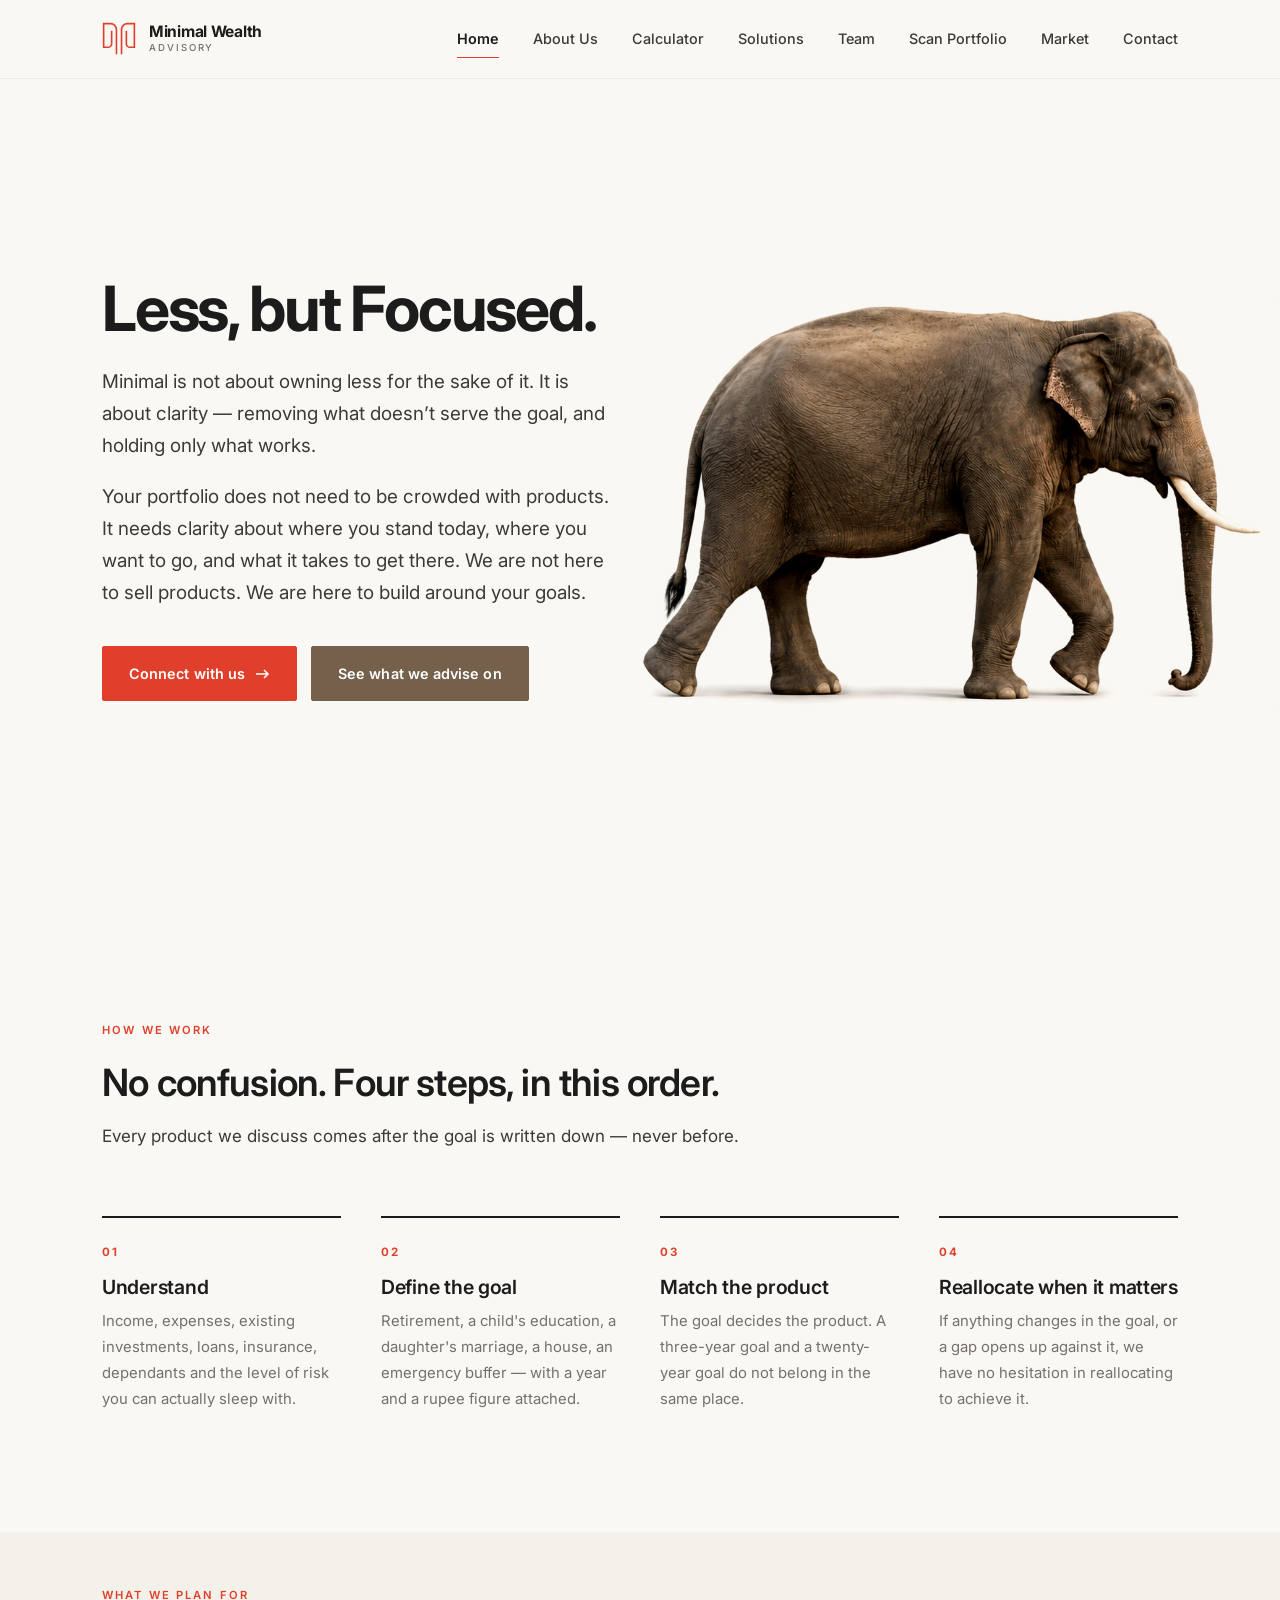
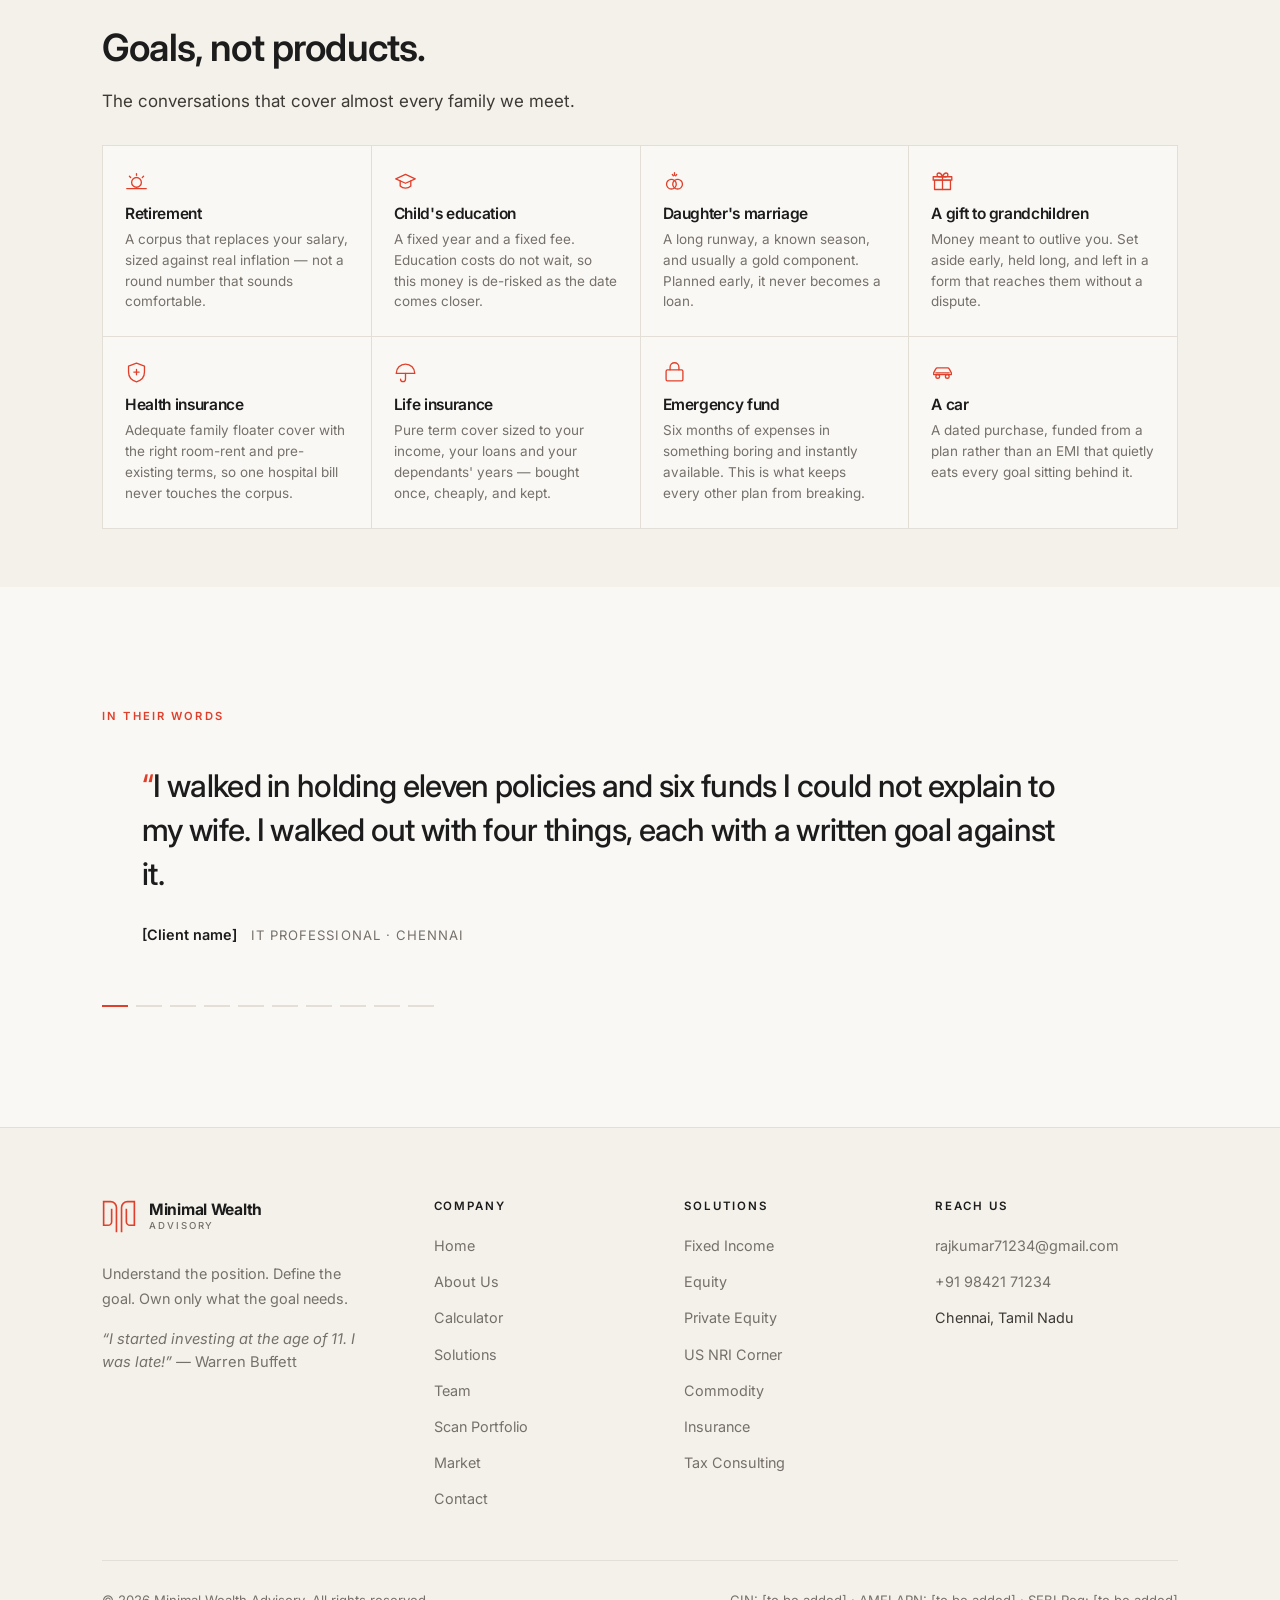
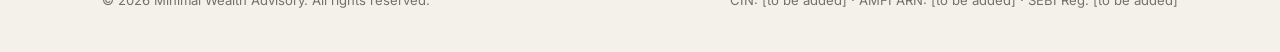
<file: index.html>
<!DOCTYPE html>
<html lang="en">
<head>
<meta charset="utf-8">
<meta name="viewport" content="width=device-width, initial-scale=1">
<title>Minimal Wealth Advisory — Fewer decisions. Better outcomes.</title>
<meta name="description" content="Minimal Wealth Advisory helps you understand your financial position and park your money in only what your goal actually requires — mutual funds, PMS, bonds, AIF, SIF and insurance.">
<link rel="icon" href="favicon.svg" type="image/svg+xml">
<link rel="preconnect" href="https://fonts.googleapis.com">
<link rel="preconnect" href="https://fonts.gstatic.com" crossorigin>
<link href="https://fonts.googleapis.com/css2?family=Inter:wght@400;500;600;700&display=swap" rel="stylesheet">
<link rel="stylesheet" href="assets/css/style.css?v=20260902n">
</head>
<body>

<header class="site-header">
  <div class="shell site-header__inner">
    <a class="logo" href="index.html" aria-label="Minimal Wealth Advisory — home">
      <svg class="logo__mark" viewBox="58 68 187 187" aria-hidden="true" fill="none" stroke="#E0402B" stroke-width="9" stroke-linecap="butt" stroke-linejoin="miter">
        <path d="M111 116V187A20 20 0 0 1 91 207H67V77h38A32.5 32.5 0 0 1 137.5 109.5V246"/>
        <path d="M192 116V187A20 20 0 0 0 212 207h24V77h-38A32.5 32.5 0 0 0 165.5 109.5V246"/>
      </svg>
      <span class="logo__text">
        <span class="logo__name">Minimal Wealth</span>
        <span class="logo__sub">Advisory</span>
      </span>
    </a>
    <button class="nav-toggle" aria-expanded="false" aria-controls="primary-nav" aria-label="Open menu">
      <span></span><span></span><span></span>
    </button>
    <nav class="nav" id="primary-nav">
      <a href="index.html" aria-current="page">Home</a>
      <a href="about.html">About Us</a>
      <a href="calculator.html">Calculator</a>
      <a href="solutions.html">Solutions</a>
      <a href="team.html">Team</a>
      <a href="scan.html">Scan Portfolio</a>
      <a href="market.html">Market</a>
      <a href="contact.html">Contact</a>
    </nav>
  </div>
</header>

<main>

  <!-- ================================================================ hero -->
  <section class="hero">
    <div class="hero__media" aria-hidden="true">
      <img src="assets/img/hero-blend.jpg" alt="">
    </div>

    <div class="shell">
      <div class="hero__top">
        <div class="hero__text">
          <h1 class="display balance">Less, but Focused.</h1>
          <p class="lead">
            Minimal is not about owning less for the sake of it. It is about clarity &mdash;
            removing what doesn&rsquo;t serve the goal, and holding only what works.
          </p>
          <p class="lead">
            Your portfolio does not need to be crowded with products. It needs clarity about
            where you stand today, where you want to go, and what it takes to get there.
            We are not here to sell products. We are here to build around your goals.
          </p>
          <div class="hero__actions">
            <a class="btn btn--accent" href="contact.html">Connect with us
              <svg class="btn__arrow" width="15" height="10" viewBox="0 0 15 10" fill="none" stroke="currentColor" stroke-width="1.6" aria-hidden="true"><path d="M1 5h12M9 1l4 4-4 4"/></svg>
            </a>
            <a class="btn btn--brown" href="solutions.html">See what we advise on</a>
          </div>
        </div>
      </div>

    </div>
  </section>


  <!-- ============================================================== steps -->
  <section class="section">
    <div class="shell">
      <div class="sec-head reveal">
        <span class="eyebrow">How we work</span>
        <h2 class="h2 balance">No confusion. Four steps, in this order.</h2>
        <p>Every product we discuss comes after the goal is written down — never before.</p>
      </div>

      <div class="steps reveal">
        <div class="step">
          <span class="step__num">01</span>
          <h3 class="h3">Understand</h3>
          <p>Income, expenses, existing investments, loans, insurance, dependants and the level of risk you can actually sleep with.</p>
        </div>
        <div class="step">
          <span class="step__num">02</span>
          <h3 class="h3">Define the goal</h3>
          <p>Retirement, a child's education, a daughter's marriage, a house, an emergency buffer — with a year and a rupee figure attached.</p>
        </div>
        <div class="step">
          <span class="step__num">03</span>
          <h3 class="h3">Match the product</h3>
          <p>The goal decides the product. A three-year goal and a twenty-year goal do not belong in the same place.</p>
        </div>
        <div class="step">
          <span class="step__num">04</span>
          <h3 class="h3">Reallocate when it matters</h3>
          <p>If anything changes in the goal, or a gap opens up against it, we have no hesitation in reallocating to achieve it.</p>
        </div>
      </div>
    </div>
  </section>


  <!-- ============================================================== goals -->
  <section class="section section--alt section--fit">
    <div class="shell">
      <div class="sec-head reveal">
        <span class="eyebrow">What we plan for</span>
        <h2 class="h2 balance">Goals, not products.</h2>
        <p>The conversations that cover almost every family we meet.</p>
      </div>

      <div class="goals goals--4 reveal">
        <div class="goal">
          <svg class="goal__icon" viewBox="0 0 26 26" fill="none" stroke="currentColor" stroke-width="1.5" stroke-linecap="round" aria-hidden="true">
            <circle cx="13" cy="14" r="5.5"/><path d="M2 21h22"/><path d="M13 4v2M5 7l1.4 1.4M21 7l-1.4 1.4"/>
          </svg>
          <h3>Retirement</h3>
          <p>A corpus that replaces your salary, sized against real inflation — not a round number that sounds comfortable.</p>
        </div>
        <div class="goal">
          <svg class="goal__icon" viewBox="0 0 26 26" fill="none" stroke="currentColor" stroke-width="1.5" stroke-linecap="round" stroke-linejoin="round" aria-hidden="true">
            <path d="M2 10l11-5 11 5-11 5-11-5z"/><path d="M7 12.2V18s2.5 2.5 6 2.5 6-2.5 6-2.5v-5.8"/>
          </svg>
          <h3>Child's education</h3>
          <p>A fixed year and a fixed fee. Education costs do not wait, so this money is de-risked as the date comes closer.</p>
        </div>
        <div class="goal">
          <svg class="goal__icon" viewBox="0 0 26 26" fill="none" stroke="currentColor" stroke-width="1.5" aria-hidden="true">
            <circle cx="9.5" cy="16" r="5.5"/><circle cx="16.5" cy="16" r="5.5"/><path d="M13 3v3M10.5 5l1.2 1.6M15.5 5l-1.2 1.6" stroke-linecap="round"/>
          </svg>
          <h3>Daughter's marriage</h3>
          <p>A long runway, a known season, and usually a gold component. Planned early, it never becomes a loan.</p>
        </div>
        <div class="goal">
          <svg class="goal__icon" viewBox="0 0 26 26" fill="none" stroke="currentColor" stroke-width="1.5" stroke-linecap="round" stroke-linejoin="round" aria-hidden="true">
            <path d="M4 11.5h18v10.5H4z"/><path d="M2.5 7.6h21v3.9h-21z"/><path d="M13 7.6V22"/>
            <path d="M13 7.6S11.4 3.4 9 3.4a2.1 2.1 0 0 0 0 4.2zM13 7.6s1.6-4.2 4-4.2a2.1 2.1 0 0 1 0 4.2z"/>
          </svg>
          <h3>A gift to grandchildren</h3>
          <p>Money meant to outlive you. Set aside early, held long, and left in a form that reaches them without a dispute.</p>
        </div>
        <div class="goal">
          <svg class="goal__icon" viewBox="0 0 26 26" fill="none" stroke="currentColor" stroke-width="1.5" stroke-linecap="round" stroke-linejoin="round" aria-hidden="true">
            <path d="M13 2.5l9 3.2v6.8c0 6-4 9.6-9 11-5-1.4-9-5-9-11V5.7l9-3.2z"/><path d="M13 9.5v6M10 12.5h6"/>
          </svg>
          <h3>Health insurance</h3>
          <p>Adequate family floater cover with the right room-rent and pre-existing terms, so one hospital bill never touches the corpus.</p>
        </div>
        <div class="goal">
          <svg class="goal__icon" viewBox="0 0 26 26" fill="none" stroke="currentColor" stroke-width="1.5" stroke-linecap="round" stroke-linejoin="round" aria-hidden="true">
            <path d="M2.5 14a10.5 10.5 0 0 1 21 0z"/><path d="M13 14v6.5a2.8 2.8 0 0 1-5.6 0"/>
          </svg>
          <h3>Life insurance</h3>
          <p>Pure term cover sized to your income, your loans and your dependants' years — bought once, cheaply, and kept.</p>
        </div>
        <div class="goal">
          <svg class="goal__icon" viewBox="0 0 26 26" fill="none" stroke="currentColor" stroke-width="1.5" stroke-linecap="round" stroke-linejoin="round" aria-hidden="true">
            <rect x="3.5" y="10" width="19" height="12.5" rx="1.5"/><path d="M8 10V7a5 5 0 0 1 10 0v3"/>
          </svg>
          <h3>Emergency fund</h3>
          <p>Six months of expenses in something boring and instantly available. This is what keeps every other plan from breaking.</p>
        </div>
        <div class="goal">
          <svg class="goal__icon" viewBox="0 0 26 26" fill="none" stroke="currentColor" stroke-width="1.5" stroke-linecap="round" stroke-linejoin="round" aria-hidden="true">
            <path d="M3 15.4v-2l2.4-4.5A2 2 0 0 1 7.2 7.8h11.6a2 2 0 0 1 1.8 1.1l2.4 4.5v2z"/>
            <path d="M5.4 13.4h15.2"/>
            <circle cx="7.6" cy="17.4" r="2.1"/><circle cx="18.4" cy="17.4" r="2.1"/>
          </svg>
          <h3>A car</h3>
          <p>A dated purchase, funded from a plan rather than an EMI that quietly eats every goal sitting behind it.</p>
        </div>
      </div>
    </div>
  </section>


  <!-- ======================================================= testimonial -->
  <section class="section">
    <div class="shell">
      <span class="eyebrow reveal">In their words</span>

      <!-- SAMPLE COPY — replace with real, permissioned client quotes before launch -->
      <div class="trot reveal" id="trot" aria-live="polite">
        <blockquote class="trot__item is-active">
          <p><span class="quote__mark">&ldquo;</span>I walked in holding eleven policies and six funds I could not explain to my wife. I walked out with four things, each with a written goal against it.</p>
          <footer class="trot__who"><span class="trot__name">[Client name]</span><span class="trot__meta">IT professional &middot; Chennai</span></footer>
        </blockquote>
        <blockquote class="trot__item">
          <p><span class="quote__mark">&ldquo;</span>My daughter&rsquo;s fees are due in 2031. That number is now written on a sheet with the exact SIP against it. I stopped checking the market every morning.</p>
          <footer class="trot__who"><span class="trot__name">[Client name]</span><span class="trot__meta">Doctor &middot; Coimbatore</span></footer>
        </blockquote>
        <blockquote class="trot__item">
          <p><span class="quote__mark">&ldquo;</span>I asked about PMS because a friend had one. I was told plainly that my emergency fund and term cover were missing, and that PMS made no sense until they were in place.</p>
          <footer class="trot__who"><span class="trot__name">[Client name]</span><span class="trot__meta">Business owner &middot; Madurai</span></footer>
        </blockquote>
        <blockquote class="trot__item">
          <p><span class="quote__mark">&ldquo;</span>The health policy I had was capping room rent at one percent. I did not know what that meant until it was explained with an actual hospital bill. We fixed it in a fortnight.</p>
          <footer class="trot__who"><span class="trot__name">[Client name]</span><span class="trot__meta">Schoolteacher &middot; Salem</span></footer>
        </blockquote>
        <blockquote class="trot__item">
          <p><span class="quote__mark">&ldquo;</span>My daughter&rsquo;s wedding is eight years away. There is a plan for it now, with a gold component, and I am not going to have to take a loan for it.</p>
          <footer class="trot__who"><span class="trot__name">[Client name]</span><span class="trot__meta">Retired banker &middot; Trichy</span></footer>
        </blockquote>
        <blockquote class="trot__item">
          <p><span class="quote__mark">&ldquo;</span>What I appreciated was the review call after the March fall. No panic, no new product, no &ldquo;opportunity&rdquo;. Just a look at the gap to goal.</p>
          <footer class="trot__who"><span class="trot__name">[Client name]</span><span class="trot__meta">Senior manager &middot; Bengaluru</span></footer>
        </blockquote>
        <blockquote class="trot__item">
          <p><span class="quote__mark">&ldquo;</span>I am an NRI and paperwork was my main fear. Onboarding, nominations and the tax questions were all handled properly the first time.</p>
          <footer class="trot__who"><span class="trot__name">[Client name]</span><span class="trot__meta">Engineer &middot; Dubai</span></footer>
        </blockquote>
        <blockquote class="trot__item">
          <p><span class="quote__mark">&ldquo;</span>My retirement number was a round figure I had picked because it sounded nice. It got recalculated against real inflation and my actual expenses.</p>
          <footer class="trot__who"><span class="trot__name">[Client name]</span><span class="trot__meta">Manufacturing executive &middot; Hosur</span></footer>
        </blockquote>
        <blockquote class="trot__item">
          <p><span class="quote__mark">&ldquo;</span>The cost of every product was shown to me in rupees per year, not in percentages. Nobody had ever done that before. It changed two of my decisions immediately.</p>
          <footer class="trot__who"><span class="trot__name">[Client name]</span><span class="trot__meta">Consultant &middot; Chennai</span></footer>
        </blockquote>
        <blockquote class="trot__item">
          <p><span class="quote__mark">&ldquo;</span>When my income changed, the plan changed with it the same month. No lecture, no delay &mdash; just a reallocation and a new number to aim at.</p>
          <footer class="trot__who"><span class="trot__name">[Client name]</span><span class="trot__meta">Architect &middot; Pondicherry</span></footer>
        </blockquote>
      </div>

      <div class="trot__dots" id="trot-dots"></div>
    </div>
  </section>

  <!-- ================================================================ cta -->

</main>

<footer class="site-footer">
  <div class="shell footer">
    <div class="footer__top">
      <div>
        <a class="logo" href="index.html">
          <svg class="logo__mark" viewBox="58 68 187 187" aria-hidden="true" fill="none" stroke="#E0402B" stroke-width="9" stroke-linecap="butt" stroke-linejoin="miter">
        <path d="M111 116V187A20 20 0 0 1 91 207H67V77h38A32.5 32.5 0 0 1 137.5 109.5V246"/>
        <path d="M192 116V187A20 20 0 0 0 212 207h24V77h-38A32.5 32.5 0 0 0 165.5 109.5V246"/>
      </svg>
          <span class="logo__text">
            <span class="logo__name">Minimal Wealth</span>
            <span class="logo__sub">Advisory</span>
          </span>
        </a>
        <p class="footer__tag">Understand the position. Define the goal. Own only what the goal needs.</p>
        <p class="footer__quote">&ldquo;I started investing at the age of 11. I was late!&rdquo; &mdash; <cite>Warren Buffett</cite></p>
      </div>
      <div>
        <h4>Company</h4>
        <ul>
          <li><a href="index.html">Home</a></li>
          <li><a href="about.html">About Us</a></li>
          <li><a href="calculator.html">Calculator</a></li>
          <li><a href="solutions.html">Solutions</a></li>
          <li><a href="team.html">Team</a></li>
          <li><a href="scan.html">Scan Portfolio</a></li>
          <li><a href="market.html">Market</a></li>
          <li><a href="contact.html">Contact</a></li>
        </ul>
      </div>
      <div>
        <h4>Solutions</h4>
        <ul>
          <li><a href="solutions.html#fixed-income">Fixed Income</a></li>
          <li><a href="solutions.html#equity">Equity</a></li>
          <li><a href="solutions.html#private-equity">Private Equity</a></li>
          <li><a href="solutions.html#us-nri">US NRI Corner</a></li>
          <li><a href="solutions.html#commodity">Commodity</a></li>
          <li><a href="solutions.html#insurance">Insurance</a></li>
          <li><a href="solutions.html#tax">Tax Consulting</a></li>
        </ul>
      </div>
      <div>
        <h4>Reach us</h4>
        <ul>
          <li><a href="mailto:rajkumar71234@gmail.com">rajkumar71234@gmail.com</a></li>
          <li><a href="tel:+919842171234">+91 98421 71234</a></li>
          <li>Chennai, Tamil Nadu</li>
        </ul>
      </div>
    </div>

    <div class="footer__bottom">
      <span>&copy; <span data-year>2026</span> Minimal Wealth Advisory. All rights reserved.</span>
      <span>CIN: [to be added] &middot; AMFI ARN: [to be added] &middot; SEBI Reg: [to be added]</span>
    </div>

  </div>
</footer>

<script src="assets/js/main.js?v=20260902n"></script>
</body>
</html>
</file>
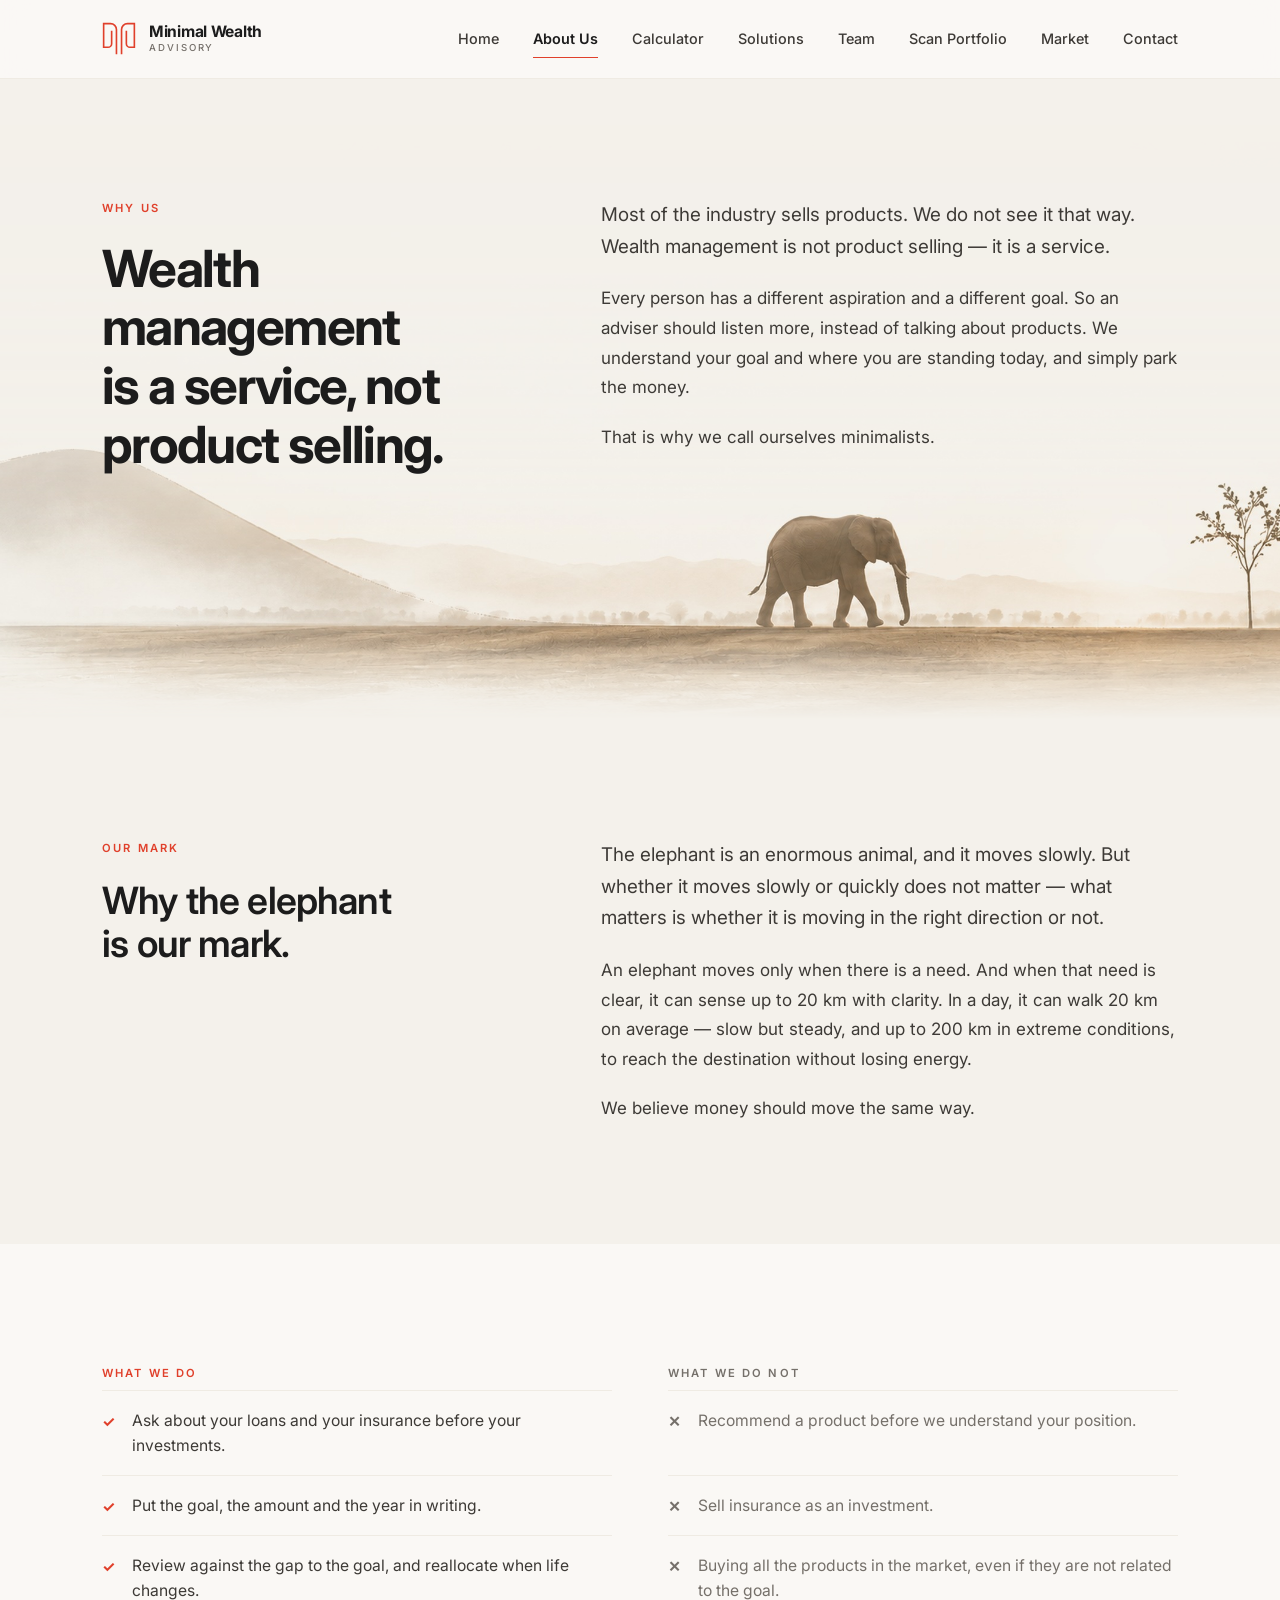
<file: about.html>
<!DOCTYPE html>
<html lang="en">
<head>
<meta charset="utf-8">
<meta name="viewport" content="width=device-width, initial-scale=1">
<title>About Us — Minimal Wealth Advisory</title>
<meta name="description" content="Minimal Wealth Advisory begins with your financial position, writes the goal down before recommending anything, and keeps the list short enough that you can explain every line of it yourself.">
<link rel="icon" href="favicon.svg" type="image/svg+xml">
<link rel="preconnect" href="https://fonts.googleapis.com">
<link rel="preconnect" href="https://fonts.gstatic.com" crossorigin>
<link href="https://fonts.googleapis.com/css2?family=Inter:wght@400;500;600;700&display=swap" rel="stylesheet">
<link rel="stylesheet" href="assets/css/style.css?v=20260902n">
</head>
<body>

<header class="site-header">
  <div class="shell site-header__inner">
    <a class="logo" href="index.html" aria-label="Minimal Wealth Advisory — home">
      <svg class="logo__mark" viewBox="58 68 187 187" aria-hidden="true" fill="none" stroke="#E0402B" stroke-width="9" stroke-linecap="butt" stroke-linejoin="miter">
        <path d="M111 116V187A20 20 0 0 1 91 207H67V77h38A32.5 32.5 0 0 1 137.5 109.5V246"/>
        <path d="M192 116V187A20 20 0 0 0 212 207h24V77h-38A32.5 32.5 0 0 0 165.5 109.5V246"/>
      </svg>
      <span class="logo__text">
        <span class="logo__name">Minimal Wealth</span>
        <span class="logo__sub">Advisory</span>
      </span>
    </a>
    <button class="nav-toggle" aria-expanded="false" aria-controls="primary-nav" aria-label="Open menu">
      <span></span><span></span><span></span>
    </button>
    <nav class="nav" id="primary-nav">
      <a href="index.html">Home</a>
      <a href="about.html" aria-current="page">About Us</a>
      <a href="calculator.html">Calculator</a>
      <a href="solutions.html">Solutions</a>
      <a href="team.html">Team</a>
      <a href="scan.html">Scan Portfolio</a>
      <a href="market.html">Market</a>
      <a href="contact.html">Contact</a>
    </nav>
  </div>
</header>

<main>

  <!-- ============================================================= why us -->
  <section class="section section--why">
    <div class="wband" aria-hidden="true"><img src="assets/img/why-band.jpg" alt=""></div>
    <div class="shell grid grid--split">
      <div class="reveal">
        <span class="eyebrow">Why us</span>
        <h1 class="h1 balance">Wealth management is a service, not product selling.</h1>
      </div>
      <div class="reveal">
        <p class="lead">
          Most of the industry sells products. We do not see it that way. Wealth management is not
          product selling &mdash; it is a service.
        </p>
        <p>
          Every person has a different aspiration and a different goal. So an adviser should listen
          more, instead of talking about products. We understand your goal and where you are
          standing today, and simply park the money.
        </p>
        <p>
          That is why we call ourselves minimalists.
        </p>
      </div>
    </div>
  </section>

  <!-- =========================================================== our mark -->
  <section class="section section--alt">
    <div class="shell grid grid--split">
      <div class="reveal">
        <span class="eyebrow">Our mark</span>
        <h2 class="h2 balance">Why the elephant is our mark.</h2>
      </div>
      <div class="reveal">
        <p class="lead">
          The elephant is an enormous animal, and it moves slowly. But whether it moves slowly
          or quickly does not matter &mdash; what matters is whether it is moving in the right
          direction or not.
        </p>
        <p>
          An elephant moves only when there is a need. And when that need is clear, it can sense
          up to 20&nbsp;km with clarity. In a day, it can walk 20&nbsp;km on average &mdash; slow but
          steady, and up to 200&nbsp;km in extreme conditions, to reach the destination without
          losing energy.
        </p>
        <p>
          We believe money should move the same way.
        </p>
      </div>
    </div>
  </section>

  <!-- ======================================================== do / do not -->
  <section class="section">
    <div class="shell">
      <div class="pledges reveal">
        <span class="eyebrow">What we do</span>
        <span class="eyebrow eyebrow--muted">What we do not</span>

        <p class="pl pl--do">Ask about your loans and your insurance before your investments.</p>
        <p class="pl pl--dont">Recommend a product before we understand your position.</p>

        <p class="pl pl--do">Put the goal, the amount and the year in writing.</p>
        <p class="pl pl--dont">Sell insurance as an investment.</p>

        <p class="pl pl--do">Review against the gap to the goal, and reallocate when life changes.</p>
        <p class="pl pl--dont">Buying all the products in the market, even if they are not related to the goal.</p>
      </div>
    </div>
  </section>

</main>



<script src="assets/js/main.js?v=20260902n"></script>
</body>
</html>
</file>
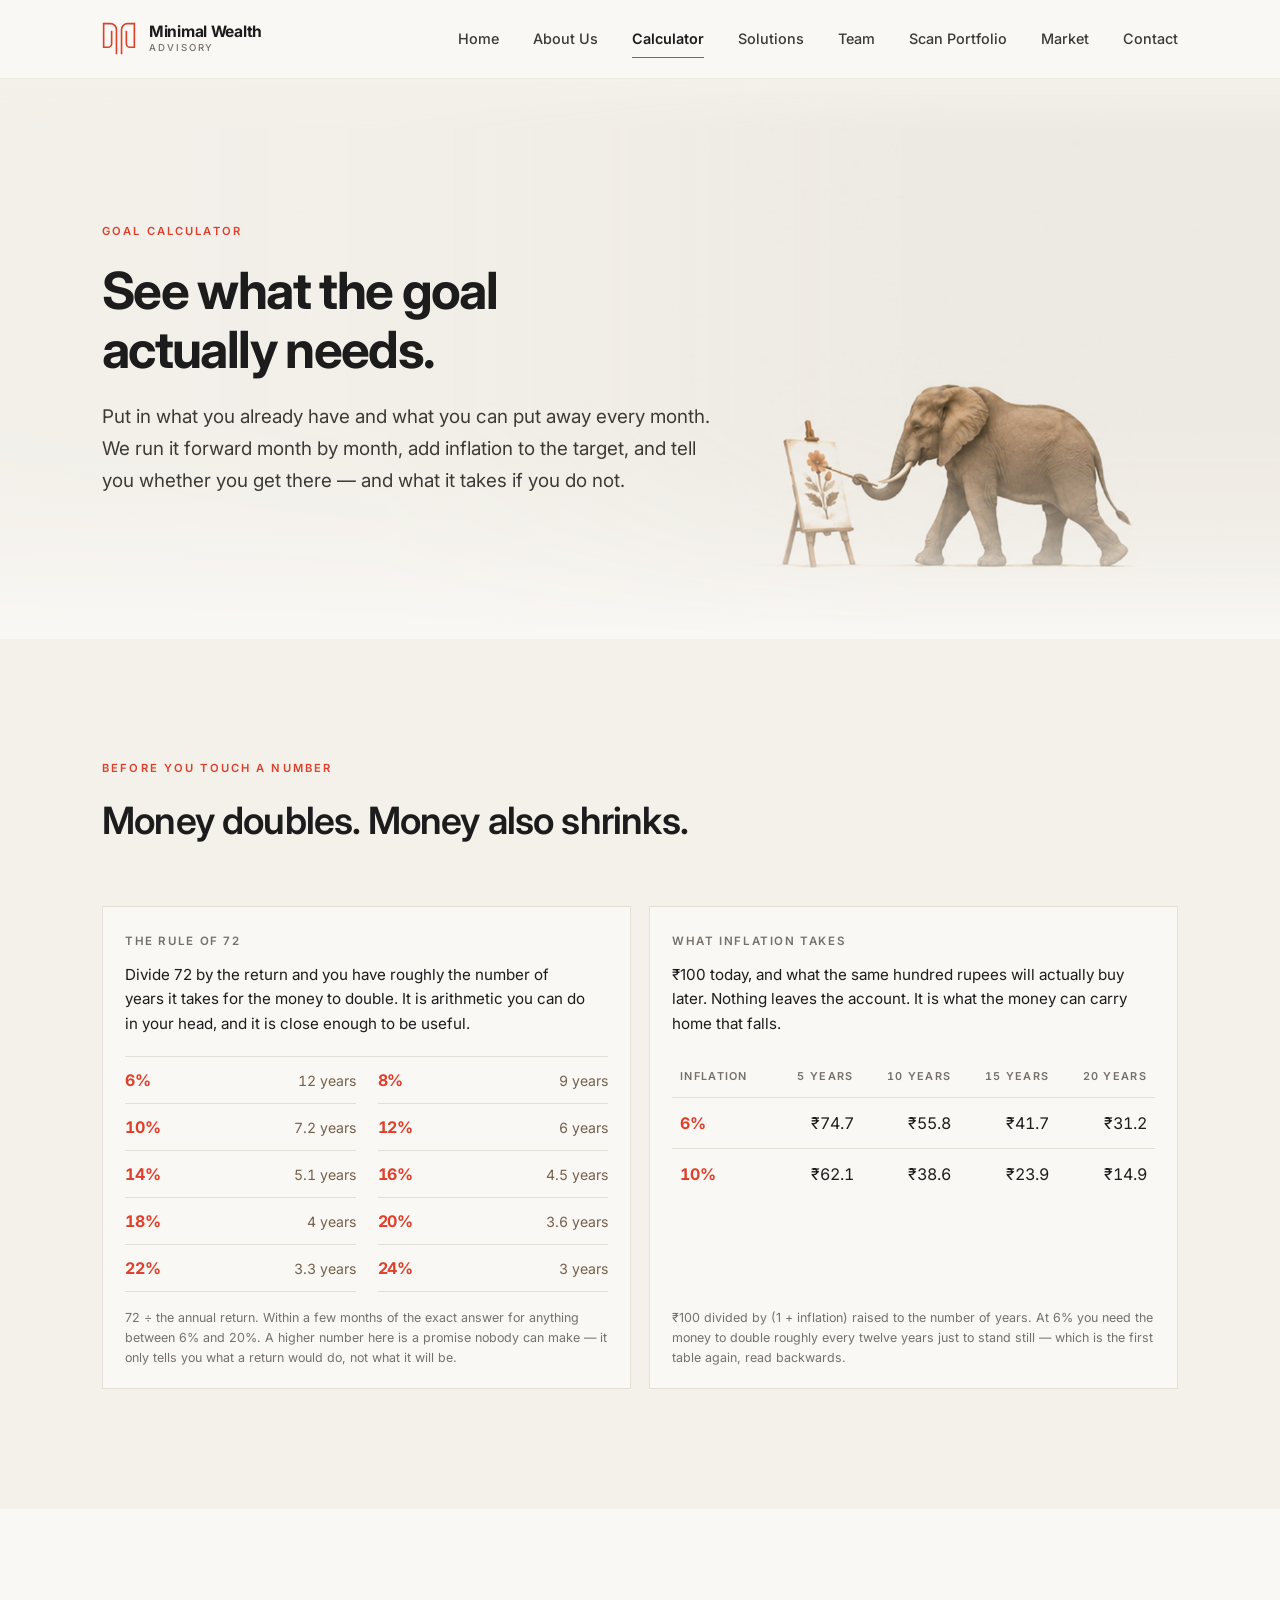
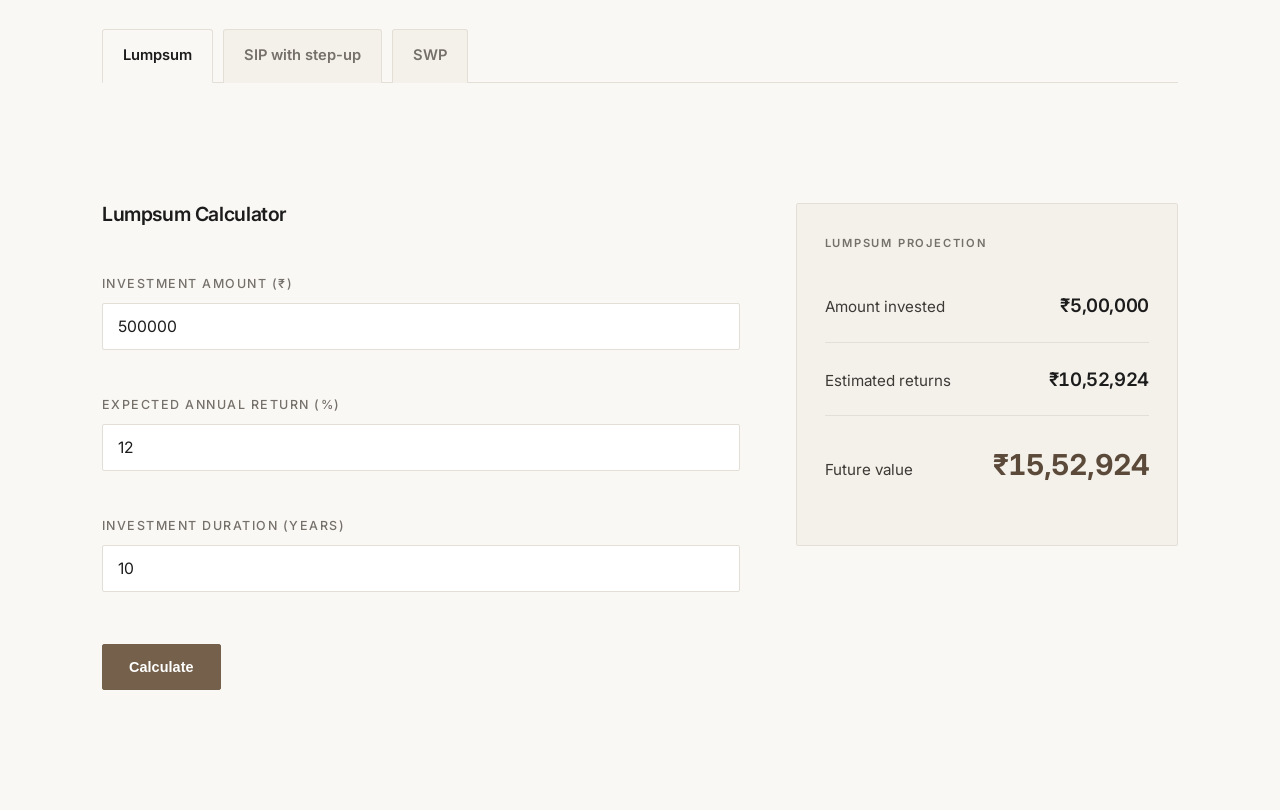
<file: calculator.html>
<!DOCTYPE html>
<html lang="en">
<head>
<meta charset="utf-8">
<meta name="viewport" content="width=device-width, initial-scale=1">
<title>Goal Calculator — Minimal Wealth Advisory</title>
<meta name="description" content="Work out what your goal actually needs. SIP, STP, lumpsum additions and exits, inflation and a return assumption by asset type — projected month by month.">
<link rel="icon" href="favicon.svg" type="image/svg+xml">
<link rel="preconnect" href="https://fonts.googleapis.com">
<link rel="preconnect" href="https://fonts.gstatic.com" crossorigin>
<link href="https://fonts.googleapis.com/css2?family=Inter:wght@400;500;600;700&display=swap" rel="stylesheet">
<link rel="stylesheet" href="assets/css/style.css?v=20260902n">
</head>
<body>

<header class="site-header">
  <div class="shell site-header__inner">
    <a class="logo" href="index.html" aria-label="Minimal Wealth Advisory — home">
      <svg class="logo__mark" viewBox="58 68 187 187" aria-hidden="true" fill="none" stroke="#E0402B" stroke-width="9" stroke-linecap="butt" stroke-linejoin="miter">
        <path d="M111 116V187A20 20 0 0 1 91 207H67V77h38A32.5 32.5 0 0 1 137.5 109.5V246"/>
        <path d="M192 116V187A20 20 0 0 0 212 207h24V77h-38A32.5 32.5 0 0 0 165.5 109.5V246"/>
      </svg>
      <span class="logo__text">
        <span class="logo__name">Minimal Wealth</span>
        <span class="logo__sub">Advisory</span>
      </span>
    </a>
    <button class="nav-toggle" aria-expanded="false" aria-controls="primary-nav" aria-label="Open menu">
      <span></span><span></span><span></span>
    </button>
    <nav class="nav" id="primary-nav">
      <a href="index.html">Home</a>
      <a href="about.html">About Us</a>
      <a href="calculator.html" aria-current="page">Calculator</a>
      <a href="solutions.html">Solutions</a>
      <a href="team.html">Team</a>
      <a href="scan.html">Scan Portfolio</a>
      <a href="market.html">Market</a>
      <a href="contact.html">Contact</a>
    </nav>
  </div>
</header>

<main>

  <section class="page-head page-head--band">
    <div class="pband pband--calc" aria-hidden="true"><img src="assets/img/band-calculator.jpg" alt=""></div>
    <div class="shell">
      <span class="eyebrow">Goal calculator</span>
      <h1 class="h1 balance">See what the goal actually needs.</h1>
      <p class="lead">
        Put in what you already have and what you can put away every month. We run it forward
        month by month, add inflation to the target, and tell you whether you get there &mdash;
        and what it takes if you do not.
      </p>
    </div>
  </section>


  <!-- ============================================ two rules worth knowing -->
  <section class="section section--alt">
    <div class="shell">
      <div class="sec-head reveal">
        <span class="eyebrow">Before you touch a number</span>
        <h2 class="h2 balance">Money doubles. Money also shrinks.</h2>
      </div>

      <div class="rules reveal">

        <div class="rule">
          <span class="rule__k">The rule of 72</span>
          <p class="rule__lead">Divide 72 by the return and you have roughly the number of
             years it takes for the money to double. It is arithmetic you can do in your
             head, and it is close enough to be useful.</p>
          <ul class="r72">
            <li><b>6%</b><span>12 years</span></li>
            <li><b>8%</b><span>9 years</span></li>
            <li><b>10%</b><span>7.2 years</span></li>
            <li><b>12%</b><span>6 years</span></li>
            <li><b>14%</b><span>5.1 years</span></li>
            <li><b>16%</b><span>4.5 years</span></li>
            <li><b>18%</b><span>4 years</span></li>
            <li><b>20%</b><span>3.6 years</span></li>
            <li><b>22%</b><span>3.3 years</span></li>
            <li><b>24%</b><span>3 years</span></li>
          </ul>
          <span class="rule__src">72 &divide; the annual return. Within a few months of the
            exact answer for anything between 6% and 20%. A higher number here is a promise
            nobody can make &mdash; it only tells you what a return would do, not what it
            will be.</span>
        </div>

        <div class="rule">
          <span class="rule__k">What inflation takes</span>
          <p class="rule__lead">&#8377;100 today, and what the same hundred rupees will
             actually buy later. Nothing leaves the account. It is what the money can carry
             home that falls.</p>
          <div class="infwrap">
            <table class="inftab">
              <thead>
                <tr>
                  <th scope="col">Inflation</th>
                  <th scope="col">5 years</th>
                  <th scope="col">10 years</th>
                  <th scope="col">15 years</th>
                  <th scope="col">20 years</th>
                </tr>
              </thead>
              <tbody>
                <tr>
                  <th scope="row">6%</th>
                  <td>&#8377;74.7</td><td>&#8377;55.8</td><td>&#8377;41.7</td><td>&#8377;31.2</td>
                </tr>
                <tr>
                  <th scope="row">10%</th>
                  <td>&#8377;62.1</td><td>&#8377;38.6</td><td>&#8377;23.9</td><td>&#8377;14.9</td>
                </tr>
              </tbody>
            </table>
          </div>
          <span class="rule__src">&#8377;100 divided by (1 + inflation) raised to the number of
            years. At 6% you need the money to double roughly every twelve years just to
            stand still &mdash; which is the first table again, read backwards.</span>
        </div>

      </div>
    </div>
  </section>


  <section class="section" style="padding-bottom:0">
    <div class="shell">
      <div class="ctabs" role="tablist" aria-label="Choose a calculator">
        <button class="ctab is-on" role="tab" aria-selected="true"  data-panel="lumpsum">Lumpsum</button>
        <button class="ctab"       role="tab" aria-selected="false" data-panel="stepup">SIP with step-up</button>
        <button class="ctab"       role="tab" aria-selected="false" data-panel="swp">SWP</button>
      </div>
    </div>
  </section>

  <!-- ============================================================ lumpsum -->
  <!-- ============================================================= lumpsum -->
  <section class="section cpanel" id="panel-lumpsum">
    <div class="shell">
      <div class="calc">
        <form class="calc__form form calc__form--stack" id="lump-form" novalidate>
          <h2 class="h3 calc__title">Lumpsum Calculator</h2>
          <div class="field">
            <label for="l-amount">Investment amount (&#8377;)</label>
            <input type="number" id="l-amount" min="0" step="10000" value="500000">
          </div>
          <div class="field">
            <label for="l-rate">Expected annual return (%)</label>
            <input type="number" id="l-rate" min="0" max="30" step="0.5" value="12">
          </div>
          <div class="field">
            <label for="l-years">Investment duration (years)</label>
            <input type="number" id="l-years" min="1" max="50" value="10">
          </div>
          <button class="btn btn--brown" type="submit">Calculate</button>
        </form>

        <aside class="calc__out">
          <span class="calc__eyebrow">Lumpsum projection</span>
          <dl class="proj">
            <div class="proj__row"><dt>Amount invested</dt><dd id="l-invested">&mdash;</dd></div>
            <div class="proj__row"><dt>Estimated returns</dt><dd id="l-growth">&mdash;</dd></div>
            <div class="proj__row proj__row--lead"><dt>Future value</dt><dd id="l-value">&mdash;</dd></div>
          </dl>
        </aside>
      </div>
    </div>
  </section>

  <!-- ============================================================= step-up -->
  <section class="section cpanel" id="panel-stepup" hidden>
    <div class="shell">
      <div class="calc">
        <form class="calc__form form calc__form--stack" id="step-form" novalidate>
          <h2 class="h3 calc__title">SIP with Annual Step-Up</h2>
          <div class="field">
            <label for="s-sip">Starting monthly SIP (&#8377;)</label>
            <input type="number" id="s-sip" min="0" step="500" value="10000">
          </div>
          <div class="field">
            <label for="s-step">Annual step-up (%)</label>
            <input type="number" id="s-step" min="0" max="50" step="1" value="10">
          </div>
          <div class="field">
            <label for="s-rate">Expected annual return (%)</label>
            <input type="number" id="s-rate" min="0" max="30" step="0.5" value="12">
          </div>
          <div class="field">
            <label for="s-years">Duration (years)</label>
            <input type="number" id="s-years" min="1" max="50" value="15">
          </div>
          <button class="btn btn--brown" type="submit">Calculate</button>
        </form>

        <aside class="calc__out">
          <span class="calc__eyebrow">Step-up SIP projection</span>
          <dl class="proj">
            <div class="proj__row"><dt>Total invested</dt><dd id="s-invested">&mdash;</dd></div>
            <div class="proj__row"><dt>Estimated returns</dt><dd id="s-growth">&mdash;</dd></div>
            <div class="proj__row proj__row--lead"><dt>Total corpus</dt><dd id="s-value">&mdash;</dd></div>
          </dl>
        </aside>
      </div>
    </div>
  </section>

  <!-- ================================================================= swp -->
  <section class="section cpanel" id="panel-swp" hidden>
    <div class="shell">
      <div class="calc">
        <form class="calc__form form calc__form--stack" id="swp-form" novalidate>
          <h2 class="h3 calc__title">SWP Calculator</h2>
          <div class="field">
            <label for="w-corpus">Invested corpus (&#8377;)</label>
            <input type="number" id="w-corpus" min="0" step="100000" value="5000000">
          </div>
          <div class="field">
            <label for="w-draw">Monthly withdrawal (&#8377;)</label>
            <input type="number" id="w-draw" min="0" step="1000" value="30000">
          </div>
          <div class="field">
            <label for="w-step">Annual step-up in the withdrawal (%)</label>
            <input type="number" id="w-step" min="0" max="15" step="0.5" value="0">
          </div>
          <div class="field">
            <label for="w-rate">Expected annual return (%)</label>
            <input type="number" id="w-rate" min="0" max="20" step="0.5" value="10">
          </div>
          <div class="field">
            <label for="w-years">Withdrawal duration (years)</label>
            <input type="number" id="w-years" min="1" max="60" value="20">
          </div>
          <button class="btn btn--brown" type="submit">Calculate</button>
        </form>

        <aside class="calc__out">
          <span class="calc__eyebrow">SWP projection</span>
          <dl class="proj">
            <div class="proj__row"><dt>Total withdrawn</dt><dd id="w-total">&mdash;</dd></div>
            <div class="proj__row proj__row--lead"><dt>Remaining corpus</dt><dd id="w-left">&mdash;</dd></div>
            <div class="proj__row"><dt>Corpus status</dt><dd id="w-lasts">&mdash;</dd></div>
          </dl>
        </aside>
      </div>
    </div>
  </section>

</main>


<script src="assets/js/main.js?v=20260902n"></script>
<script src="assets/js/calc-tools.js?v=20260902n"></script>
</body>
</html>
</file>
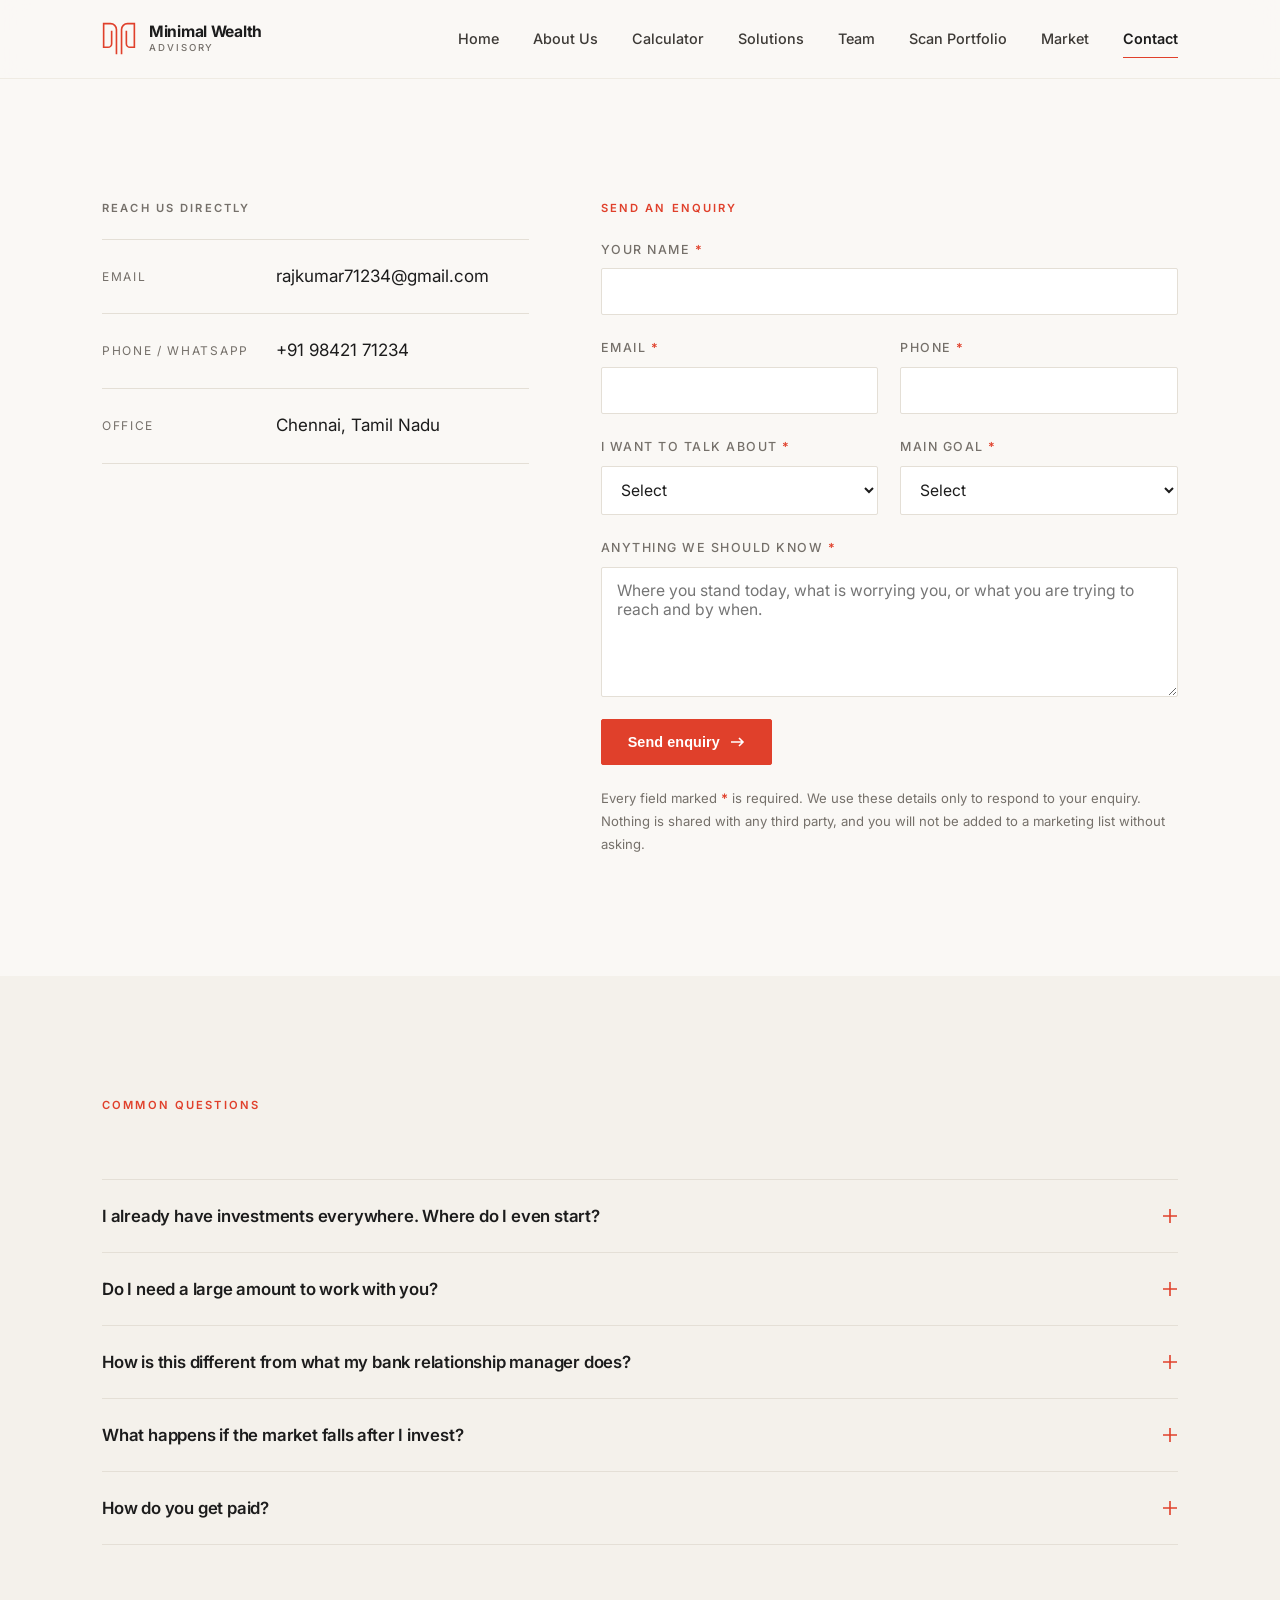
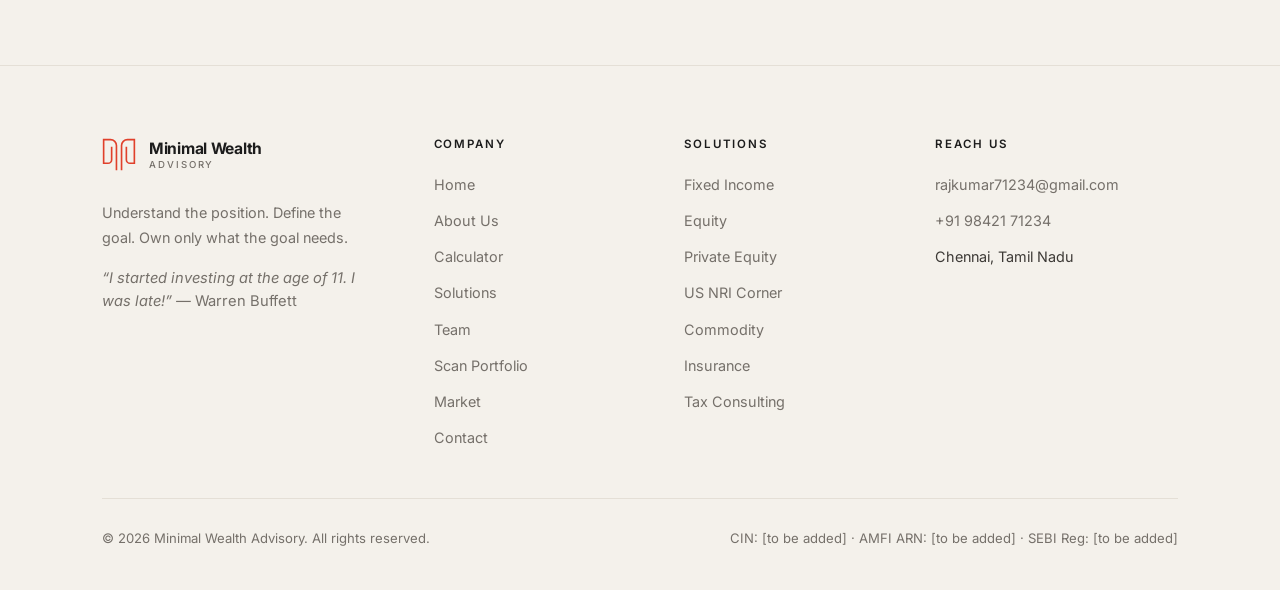
<file: contact.html>
<!DOCTYPE html>
<html lang="en">
<head>
<meta charset="utf-8">
<meta name="viewport" content="width=device-width, initial-scale=1">
<title>Contact — Minimal Wealth Advisory</title>
<meta name="description" content="Book a thirty-minute conversation with Minimal Wealth Advisory. No cost, no pitch. Chennai, Tamil Nadu.">
<link rel="icon" href="favicon.svg" type="image/svg+xml">
<link rel="preconnect" href="https://fonts.googleapis.com">
<link rel="preconnect" href="https://fonts.gstatic.com" crossorigin>
<link href="https://fonts.googleapis.com/css2?family=Inter:wght@400;500;600;700&display=swap" rel="stylesheet">
<link rel="stylesheet" href="assets/css/style.css?v=20260902n">
</head>
<body>

<header class="site-header">
  <div class="shell site-header__inner">
    <a class="logo" href="index.html" aria-label="Minimal Wealth Advisory — home">
      <svg class="logo__mark" viewBox="58 68 187 187" aria-hidden="true" fill="none" stroke="#E0402B" stroke-width="9" stroke-linecap="butt" stroke-linejoin="miter">
        <path d="M111 116V187A20 20 0 0 1 91 207H67V77h38A32.5 32.5 0 0 1 137.5 109.5V246"/>
        <path d="M192 116V187A20 20 0 0 0 212 207h24V77h-38A32.5 32.5 0 0 0 165.5 109.5V246"/>
      </svg>
      <span class="logo__text">
        <span class="logo__name">Minimal Wealth</span>
        <span class="logo__sub">Advisory</span>
      </span>
    </a>
    <button class="nav-toggle" aria-expanded="false" aria-controls="primary-nav" aria-label="Open menu">
      <span></span><span></span><span></span>
    </button>
    <nav class="nav" id="primary-nav">
      <a href="index.html">Home</a>
      <a href="about.html">About Us</a>
      <a href="calculator.html">Calculator</a>
      <a href="solutions.html">Solutions</a>
      <a href="team.html">Team</a>
      <a href="scan.html">Scan Portfolio</a>
      <a href="market.html">Market</a>
      <a href="contact.html" aria-current="page">Contact</a>
    </nav>
  </div>
</header>

<main>

  </div>
  </div>
  </div>
  </div>
  </div>
  </div>
  </div>
  </div>
  </div>
  </div>
  </div>
  </div>

  <section class="section">
    <div class="shell grid grid--split">
      <h1 class="sr-only">Contact Minimal Wealth Advisory</h1>

      <!-- ======================================================= details -->
      <div class="reveal">
        <span class="eyebrow eyebrow--muted">Reach us directly</span>

        <dl class="contact-list">
          <div class="contact-row">
            <dt>Email</dt>
            <dd><a href="mailto:rajkumar71234@gmail.com">rajkumar71234@gmail.com</a></dd>
          </div>
          <div class="contact-row">
            <dt>Phone / WhatsApp</dt>
            <dd><a href="tel:+919842171234">+91 98421 71234</a></dd>
          </div>
          <div class="contact-row">
            <dt>Office</dt>
            <dd>Chennai, Tamil Nadu</dd>
          </div>
        </dl>

      </div>

      <!-- ========================================================== form -->
      <div class="reveal">
        <span class="eyebrow">Send an enquiry</span>

        <div class="form__status" id="form-status" role="status">
          Your mail application should now be open with the details filled in. If it did not
          open, please write to us directly at rajkumar71234@gmail.com.
        </div>

        <!--
          This form has no backend. By default it opens the visitor's mail client
          with everything pre-filled (see assets/js/main.js).
          To use a real form service, add an action, e.g.:
            <form class="form" id="enquiry-form" method="POST" action="https://formspree.io/f/YOURID">
          and update the data-mailto address below.
        -->
        <form class="form" id="enquiry-form" name="enquiry" method="POST" action="https://formsubmit.co/rajkumar71234@gmail.com">
          <input type="hidden" name="_subject" value="Website enquiry — minimalwealth">
          <input type="hidden" name="_next" value="https://rajkumar71234-ui.github.io/thanks.html">
          <input type="hidden" name="_captcha" value="false">
          <input type="hidden" name="_template" value="table">
          <p class="hp"><label>Leave this empty <input name="_honey"></label></p>

          <div class="field">
            <label for="name">Your name <span class="req">*</span></label>
            <input type="text" id="name" name="name" autocomplete="name" required>
          </div>

          <div class="field--row">
            <div class="field">
              <label for="email">Email <span class="req">*</span></label>
              <input type="email" id="email" name="email" autocomplete="email" required>
            </div>
            <div class="field">
              <label for="phone">Phone <span class="req">*</span></label>
              <input type="tel" id="phone" name="phone" autocomplete="tel" pattern="[0-9+ ]{10,15}" required>
            </div>
          </div>

          <div class="field--row">
            <div class="field">
              <label for="interest">I want to talk about <span class="req">*</span></label>
              <select id="interest" name="interest" required>
                <option value="">Select</option>
                <option>Not sure yet — start from the beginning</option>
                <option>Mutual Funds</option>
                <option>PMS</option>
                <option>Bonds</option>
                <option>AIF</option>
                <option>SIF</option>
                <option>Insurance</option>
                <option>Reviewing what I already hold</option>
              </select>
            </div>
            <div class="field">
              <label for="goal">Main goal <span class="req">*</span></label>
              <select id="goal" name="goal" required>
                <option value="">Select</option>
                <option>Retirement</option>
                <option>Child's education</option>
                <option>Daughter's marriage</option>
                <option>Health cover</option>
                <option>Life cover</option>
                <option>Emergency fund</option>
                <option>Buying a house</option>
                <option>Something else</option>
              </select>
            </div>
          </div>

          <div class="field">
            <label for="message">Anything we should know <span class="req">*</span></label>
            <textarea id="message" name="message" required placeholder="Where you stand today, what is worrying you, or what you are trying to reach and by when."></textarea>
          </div>

          <div>
            <button class="btn" type="submit">Send enquiry
              <svg class="btn__arrow" width="15" height="10" viewBox="0 0 15 10" fill="none" stroke="currentColor" stroke-width="1.6" aria-hidden="true"><path d="M1 5h12M9 1l4 4-4 4"/></svg>
            </button>
          </div>

          <p class="form__note">
            Every field marked <span class="req">*</span> is required. We use these details only to respond to your enquiry. Nothing is shared with any
            third party, and you will not be added to a marketing list without asking.
          </p>
        </form>
      </div>

    </div>
  </section>

  <!-- ================================================================ faq -->
  <section class="section section--alt">
    <div class="shell">
      <div class="sec-head reveal">
        <span class="eyebrow">Common questions</span>
      </div>

      <div class="acc reveal">
        <div class="acc__item">
          <button class="acc__btn" aria-expanded="false" aria-controls="faq1">
            I already have investments everywhere. Where do I even start?
            <svg class="acc__sign" width="16" height="16" viewBox="0 0 16 16" fill="none" stroke="currentColor" stroke-width="1.6" aria-hidden="true"><path d="M8 1v14M1 8h14"/></svg>
          </button>
          <div class="acc__panel" id="faq1">
            You start by putting everything on one page. Bring your statements, policies and
            loan details to the first conversation. In most cases the first output is not a
            new investment — it is a shorter list, with two or three things you can stop
            doing immediately.
          </div>
        </div>

        <div class="acc__item">
          <button class="acc__btn" aria-expanded="false" aria-controls="faq2">
            Do I need a large amount to work with you?
            <svg class="acc__sign" width="16" height="16" viewBox="0 0 16 16" fill="none" stroke="currentColor" stroke-width="1.6" aria-hidden="true"><path d="M8 1v14M1 8h14"/></svg>
          </button>
          <div class="acc__panel" id="faq2">
            No. Planning starts wherever you are. Some of the products we advise on do carry
            SEBI-prescribed minimums — &#8377;50 lakh for PMS, &#8377;1 crore for AIF,
            &#8377;10 lakh for SIF — but a mutual fund SIP can begin at a few hundred rupees a
            month, and insurance and the emergency fund come before any of it.
          </div>
        </div>

        <div class="acc__item">
          <button class="acc__btn" aria-expanded="false" aria-controls="faq3">
            How is this different from what my bank relationship manager does?
            <svg class="acc__sign" width="16" height="16" viewBox="0 0 16 16" fill="none" stroke="currentColor" stroke-width="1.6" aria-hidden="true"><path d="M8 1v14M1 8h14"/></svg>
          </button>
          <div class="acc__panel" id="faq3">
            The order of the conversation. A product-led conversation starts with what is
            available this quarter. Ours starts with your balance sheet and your goal, and
            frequently ends with fewer products than you walked in holding.
          </div>
        </div>

        <div class="acc__item">
          <button class="acc__btn" aria-expanded="false" aria-controls="faq4">
            What happens if the market falls after I invest?
            <svg class="acc__sign" width="16" height="16" viewBox="0 0 16 16" fill="none" stroke="currentColor" stroke-width="1.6" aria-hidden="true"><path d="M8 1v14M1 8h14"/></svg>
          </button>
          <div class="acc__panel" id="faq4">
            It will, at some point — that is not a failure of the plan, it is a feature of the
            asset. What matters is that money you need within three years was never put there
            in the first place. That is why we de-risk goals as their dates approach, so a bad
            year never lands on a bill that is already due.
          </div>
        </div>

        <div class="acc__item">
          <button class="acc__btn" aria-expanded="false" aria-controls="faq5">
            How do you get paid?
            <svg class="acc__sign" width="16" height="16" viewBox="0 0 16 16" fill="none" stroke="currentColor" stroke-width="1.6" aria-hidden="true"><path d="M8 1v14M1 8h14"/></svg>
          </button>
          <div class="acc__panel" id="faq5">
            <!-- REPLACE: state your actual model — advisory fee, distribution commission, or both. -->
            We tell you before you commit to anything, in rupees, for every product discussed.
            [Add your fee model here — advisory fee, distribution commission, or a combination —
            along with your registration details.]
          </div>
        </div>
      </div>
    </div>
  </section>

</main>

<footer class="site-footer">
  <div class="shell footer">
    <div class="footer__top">
      <div>
        <a class="logo" href="index.html">
          <svg class="logo__mark" viewBox="58 68 187 187" aria-hidden="true" fill="none" stroke="#E0402B" stroke-width="9" stroke-linecap="butt" stroke-linejoin="miter">
        <path d="M111 116V187A20 20 0 0 1 91 207H67V77h38A32.5 32.5 0 0 1 137.5 109.5V246"/>
        <path d="M192 116V187A20 20 0 0 0 212 207h24V77h-38A32.5 32.5 0 0 0 165.5 109.5V246"/>
      </svg>
          <span class="logo__text">
            <span class="logo__name">Minimal Wealth</span>
            <span class="logo__sub">Advisory</span>
          </span>
        </a>
        <p class="footer__tag">Understand the position. Define the goal. Own only what the goal needs.</p>
        <p class="footer__quote">&ldquo;I started investing at the age of 11. I was late!&rdquo; &mdash; <cite>Warren Buffett</cite></p>
      </div>
      <div>
        <h4>Company</h4>
        <ul>
          <li><a href="index.html">Home</a></li>
          <li><a href="about.html">About Us</a></li>
          <li><a href="calculator.html">Calculator</a></li>
          <li><a href="solutions.html">Solutions</a></li>
          <li><a href="team.html">Team</a></li>
          <li><a href="scan.html">Scan Portfolio</a></li>
          <li><a href="market.html">Market</a></li>
          <li><a href="contact.html">Contact</a></li>
        </ul>
      </div>
      <div>
        <h4>Solutions</h4>
        <ul>
          <li><a href="solutions.html#fixed-income">Fixed Income</a></li>
          <li><a href="solutions.html#equity">Equity</a></li>
          <li><a href="solutions.html#private-equity">Private Equity</a></li>
          <li><a href="solutions.html#us-nri">US NRI Corner</a></li>
          <li><a href="solutions.html#commodity">Commodity</a></li>
          <li><a href="solutions.html#insurance">Insurance</a></li>
          <li><a href="solutions.html#tax">Tax Consulting</a></li>
        </ul>
      </div>
      <div>
        <h4>Reach us</h4>
        <ul>
          <li><a href="mailto:rajkumar71234@gmail.com">rajkumar71234@gmail.com</a></li>
          <li><a href="tel:+919842171234">+91 98421 71234</a></li>
          <li>Chennai, Tamil Nadu</li>
        </ul>
      </div>
    </div>

    <div class="footer__bottom">
      <span>&copy; <span data-year>2026</span> Minimal Wealth Advisory. All rights reserved.</span>
      <span>CIN: [to be added] &middot; AMFI ARN: [to be added] &middot; SEBI Reg: [to be added]</span>
    </div>

  </div>
</footer>

<script src="assets/js/main.js?v=20260902n"></script>
</body>
</html>
</file>
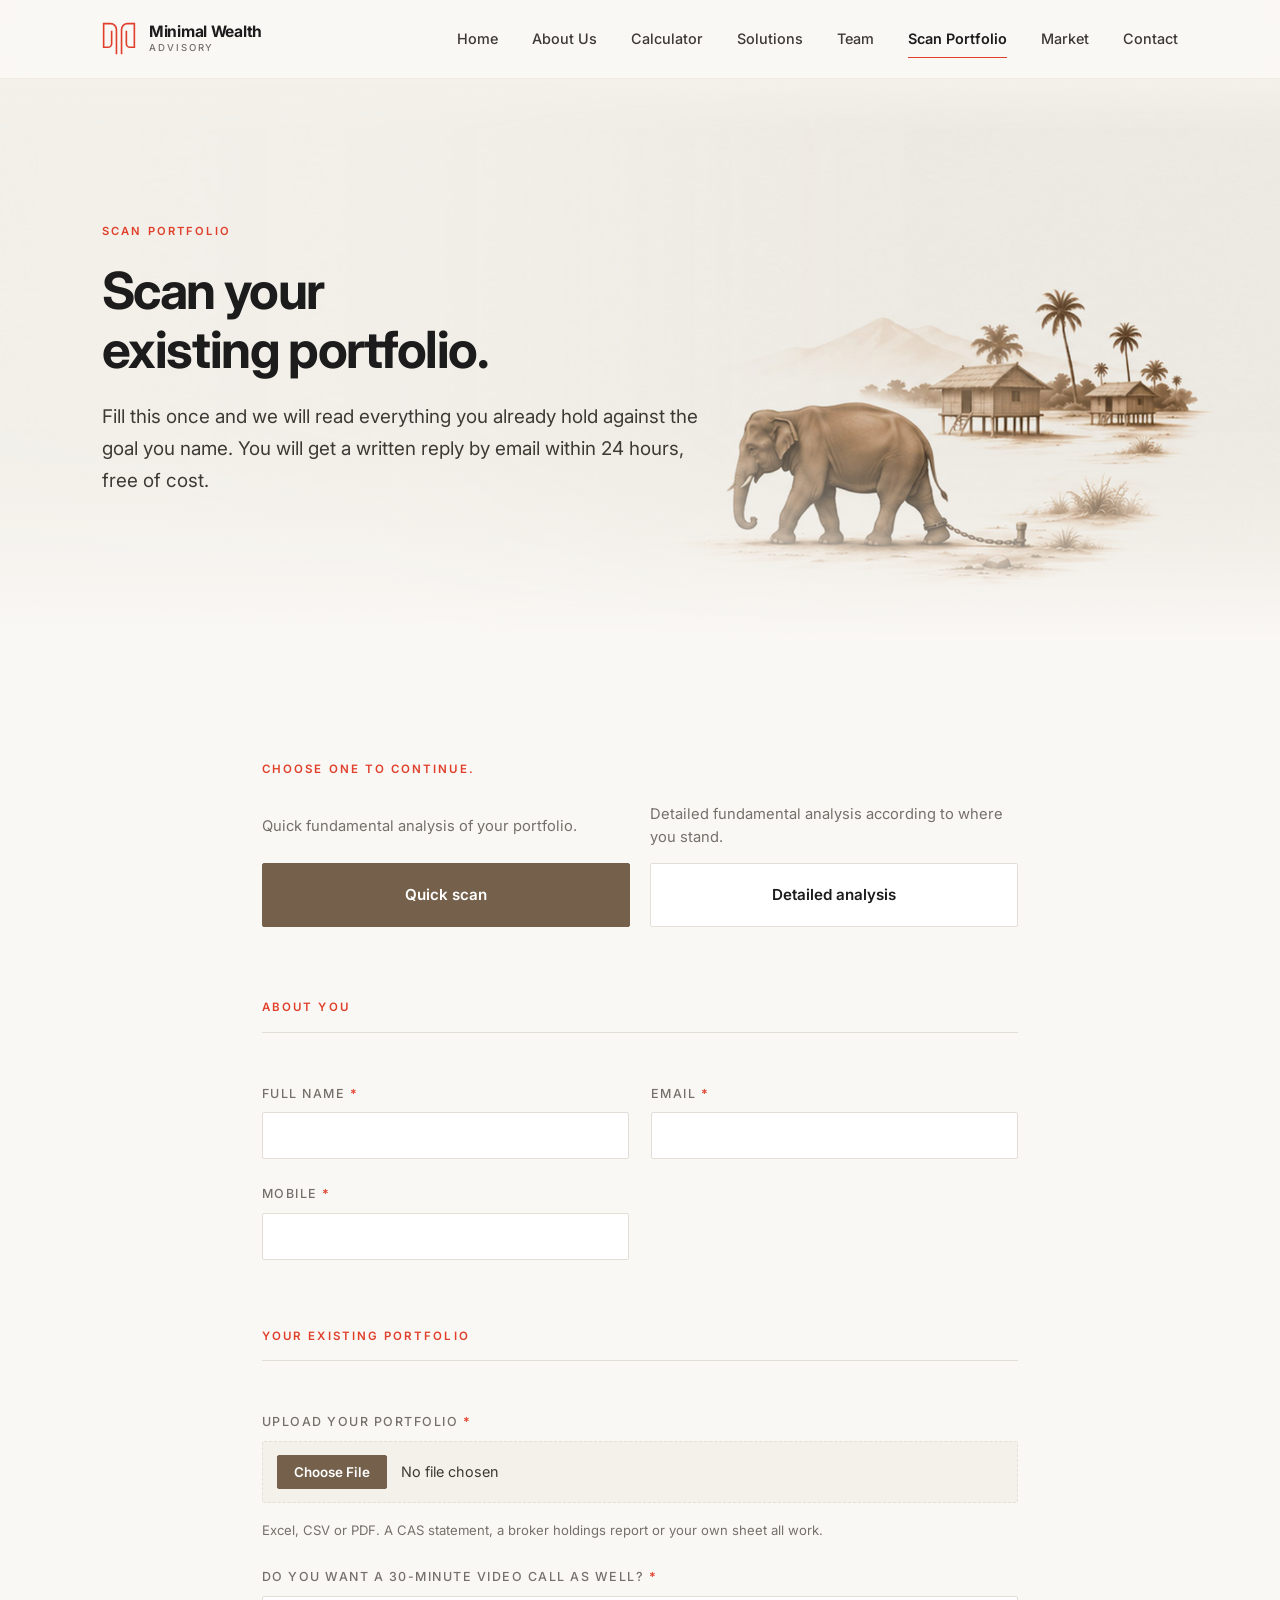
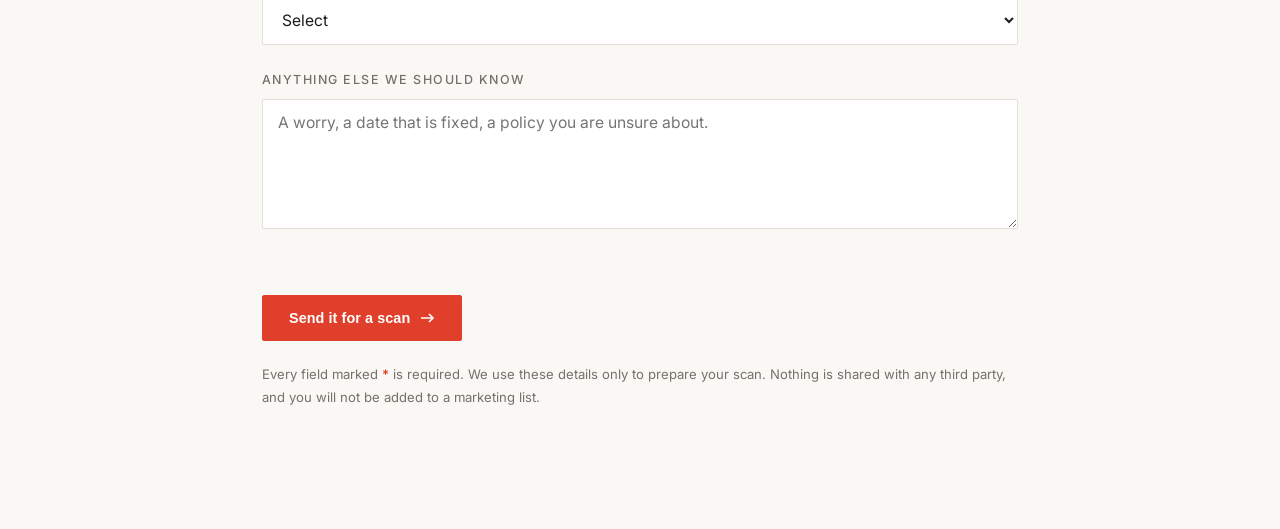
<file: scan.html>
<!DOCTYPE html>
<html lang="en">
<head>
<meta charset="utf-8">
<meta name="viewport" content="width=device-width, initial-scale=1">
<title>Scan Your Existing Portfolio — Minimal Wealth Advisory</title>
<meta name="description" content="Send us what you already hold and we will tell you what is working, what is not, and what you can simply stop doing.">
<link rel="icon" href="favicon.svg" type="image/svg+xml">
<link rel="preconnect" href="https://fonts.googleapis.com">
<link rel="preconnect" href="https://fonts.gstatic.com" crossorigin>
<link href="https://fonts.googleapis.com/css2?family=Inter:wght@400;500;600;700&display=swap" rel="stylesheet">
<link rel="stylesheet" href="assets/css/style.css?v=20260902n">
</head>
<body>

<header class="site-header">
  <div class="shell site-header__inner">
    <a class="logo" href="index.html" aria-label="Minimal Wealth Advisory — home">
      <svg class="logo__mark" viewBox="58 68 187 187" aria-hidden="true" fill="none" stroke="#E0402B" stroke-width="9" stroke-linecap="butt" stroke-linejoin="miter">
        <path d="M111 116V187A20 20 0 0 1 91 207H67V77h38A32.5 32.5 0 0 1 137.5 109.5V246"/>
        <path d="M192 116V187A20 20 0 0 0 212 207h24V77h-38A32.5 32.5 0 0 0 165.5 109.5V246"/>
      </svg>
      <span class="logo__text">
        <span class="logo__name">Minimal Wealth</span>
        <span class="logo__sub">Advisory</span>
      </span>
    </a>
    <button class="nav-toggle" aria-expanded="false" aria-controls="primary-nav" aria-label="Open menu">
      <span></span><span></span><span></span>
    </button>
    <nav class="nav" id="primary-nav">
      <a href="index.html">Home</a>
      <a href="about.html">About Us</a>
      <a href="calculator.html">Calculator</a>
      <a href="solutions.html">Solutions</a>
      <a href="team.html">Team</a>
      <a href="scan.html" aria-current="page">Scan Portfolio</a>
      <a href="market.html">Market</a>
      <a href="contact.html">Contact</a>
    </nav>
  </div>
</header>

<main>

  <section class="page-head page-head--band">
    <div class="pband pband--scan" aria-hidden="true"><img src="assets/img/band-scan.jpg" alt=""></div>
    <div class="shell">
      <span class="eyebrow">Scan portfolio</span>
      <h1 class="h1 balance">Scan your existing portfolio.</h1>
      <p class="lead">
        Fill this once and we will read everything you already hold against the goal you name.
        You will get a written reply by email within 24 hours, free of cost.
      </p>
    </div>
  </section>

  <section class="section">
    <div class="shell shell--form">

      <form class="form form--scan form--quick" name="portfolio-scan" method="POST"
            action="https://formsubmit.co/rajkumar71234@gmail.com" enctype="multipart/form-data">
        <input type="hidden" name="_subject" value="Portfolio scan request — minimalwealth">
        <input type="hidden" name="_next" value="https://rajkumar71234-ui.github.io/thanks.html">
        <input type="hidden" name="_captcha" value="false">
        <input type="hidden" name="_template" value="table">
        <p class="hp"><label>Leave this empty <input name="_honey"></label></p>
        <input type="hidden" name="Scan type" id="s-mode" value="Quick scan">

        <div class="scanmode" role="group" aria-label="Choose how much detail to send">
          <p class="scanmode__lead">Choose one to continue.</p>
          <div class="scanmode__opt">
            <p class="scanmode__cap">Quick fundamental analysis of your portfolio.</p>
            <button type="button" class="scanmode__btn is-on" data-mode="quick" aria-pressed="true">Quick scan</button>
          </div>
          <div class="scanmode__opt">
            <p class="scanmode__cap">Detailed fundamental analysis according to where you stand.</p>
            <button type="button" class="scanmode__btn" data-mode="detailed" aria-pressed="false">Detailed analysis</button>
          </div>
        </div>

        <!-- ------------------------------------------------------- about you -->
        <fieldset class="fset">
          <legend class="fset__legend">About you</legend>

          <div class="field--row">
            <div class="field">
              <label for="s-name">Full name <span class="req">*</span></label>
              <input type="text" id="s-name" name="Name" autocomplete="name" required>
            </div>
            <div class="field">
              <label for="s-email">Email <span class="req">*</span></label>
              <input type="email" id="s-email" name="Email" autocomplete="email" required>
            </div>
          </div>

          <div class="field--row">
            <div class="field">
              <label for="s-phone">Mobile <span class="req">*</span></label>
              <input type="tel" id="s-phone" name="Phone" autocomplete="tel"
                     inputmode="numeric" pattern="[0-9+ ]{10,15}" required>
            </div>
            <div class="field only-detailed">
              <label for="s-age">Your age <span class="req">*</span></label>
              <input type="number" id="s-age" name="Age" min="18" max="90" required>
            </div>
          </div>

          <div class="field--row only-detailed">
            <div class="field">
              <label for="s-marital">Marital status <span class="req">*</span></label>
              <select id="s-marital" name="Marital status" required>
                <option value="">Select</option>
                <option>Married</option>
                <option>Not married</option>
              </select>
            </div>
            <div class="field">
              <label for="s-kids">Number of children <span class="req">*</span></label>
              <input type="number" id="s-kids" name="Number of children" min="0" max="10" value="0" required>
            </div>
          </div>

          <div class="field--row only-detailed">
            <div class="field">
              <label for="s-kidages">Children&rsquo;s ages</label>
              <input type="text" id="s-kidages" name="Children ages" placeholder="e.g. 8 and 4 &mdash; leave blank if none">
            </div>
            <div class="field">
              <label for="s-dep">Other dependants and their ages <span class="req">*</span></label>
              <input type="text" id="s-dep" name="Dependants" placeholder="e.g. mother 68, father 72 &mdash; type None if none" required>
            </div>
          </div>
        </fieldset>

        <!-- ------------------------------------------------------- your money -->
        <fieldset class="fset only-detailed">
          <legend class="fset__legend">Where you stand today</legend>

          <div class="field--row">
            <div class="field">
              <label for="s-income">Monthly take-home income (&#8377;) <span class="req">*</span></label>
              <input type="number" id="s-income" name="Monthly income" min="0" step="1000" required>
            </div>
            <div class="field">
              <label for="s-emi">Total monthly EMI if any (&#8377;) <span class="req">*</span></label>
              <input type="number" id="s-emi" name="Monthly EMI" min="0" step="500" value="0" required>
            </div>
          </div>

          <div class="field--row">
            <div class="field">
              <label for="s-capital">Current investment value (&#8377;) <span class="req">*</span></label>
              <input type="number" id="s-capital" name="Current investment value" min="0" step="1000" required>
              <p class="field__hint">Funds, shares, deposits, gold, EPF &mdash; a rough total is fine.</p>
            </div>
            <div class="field">
              <label for="s-lump">Cash in hand for investment (&#8377;) <span class="req">*</span></label>
              <input type="number" id="s-lump" name="Cash in hand" min="0" step="1000" value="0" required>
            </div>
          </div>

          <div class="field">
            <label for="s-sip">Monthly SIP you can commit (&#8377;) <span class="req">*</span></label>
            <input type="number" id="s-sip" name="Monthly SIP" min="0" step="500" required>
          </div>
        </fieldset>

        <!-- ------------------------------------------------------------ goal -->
        <fieldset class="fset only-detailed">
          <legend class="fset__legend">The goal</legend>

          <div class="field--row">
            <div class="field">
              <label for="s-goal">What is this money for? <span class="req">*</span></label>
              <select id="s-goal" name="Goal" required>
                <option value="">Select</option>
                <option>Retirement</option>
                <option>Child&rsquo;s education</option>
                <option>Daughter&rsquo;s marriage</option>
                <option>Buying a house</option>
                <option>A car</option>
                <option>Emergency fund</option>
                <option>Health or life cover</option>
                <option>A gift to grandchildren</option>
                <option>Reviewing what I already hold</option>
              </select>
            </div>
            <div class="field">
              <label for="s-years">Years available for this goal <span class="req">*</span></label>
              <input type="number" id="s-years" name="Years to goal" min="1" max="50" required>
            </div>
          </div>

          <div class="field">
            <label for="s-target">Amount you need at the end (&#8377;) <span class="req">*</span></label>
            <input type="number" id="s-target" name="Target amount" min="0" step="10000" required>
            <p class="field__hint">Today&rsquo;s value is fine &mdash; we will add inflation ourselves.</p>
          </div>
        </fieldset>

        <!-- ------------------------------------------------------ attachment -->
        <fieldset class="fset">
          <legend class="fset__legend">Your existing portfolio</legend>

          <div class="field">
            <label for="s-file">Upload your portfolio <span class="req">*</span></label>
            <input type="file" id="s-file" name="Portfolio file"
                   accept=".xlsx,.xls,.csv,.pdf" required>
            <p class="field__hint">
              Excel, CSV or PDF. A CAS statement, a broker holdings report or your own sheet all work.
            </p>
          </div>

          <div class="field">
            <label for="s-call">Do you want a 30-minute video call as well? <span class="req">*</span></label>
            <select id="s-call" name="Wants 30-minute call" required>
              <option value="">Select</option>
              <option>Yes &mdash; please suggest a time</option>
              <option>No &mdash; the written reply is enough for now</option>
            </select>
          </div>

          <div class="field">
            <label for="s-notes">Anything else we should know</label>
            <textarea id="s-notes" name="Notes" placeholder="A worry, a date that is fixed, a policy you are unsure about."></textarea>
          </div>
        </fieldset>

        <div>
          <button class="btn" type="submit">Send it for a scan
            <svg class="btn__arrow" width="15" height="10" viewBox="0 0 15 10" fill="none" stroke="currentColor" stroke-width="1.6" aria-hidden="true"><path d="M1 5h12M9 1l4 4-4 4"/></svg>
          </button>
        </div>

        <p class="form__note">
          Every field marked <span class="req">*</span> is required. We use these details only to
          prepare your scan. Nothing is shared with any third party, and you will not be added to
          a marketing list.
        </p>
      </form>

    </div>
  </section>

</main>



<script src="assets/js/main.js?v=20260902n"></script>
</body>
</html>
</file>
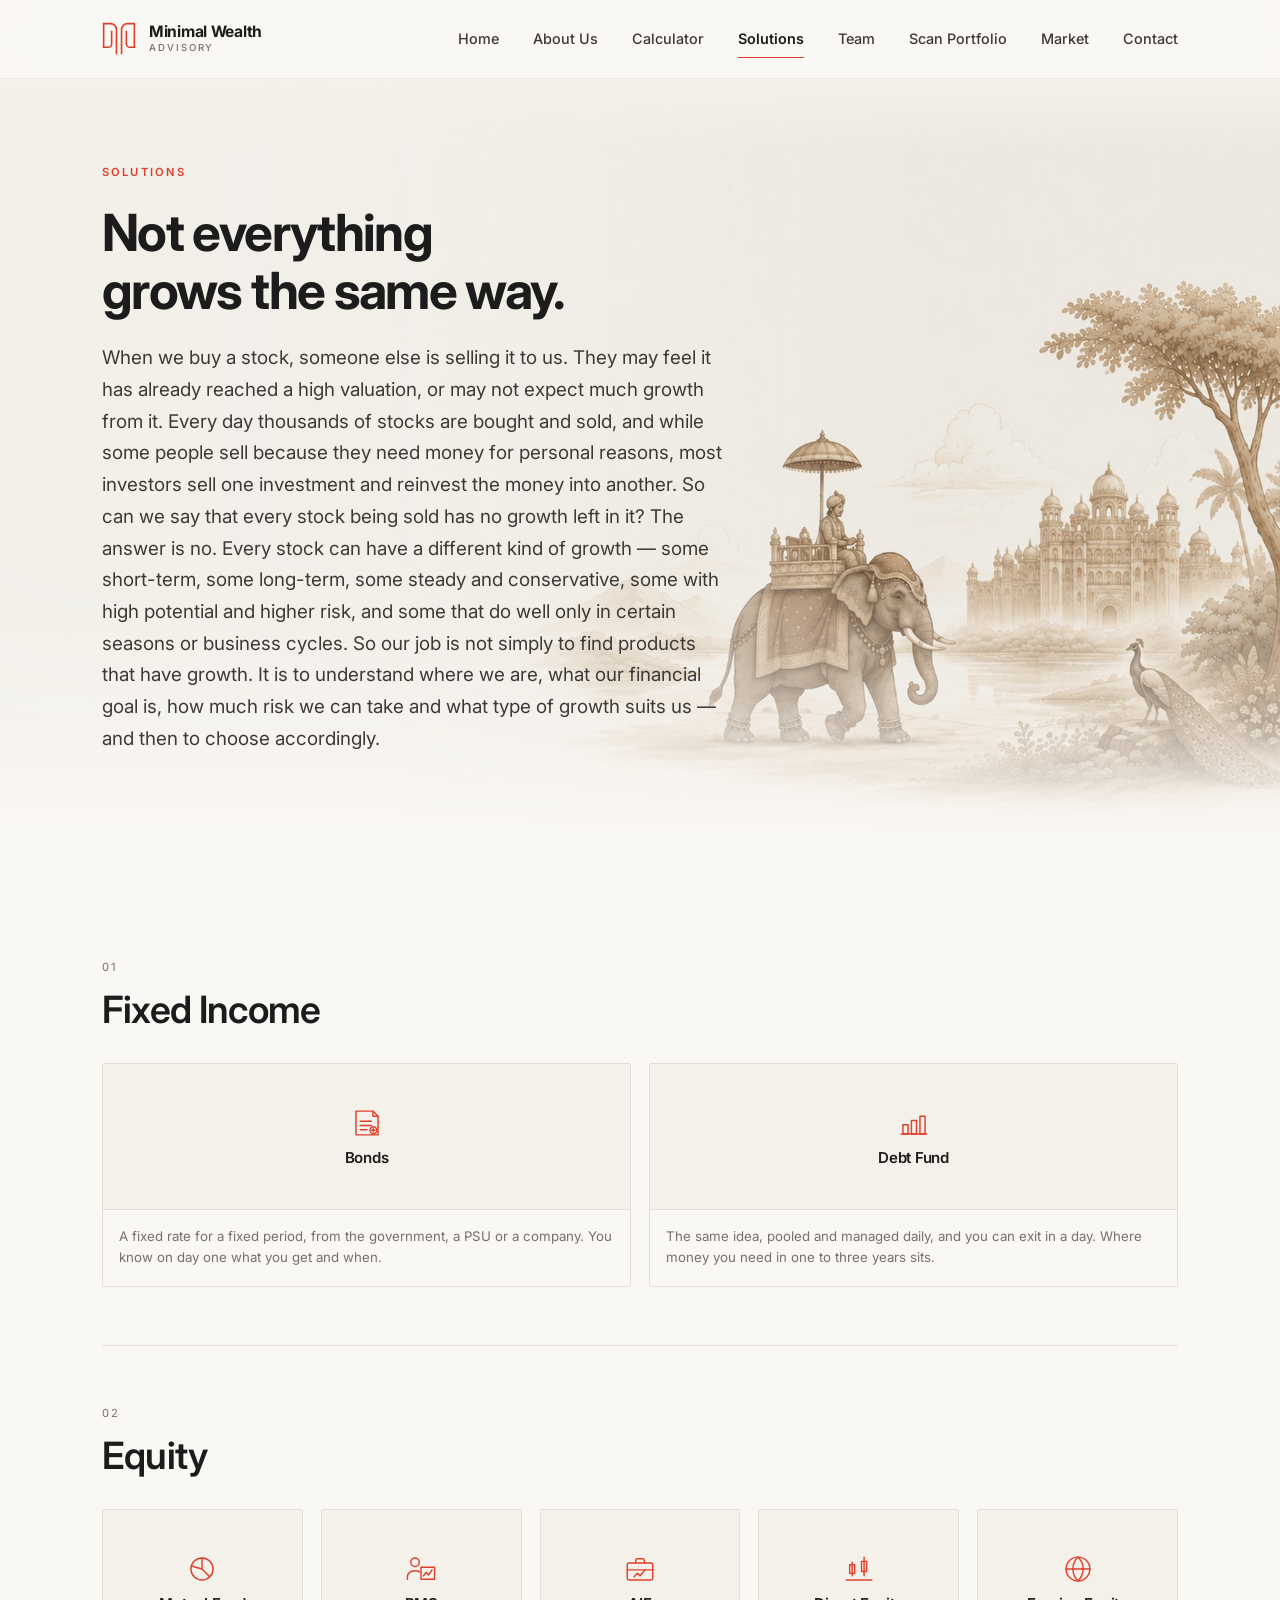
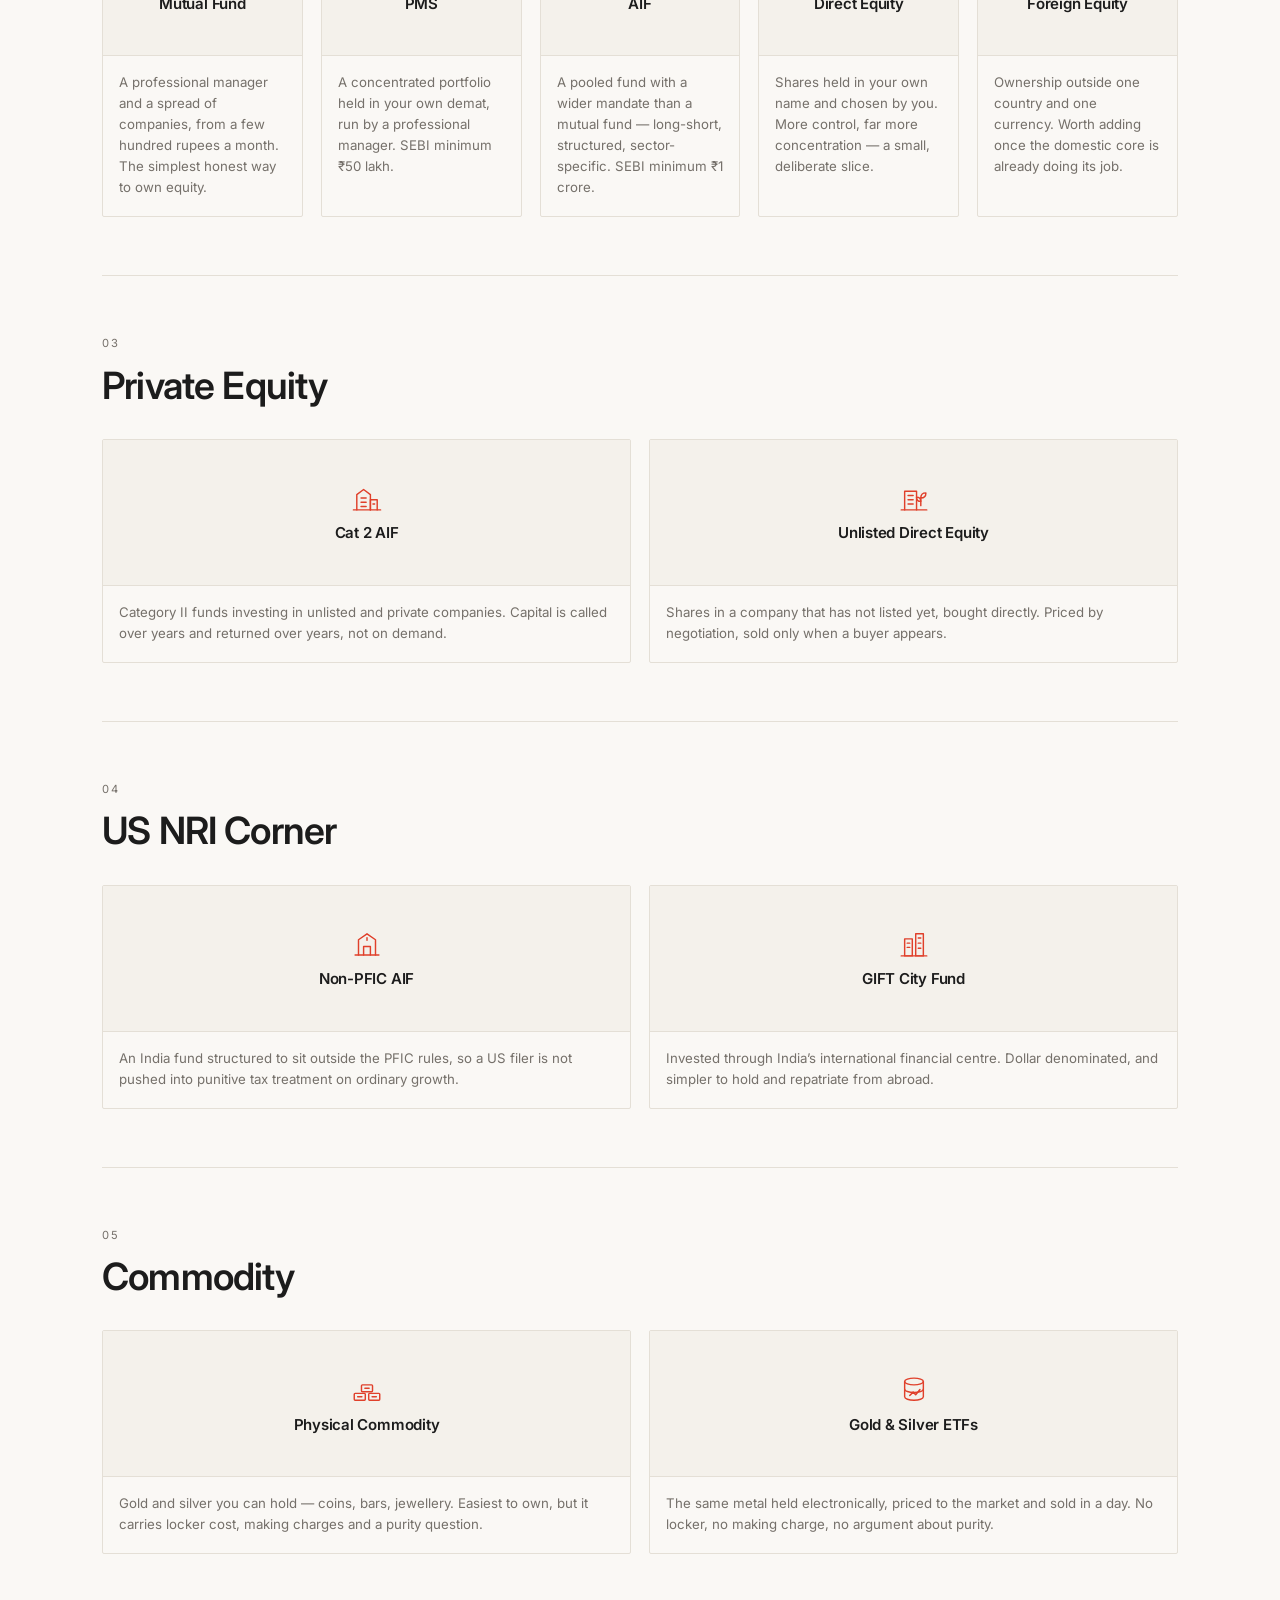
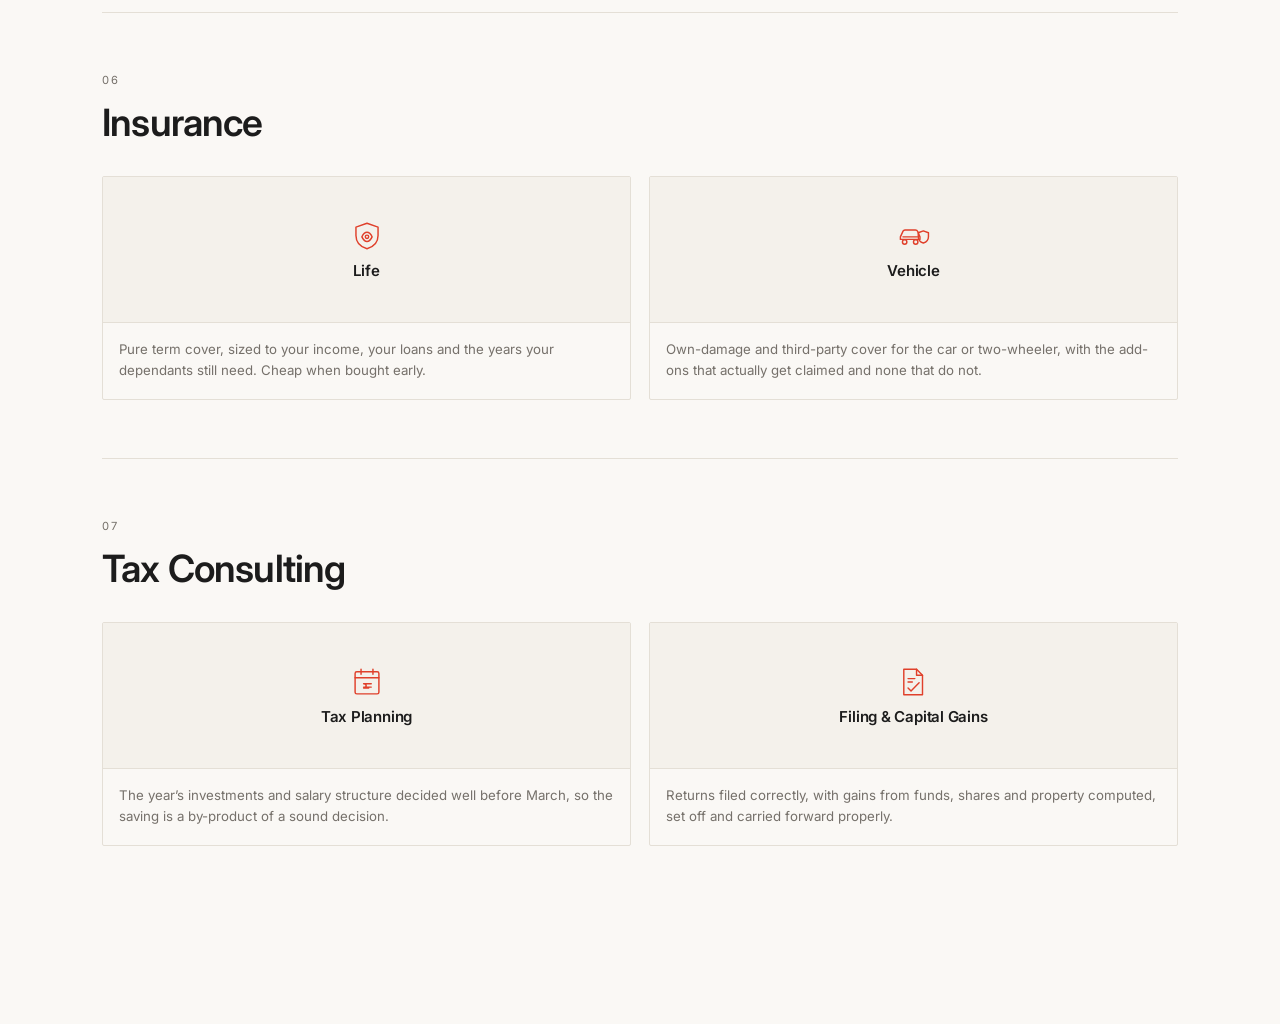
<file: solutions.html>
<!DOCTYPE html>
<html lang="en">
<head>
<meta charset="utf-8">
<meta name="viewport" content="width=device-width, initial-scale=1">
<title>Solutions — Minimal Wealth Advisory</title>
<meta name="description" content="Seven solution categories — fixed income, equity, foreign equity and ETFs, commodity, direct stocks, insurance and tax consulting.">
<link rel="icon" href="favicon.svg" type="image/svg+xml">
<link rel="preconnect" href="https://fonts.googleapis.com">
<link rel="preconnect" href="https://fonts.gstatic.com" crossorigin>
<link href="https://fonts.googleapis.com/css2?family=Inter:wght@400;500;600;700&display=swap" rel="stylesheet">
<link rel="stylesheet" href="assets/css/style.css?v=20260902n">
</head>
<body>

<header class="site-header">
  <div class="shell site-header__inner">
    <a class="logo" href="index.html" aria-label="Minimal Wealth Advisory — home">
      <svg class="logo__mark" viewBox="58 68 187 187" aria-hidden="true" fill="none" stroke="#E0402B" stroke-width="9" stroke-linecap="butt" stroke-linejoin="miter">
        <path d="M111 116V187A20 20 0 0 1 91 207H67V77h38A32.5 32.5 0 0 1 137.5 109.5V246"/>
        <path d="M192 116V187A20 20 0 0 0 212 207h24V77h-38A32.5 32.5 0 0 0 165.5 109.5V246"/>
      </svg>
      <span class="logo__text">
        <span class="logo__name">Minimal Wealth</span>
        <span class="logo__sub">Advisory</span>
      </span>
    </a>
    <button class="nav-toggle" aria-expanded="false" aria-controls="primary-nav" aria-label="Open menu">
      <span></span><span></span><span></span>
    </button>
    <nav class="nav" id="primary-nav">
      <a href="index.html">Home</a>
      <a href="about.html">About Us</a>
      <a href="calculator.html">Calculator</a>
      <a href="solutions.html" aria-current="page">Solutions</a>
      <a href="team.html">Team</a>
      <a href="scan.html">Scan Portfolio</a>
      <a href="market.html">Market</a>
      <a href="contact.html">Contact</a>
    </nav>
  </div>
</header>

<main>

  <section class="page-head page-head--band">
    <div class="pband pband--solutions" aria-hidden="true"><img src="assets/img/band-solutions.jpg" alt=""></div>
    <div class="shell">
      <span class="eyebrow">Solutions</span>
      <h1 class="h1 balance">Not everything grows the same way.</h1>
      <p class="lead">
        When we buy a stock, someone else is selling it to us. They may feel it has already
        reached a high valuation, or may not expect much growth from it. Every day thousands of
        stocks are bought and sold, and while some people sell because they need money for
        personal reasons, most investors sell one investment and reinvest the money into
        another. So can we say that every stock being sold has no growth left in it? The answer
        is no. Every stock can have a different kind of growth &mdash; some short-term, some
        long-term, some steady and conservative, some with high potential and higher risk, and
        some that do well only in certain seasons or business cycles. So our job is not simply
        to find products that have growth. It is to understand where we are, what our financial
        goal is, how much risk we can take and what type of growth suits us &mdash; and then to
        choose accordingly.
      </p>
    </div>
  </section>

  <section class="section">
    <div class="shell">

      <article class="cat reveal" id="fixed-income">
        <div class="cat__head">
          <div>
            <p class="product__code">01</p>
            <h2 class="h2 cat__title">Fixed Income</h2>
          </div>
        </div>
        <div class="cat__items">
          <div class="pcard">
            <div class="pcard__name">
              <svg class="pcard__icon" viewBox="0 0 40 40" fill="none" stroke="currentColor" stroke-width="1.7" stroke-linecap="round" stroke-linejoin="round" aria-hidden="true"><path d="M7 6h20l6 6v22H7z"/><path d="M27 6v6h6"/><path d="M12 18h13M12 23h13M12 28h8"/><circle cx="27.5" cy="28.5" r="4"/><path d="M27.5 26.5v4M25.5 28.5h4"/></svg>
              <span>Bonds</span>
            </div>
            <p>A fixed rate for a fixed period, from the government, a PSU or a company. You know on day one what you get and when.</p>
          </div>
          <div class="pcard">
            <div class="pcard__name">
              <svg class="pcard__icon" viewBox="0 0 40 40" fill="none" stroke="currentColor" stroke-width="1.7" stroke-linecap="round" stroke-linejoin="round" aria-hidden="true"><path d="M5 33h30"/><rect x="7" y="22" width="6" height="11"/><rect x="17" y="17" width="6" height="16"/><rect x="27" y="12" width="6" height="21"/></svg>
              <span>Debt Fund</span>
            </div>
            <p>The same idea, pooled and managed daily, and you can exit in a day. Where money you need in one to three years sits.</p>
          </div>
        </div>
      </article>

      <article class="cat reveal" id="equity">
        <div class="cat__head">
          <div>
            <p class="product__code">02</p>
            <h2 class="h2 cat__title">Equity</h2>
          </div>
        </div>
        <div class="cat__items">
          <div class="pcard">
            <div class="pcard__name">
              <svg class="pcard__icon" viewBox="0 0 40 40" fill="none" stroke="currentColor" stroke-width="1.7" stroke-linecap="round" stroke-linejoin="round" aria-hidden="true"><circle cx="20" cy="20" r="13"/><path d="M20 7v13l9 9"/><path d="M20 20 7.5 16.5"/></svg>
              <span>Mutual Fund</span>
            </div>
            <p>A professional manager and a spread of companies, from a few hundred rupees a month. The simplest honest way to own equity.</p>
          </div>
          <div class="pcard">
            <div class="pcard__name">
              <svg class="pcard__icon" viewBox="0 0 40 40" fill="none" stroke="currentColor" stroke-width="1.7" stroke-linecap="round" stroke-linejoin="round" aria-hidden="true"><circle cx="13" cy="12" r="5"/><path d="M4 32v-3c0-4 4-7 9-7 2 0 4 .5 5.5 1.3"/><rect x="20" y="18" width="16" height="14"/><path d="M23 28l3-4 3 3 4-6"/></svg>
              <span>PMS</span>
            </div>
            <p>A concentrated portfolio held in your own demat, run by a professional manager. SEBI minimum &#8377;50 lakh.</p>
          </div>
          <div class="pcard">
            <div class="pcard__name">
              <svg class="pcard__icon" viewBox="0 0 40 40" fill="none" stroke="currentColor" stroke-width="1.7" stroke-linecap="round" stroke-linejoin="round" aria-hidden="true"><rect x="5" y="13" width="30" height="20" rx="2"/><path d="M15 13v-3a2 2 0 0 1 2-2h6a2 2 0 0 1 2 2v3"/><path d="M5 21h30"/><path d="M13 29l4-4 3 3 6-7"/></svg>
              <span>AIF</span>
            </div>
            <p>A pooled fund with a wider mandate than a mutual fund &mdash; long-short, structured, sector-specific. SEBI minimum &#8377;1 crore.</p>
          </div>
          <div class="pcard">
            <div class="pcard__name">
              <svg class="pcard__icon" viewBox="0 0 40 40" fill="none" stroke="currentColor" stroke-width="1.7" stroke-linecap="round" stroke-linejoin="round" aria-hidden="true"><path d="M5 33h30"/><path d="M12 12v16M12 15h-3v10h6V15z"/><path d="M26 6v22M26 11h-3v12h6V11z"/></svg>
              <span>Direct Equity</span>
            </div>
            <p>Shares held in your own name and chosen by you. More control, far more concentration &mdash; a small, deliberate slice.</p>
          </div>
          <div class="pcard">
            <div class="pcard__name">
              <svg class="pcard__icon" viewBox="0 0 40 40" fill="none" stroke="currentColor" stroke-width="1.7" stroke-linecap="round" stroke-linejoin="round" aria-hidden="true"><circle cx="20" cy="20" r="14"/><path d="M6 20h28"/><path d="M20 6c4 4 6 9 6 14s-2 10-6 14c-4-4-6-9-6-14s2-10 6-14z"/></svg>
              <span>Foreign Equity</span>
            </div>
            <p>Ownership outside one country and one currency. Worth adding once the domestic core is already doing its job.</p>
          </div>
        </div>
      </article>

      <article class="cat reveal" id="private-equity">
        <div class="cat__head">
          <div>
            <p class="product__code">03</p>
            <h2 class="h2 cat__title">Private Equity</h2>
          </div>
        </div>
        <div class="cat__items">
          <div class="pcard">
            <div class="pcard__name">
              <svg class="pcard__icon" viewBox="0 0 40 40" fill="none" stroke="currentColor" stroke-width="1.7" stroke-linecap="round" stroke-linejoin="round" aria-hidden="true"><path d="M4 34h32"/><path d="M8 34V16l8-6 8 6v18"/><path d="M24 34V22h8v12"/><path d="M13 20h6M13 25h6M13 30h6M27 27h2"/></svg>
              <span>Cat 2 AIF</span>
            </div>
            <p>Category II funds investing in unlisted and private companies. Capital is called over years and returned over years, not on demand.</p>
          </div>
          <div class="pcard">
            <div class="pcard__name">
              <svg class="pcard__icon" viewBox="0 0 40 40" fill="none" stroke="currentColor" stroke-width="1.7" stroke-linecap="round" stroke-linejoin="round" aria-hidden="true"><path d="M5 34h30"/><path d="M9 34V12h14v22"/><path d="M13 17h6M13 22h6M13 27h6"/><path d="M28 20v9"/><path d="M28 20c0-4 2-6 6-6 0 4-2 6-6 6z"/><path d="M28 24c0-3-2-5-5-5 0 3 2 5 5 5z"/></svg>
              <span>Unlisted Direct Equity</span>
            </div>
            <p>Shares in a company that has not listed yet, bought directly. Priced by negotiation, sold only when a buyer appears.</p>
          </div>
        </div>
      </article>

      <article class="cat reveal" id="us-nri">
        <div class="cat__head">
          <div>
            <p class="product__code">04</p>
            <h2 class="h2 cat__title">US NRI Corner</h2>
          </div>
        </div>
        <div class="cat__items">
          <div class="pcard">
            <div class="pcard__name">
              <svg class="pcard__icon" viewBox="0 0 40 40" fill="none" stroke="currentColor" stroke-width="1.7" stroke-linecap="round" stroke-linejoin="round" aria-hidden="true"><path d="M6 33h28"/><path d="M10 33V15l10-7 10 7v18"/><path d="M16 33V23h8v10"/><path d="M20 12.5v3"/></svg>
              <span>Non-PFIC AIF</span>
            </div>
            <p>An India fund structured to sit outside the PFIC rules, so a US filer is not pushed into punitive tax treatment on ordinary growth.</p>
          </div>
          <div class="pcard">
            <div class="pcard__name">
              <svg class="pcard__icon" viewBox="0 0 40 40" fill="none" stroke="currentColor" stroke-width="1.7" stroke-linecap="round" stroke-linejoin="round" aria-hidden="true"><path d="M5 34h30"/><rect x="9" y="14" width="9" height="20"/><rect x="22" y="8" width="9" height="26"/><path d="M12 19h3M12 24h3M25 13h3M25 19h3M25 25h3"/></svg>
              <span>GIFT City Fund</span>
            </div>
            <p>Invested through India&rsquo;s international financial centre. Dollar denominated, and simpler to hold and repatriate from abroad.</p>
          </div>
        </div>
      </article>

      <article class="cat reveal" id="commodity">
        <div class="cat__head">
          <div>
            <p class="product__code">05</p>
            <h2 class="h2 cat__title">Commodity</h2>
          </div>
        </div>
        <div class="cat__items">
          <div class="pcard">
            <div class="pcard__name">
              <svg class="pcard__icon" viewBox="0 0 40 40" fill="none" stroke="currentColor" stroke-width="1.7" stroke-linecap="round" stroke-linejoin="round" aria-hidden="true"><rect x="5" y="24" width="13" height="8" rx="1"/><rect x="22" y="24" width="13" height="8" rx="1"/><rect x="13.5" y="14" width="13" height="8" rx="1"/><path d="M9 28h5M26 28h5M17.5 18h5"/></svg>
              <span>Physical Commodity</span>
            </div>
            <p>Gold and silver you can hold &mdash; coins, bars, jewellery. Easiest to own, but it carries locker cost, making charges and a purity question.</p>
          </div>
          <div class="pcard">
            <div class="pcard__name">
              <svg class="pcard__icon" viewBox="0 0 40 40" fill="none" stroke="currentColor" stroke-width="1.7" stroke-linecap="round" stroke-linejoin="round" aria-hidden="true"><ellipse cx="20" cy="10" rx="11" ry="4"/><path d="M9 10v9c0 2.2 4.9 4 11 4s11-1.8 11-4v-9"/><path d="M9 19v9c0 2.2 4.9 4 11 4s11-1.8 11-4v-9"/><path d="M15 26.5l4-4 3 3 5-6"/></svg>
              <span>Gold &amp; Silver ETFs</span>
            </div>
            <p>The same metal held electronically, priced to the market and sold in a day. No locker, no making charge, no argument about purity.</p>
          </div>
        </div>
      </article>

      <article class="cat reveal" id="insurance">
        <div class="cat__head">
          <div>
            <p class="product__code">06</p>
            <h2 class="h2 cat__title">Insurance</h2>
          </div>
        </div>
        <div class="cat__items">
          <div class="pcard">
            <div class="pcard__name">
              <svg class="pcard__icon" viewBox="0 0 40 40" fill="none" stroke="currentColor" stroke-width="1.7" stroke-linecap="round" stroke-linejoin="round" aria-hidden="true"><path d="M20 5l13 4.6v9.8C33 28 27.2 32.9 20 35c-7.2-2.1-13-7-13-15.6V9.6L20 5z"/><path d="M14 21c1.6-3.6 3.4-5.4 6-5.4s4.4 1.8 6 5.4c-1.6 3.6-3.4 5.4-6 5.4S15.6 24.6 14 21z"/><circle cx="20" cy="21" r="2"/></svg>
              <span>Life</span>
            </div>
            <p>Pure term cover, sized to your income, your loans and the years your dependants still need. Cheap when bought early.</p>
          </div>
          <div class="pcard">
            <div class="pcard__name">
              <svg class="pcard__icon" viewBox="0 0 40 40" fill="none" stroke="currentColor" stroke-width="1.7" stroke-linecap="round" stroke-linejoin="round" aria-hidden="true"><path d="M4 24v-3l2.6-5.6A3 3 0 0 1 9.3 13h12.4a3 3 0 0 1 2.7 1.7L27 21v3z"/><path d="M7 21h17"/><circle cx="9" cy="27" r="2.6"/><circle cx="22" cy="27" r="2.6"/><path d="M31 14l6 2.2v4.6c0 4-2.7 6.4-6 7.5-3.3-1.1-6-3.5-6-7.5v-4.6L31 14z"/></svg>
              <span>Vehicle</span>
            </div>
            <p>Own-damage and third-party cover for the car or two-wheeler, with the add-ons that actually get claimed and none that do not.</p>
          </div>
        </div>
      </article>

      <article class="cat reveal" id="tax">
        <div class="cat__head">
          <div>
            <p class="product__code">07</p>
            <h2 class="h2 cat__title">Tax Consulting</h2>
          </div>
        </div>
        <div class="cat__items">
          <div class="pcard">
            <div class="pcard__name">
              <svg class="pcard__icon" viewBox="0 0 40 40" fill="none" stroke="currentColor" stroke-width="1.7" stroke-linecap="round" stroke-linejoin="round" aria-hidden="true"><rect x="6" y="8" width="28" height="26" rx="2"/><path d="M6 15h28M13 5v6M27 5v6"/><path d="M16 22h9M16 22c4 0 4 5 0 5h6M16 26h9"/></svg>
              <span>Tax Planning</span>
            </div>
            <p>The year&rsquo;s investments and salary structure decided well before March, so the saving is a by-product of a sound decision.</p>
          </div>
          <div class="pcard">
            <div class="pcard__name">
              <svg class="pcard__icon" viewBox="0 0 40 40" fill="none" stroke="currentColor" stroke-width="1.7" stroke-linecap="round" stroke-linejoin="round" aria-hidden="true"><path d="M8 5h15l7 7v23H8z"/><path d="M23 5v7h7"/><path d="M13 27l3.5 3.5L26 21"/><path d="M13 16h8M13 20h5"/></svg>
              <span>Filing &amp; Capital Gains</span>
            </div>
            <p>Returns filed correctly, with gains from funds, shares and property computed, set off and carried forward properly.</p>
          </div>
        </div>
      </article>

    </div>
  </section>

</main>



<script src="assets/js/main.js?v=20260902n"></script>
</body>
</html>
</file>
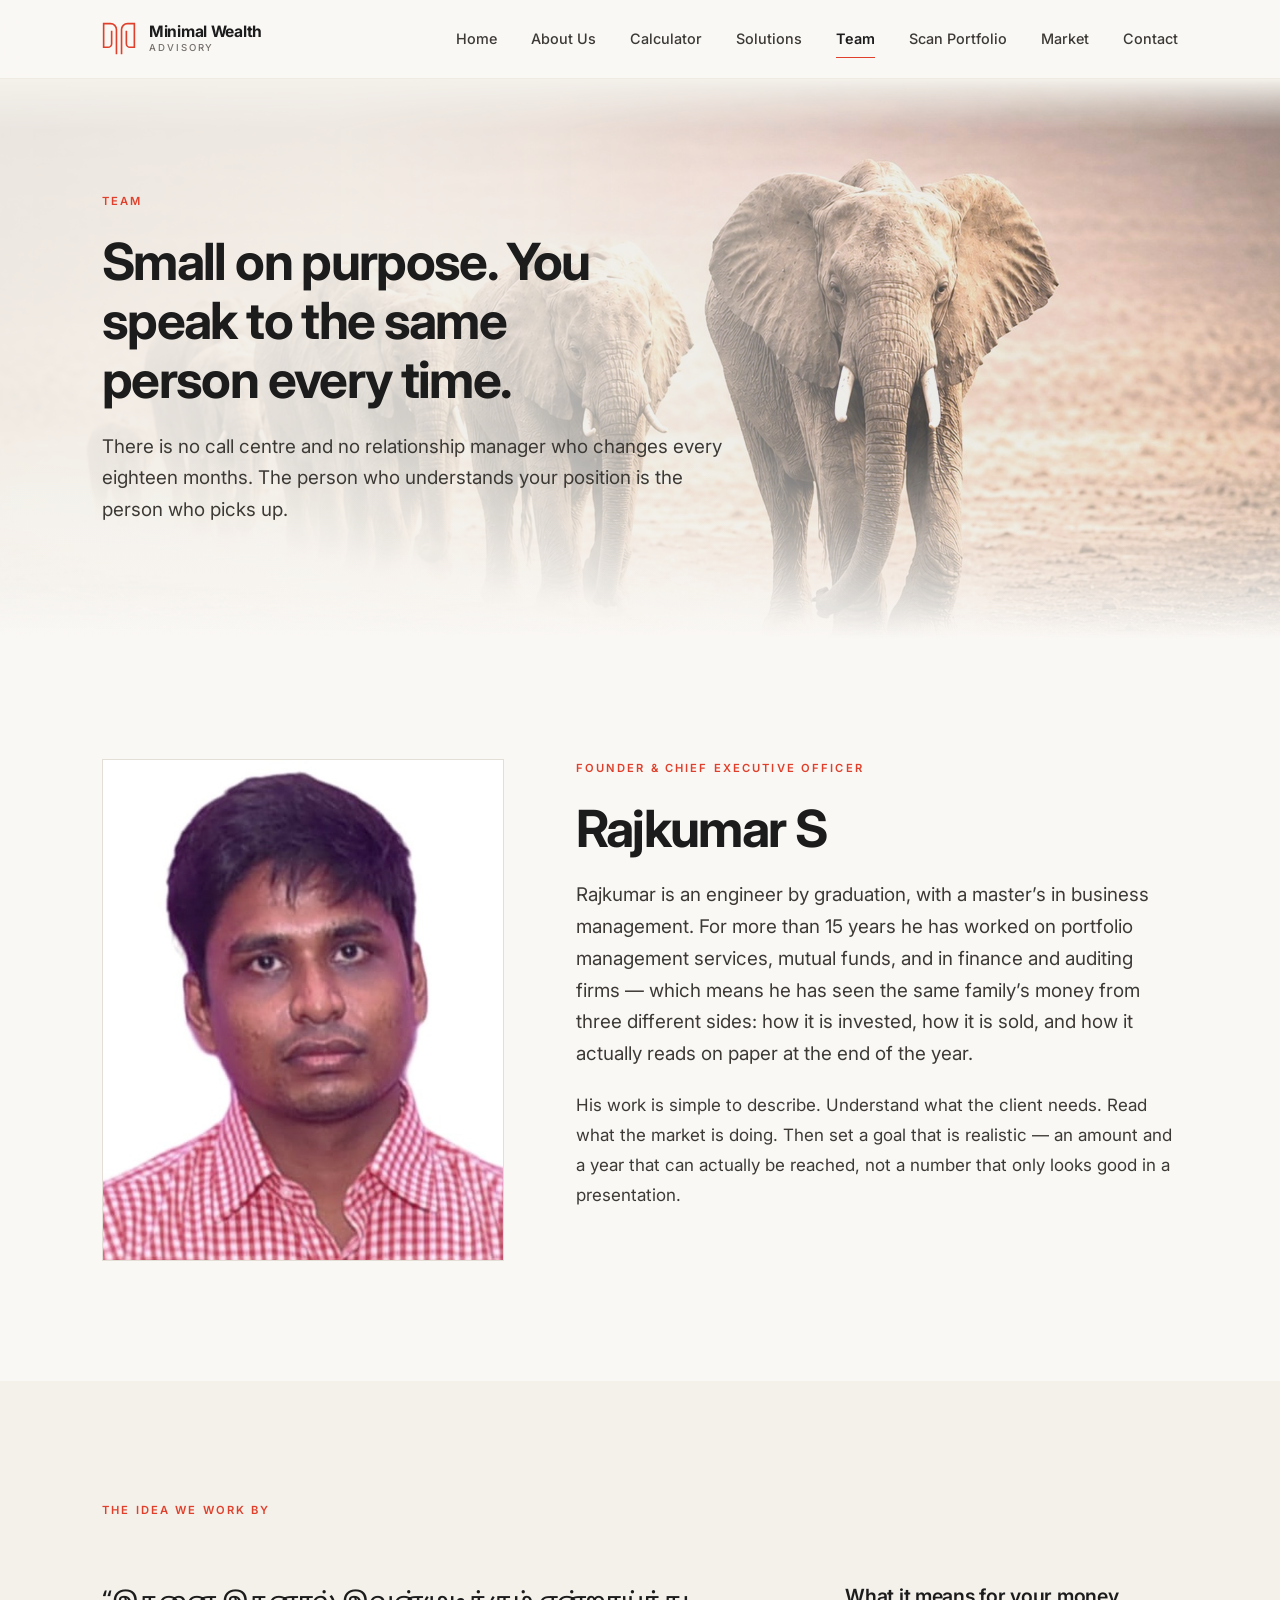
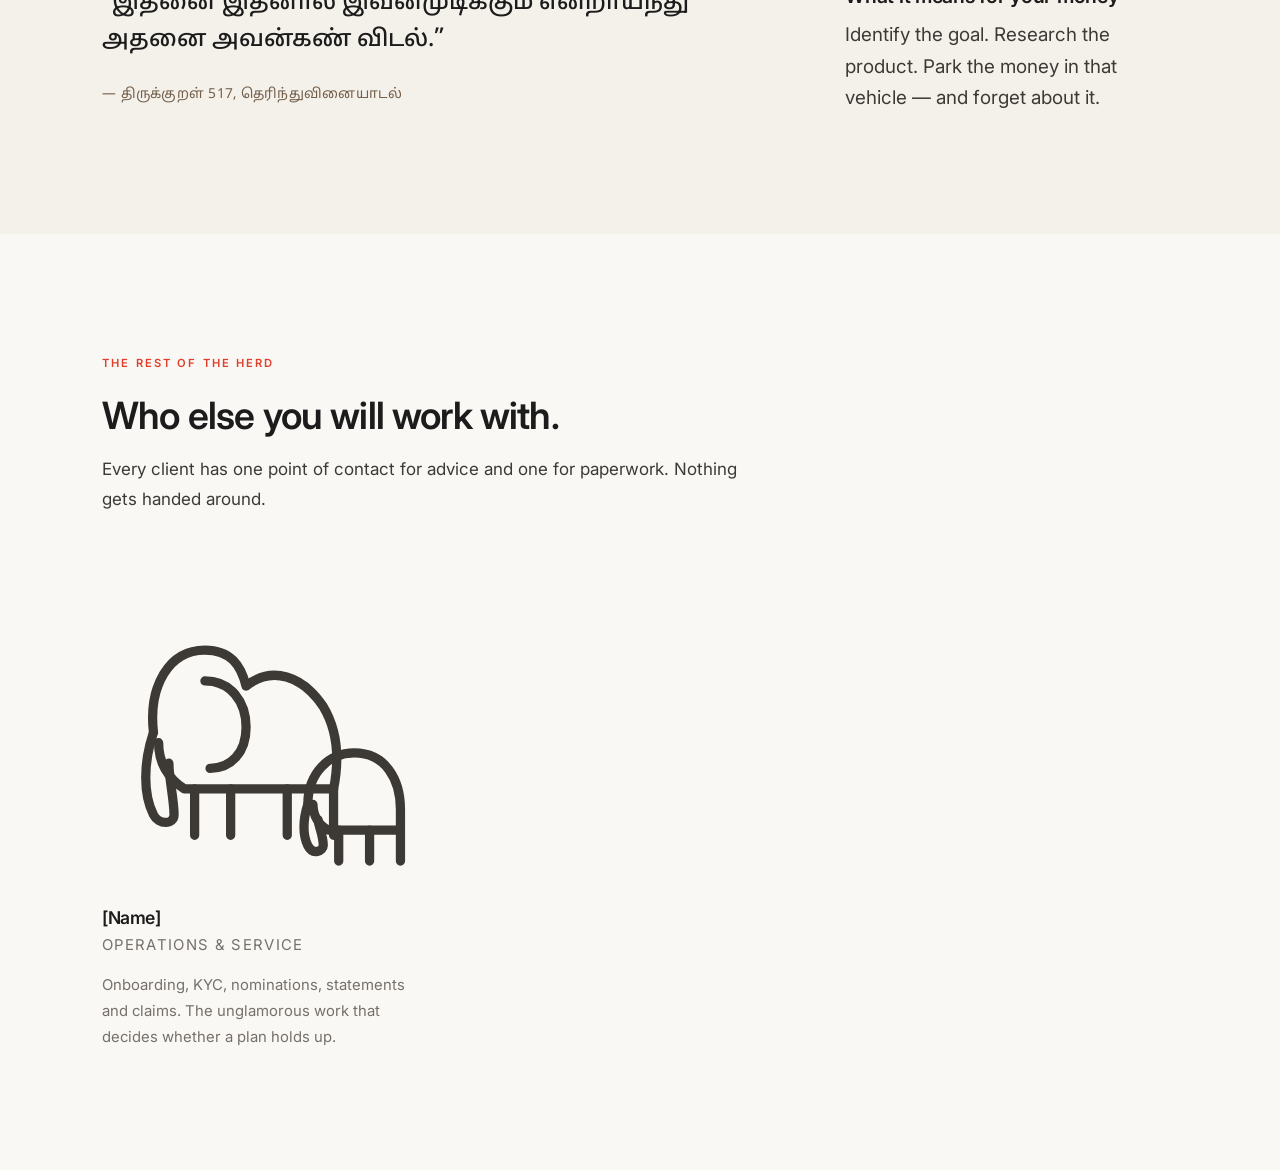
<file: team.html>
<!DOCTYPE html>
<html lang="en">
<head>
<meta charset="utf-8">
<meta name="viewport" content="width=device-width, initial-scale=1">
<title>Team — Minimal Wealth Advisory</title>
<meta name="description" content="Minimal Wealth Advisory is led by Rajkumar S, Founder and CEO — an engineer with a master's in business management and more than fifteen years across portfolio management services, mutual funds, and finance and auditing firms.">
<link rel="icon" href="favicon.svg" type="image/svg+xml">
<link rel="preconnect" href="https://fonts.googleapis.com">
<link rel="preconnect" href="https://fonts.gstatic.com" crossorigin>
<link href="https://fonts.googleapis.com/css2?family=Inter:wght@400;500;600;700&family=Noto+Sans+Tamil:wght@400;500;600&display=swap" rel="stylesheet">
<link rel="stylesheet" href="assets/css/style.css?v=20260902n">
</head>
<body>

<header class="site-header">
  <div class="shell site-header__inner">
    <a class="logo" href="index.html" aria-label="Minimal Wealth Advisory — home">
      <svg class="logo__mark" viewBox="58 68 187 187" aria-hidden="true" fill="none" stroke="#E0402B" stroke-width="9" stroke-linecap="butt" stroke-linejoin="miter">
        <path d="M111 116V187A20 20 0 0 1 91 207H67V77h38A32.5 32.5 0 0 1 137.5 109.5V246"/>
        <path d="M192 116V187A20 20 0 0 0 212 207h24V77h-38A32.5 32.5 0 0 0 165.5 109.5V246"/>
      </svg>
      <span class="logo__text">
        <span class="logo__name">Minimal Wealth</span>
        <span class="logo__sub">Advisory</span>
      </span>
    </a>
    <button class="nav-toggle" aria-expanded="false" aria-controls="primary-nav" aria-label="Open menu">
      <span></span><span></span><span></span>
    </button>
    <nav class="nav" id="primary-nav">
      <a href="index.html">Home</a>
      <a href="about.html">About Us</a>
      <a href="calculator.html">Calculator</a>
      <a href="solutions.html">Solutions</a>
      <a href="team.html" aria-current="page">Team</a>
      <a href="scan.html">Scan Portfolio</a>
      <a href="market.html">Market</a>
      <a href="contact.html">Contact</a>
    </nav>
  </div>
</header>

<main>

  <section class="page-head page-head--band">
    <div class="pband pband--team" aria-hidden="true"><img src="assets/img/band-team.jpg" alt=""></div>
    <div class="shell">
      <span class="eyebrow">Team</span>
      <h1 class="h1 balance">Small on purpose. You speak to the same person every time.</h1>
      <p class="lead">
        There is no call centre and no relationship manager who changes every eighteen
        months. The person who understands your position is the person who picks up.
      </p>
    </div>
  </section>


  <!-- ============================================================ founder -->
  <section class="section">
    <div class="shell founder">

      <div class="founder__photo reveal">
        <img src="assets/img/rajkumar.jpg" alt="Rajkumar S, Founder and Chief Executive Officer">
      </div>

      <div class="reveal">
        <span class="eyebrow">Founder &amp; Chief Executive Officer</span>
        <h2 class="h1" style="margin-bottom:22px">Rajkumar S</h2>

        <p class="lead">
          Rajkumar is an engineer by graduation, with a master&rsquo;s in business management.
          For more than 15 years he has worked on portfolio management services, mutual funds,
          and in finance and auditing firms &mdash; which means he has seen the same
          family&rsquo;s money from three different sides: how it is invested, how it is sold,
          and how it actually reads on paper at the end of the year.
        </p>

        <p>
          His work is simple to describe. Understand what the client needs. Read what the
          market is doing. Then set a goal that is realistic &mdash; an amount and a year
          that can actually be reached, not a number that only looks good in a presentation.
        </p>
      </div>

    </div>
  </section>

  <!-- ============================================================== kural -->
  <section class="section section--alt">
    <div class="shell">
      <div class="sec-head reveal">
        <span class="eyebrow">The idea we work by</span>
      </div>

      <div class="kural-grid">
        <blockquote class="kural reveal">
          <p class="kural__ta" lang="ta">
            &ldquo;இதனை இதனால் இவன்முடிக்கும் என்றாய்ந்து<br>
            அதனை அவன்கண் விடல்.&rdquo;
          </p>
          <cite class="kural__src">— திருக்குறள் 517, தெரிந்துவினையாடல்</cite>
        </blockquote>

        <div class="reveal">
          <h3 class="h3">What it means for your money</h3>
          <p class="lead" style="margin-top:12px">
            Identify the goal. Research the product. Park the money in that vehicle
            &mdash; and forget about it.
          </p>
        </div>
      </div>
    </div>
  </section>

  <!-- ============================================================ people -->
  <section class="section">
    <div class="shell">
      <div class="sec-head reveal">
        <span class="eyebrow">The rest of the herd</span>
        <h2 class="h2 balance">Who else you will work with.</h2>
        <p>Every client has one point of contact for advice and one for paperwork. Nothing gets handed around.</p>
      </div>

      <div class="people">
        <article class="person reveal">
          <div class="person__media"><svg viewBox="0 0 64 64" fill="none" stroke="currentColor" stroke-width="1.8" stroke-linecap="round" stroke-linejoin="round" aria-hidden="true">
            <path d="M10 30C9 21 13 14 20 14c5 0 7 3 8 7 5-4 11-2 15 4 3 5 3 11 2 16"/>
            <path d="M45 41H16c-3-2-5-5-5-9"/>
            <path d="M10 30c-2 6-2 12 0 16 1 2 4 2 4 0 0-3-1-7-1-10"/>
            <path d="M20 20c5 0 8 4 8 9s-3 8-7 8"/>
            <path d="M18 41v9M25 41v9M36 41v9M45 41v9"/>
            <path d="M40 44c0-6 4-10 9-10 6 0 9 5 9 11v4"/>
            <path d="M58 49H44c-2-1-3-3-3-5"/>
            <path d="M40 44c-1 3-1 6 0 8 1 2 3 1 3 0 0-2-1-4-1-5"/>
            <path d="M46 49v6M52 49v6M58 49v6"/>
          </svg></div>
          <h3 class="person__name">[Name]</h3>
          <p class="person__role">Operations &amp; Service</p>
          <p>Onboarding, KYC, nominations, statements and claims. The unglamorous work that decides whether a plan holds up.</p>
        </article>
      </div>
    </div>
  </section>

</main>



<script src="assets/js/main.js?v=20260902n"></script>
</body>
</html>
</file>
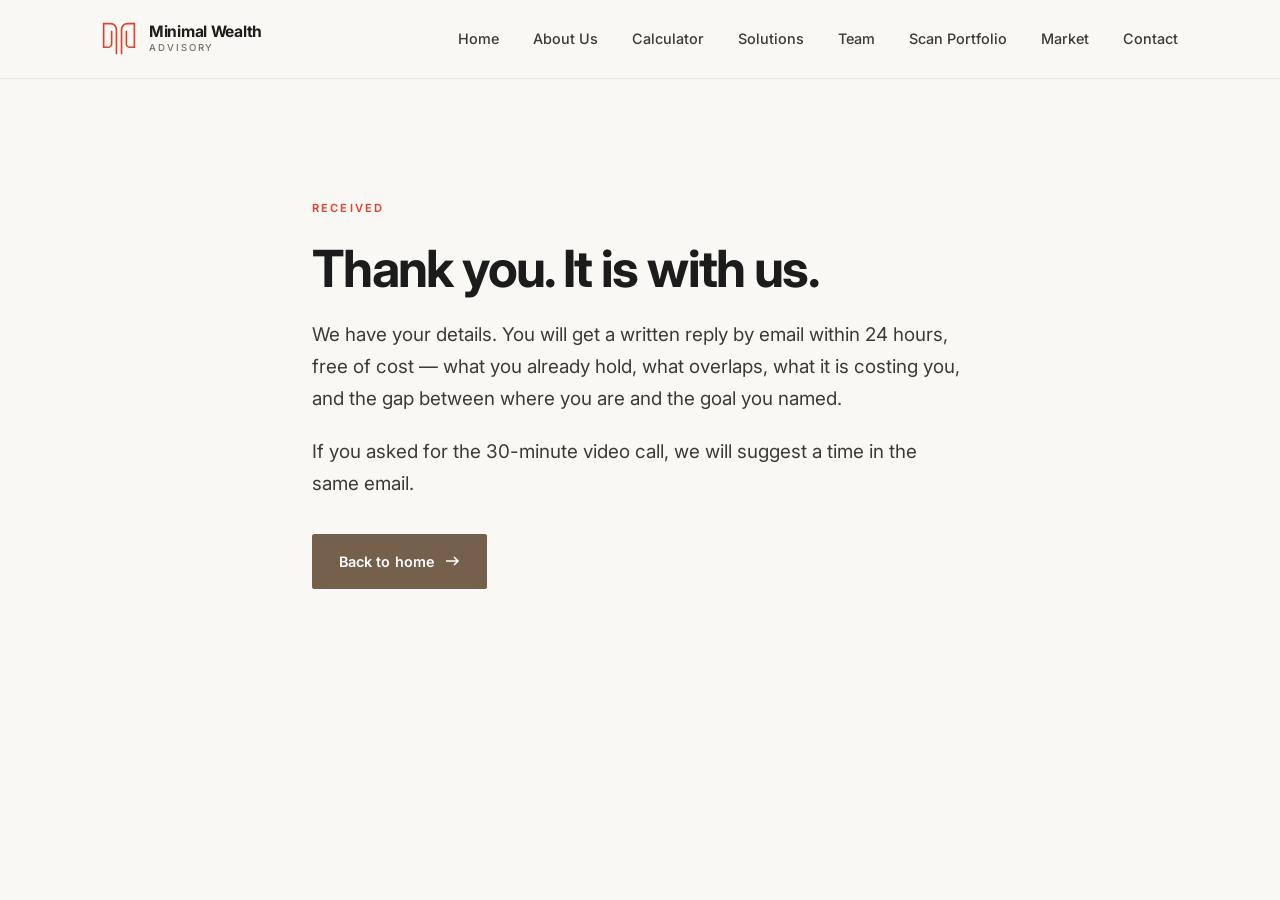
<file: thanks.html>
<!DOCTYPE html>
<html lang="en">
<head>
<meta charset="utf-8">
<meta name="viewport" content="width=device-width, initial-scale=1">
<title>Thank you — Minimal Wealth Advisory</title>
<meta name="description" content="Thank you — we have received your details and will reply by email within 24 hours.">
<link rel="icon" href="favicon.svg" type="image/svg+xml">
<link rel="preconnect" href="https://fonts.googleapis.com">
<link rel="preconnect" href="https://fonts.gstatic.com" crossorigin>
<link href="https://fonts.googleapis.com/css2?family=Inter:wght@400;500;600;700&display=swap" rel="stylesheet">
<link rel="stylesheet" href="assets/css/style.css?v=20260902n">
</head>
<body>

<header class="site-header">
  <div class="shell site-header__inner">
    <a class="logo" href="index.html" aria-label="Minimal Wealth Advisory — home">
      <svg class="logo__mark" viewBox="58 68 187 187" aria-hidden="true" fill="none" stroke="#E0402B" stroke-width="9" stroke-linecap="butt" stroke-linejoin="miter">
        <path d="M111 116V187A20 20 0 0 1 91 207H67V77h38A32.5 32.5 0 0 1 137.5 109.5V246"/>
        <path d="M192 116V187A20 20 0 0 0 212 207h24V77h-38A32.5 32.5 0 0 0 165.5 109.5V246"/>
      </svg>
      <span class="logo__text">
        <span class="logo__name">Minimal Wealth</span>
        <span class="logo__sub">Advisory</span>
      </span>
    </a>
    <button class="nav-toggle" aria-expanded="false" aria-controls="primary-nav" aria-label="Open menu">
      <span></span><span></span><span></span>
    </button>
    <nav class="nav" id="primary-nav">
      <a href="index.html">Home</a>
      <a href="about.html">About Us</a>
      <a href="calculator.html">Calculator</a>
      <a href="solutions.html">Solutions</a>
      <a href="team.html">Team</a>
      <a href="scan.html">Scan Portfolio</a>
      <a href="market.html">Market</a>
      <a href="contact.html">Contact</a>
    </nav>
  </div>
</header>

<main>

  <section class="section">
    <div class="shell" style="max-width:720px">
      <span class="eyebrow">Received</span>
      <h1 class="h1 balance">Thank you. It is with us.</h1>
      <p class="lead" style="margin-top:22px">
        We have your details. You will get a written reply by email within 24 hours, free of cost
        &mdash; what you already hold, what overlaps, what it is costing you, and the gap between
        where you are and the goal you named.
      </p>
      <p class="lead">
        If you asked for the 30-minute video call, we will suggest a time in the same email.
      </p>
      <p style="margin-top:34px">
        <a class="btn btn--brown" href="index.html">Back to home
          <svg class="btn__arrow" width="15" height="10" viewBox="0 0 15 10" fill="none" stroke="currentColor" stroke-width="1.6" aria-hidden="true"><path d="M1 5h12M9 1l4 4-4 4"/></svg>
        </a>
      </p>
    </div>
  </section>

</main>


<script src="assets/js/main.js?v=20260902n"></script>
</body>
</html>
</file>
<file: assets/css/style.css>
/* ==========================================================================
   Minimal Wealth Advisory
   Design system — vermilion + charcoal on off-white
   ========================================================================== */

:root {
  /* Colour */
  --accent:        #E0402B;   /* logo vermilion */
  --accent-dark:   #B92F1D;
  --accent-tint:   #FBEDE9;
  --brown:         #74604B;   /* sampled from the elephant photography */
  --brown-dark:    #5B4A39;
  --ink:           #1C1C1C;
  --ink-soft:      #3D3A36;
  --muted:         #75706A;
  --line:          #E4DFD6;
  --line-soft:     #EFEBE3;
  --bg:            #FAF8F5;
  --bg-alt:        #F4F1EB;
  --white:         #FFFFFF;

  /* Type */
  --font: "Inter", -apple-system, BlinkMacSystemFont, "Segoe UI", Roboto,
          "Helvetica Neue", Arial, sans-serif;

  /* Space */
  --shell: 1140px;
  --gutter: 32px;
  --section: 120px;

  --radius: 2px;
  --ease: cubic-bezier(.22,.61,.36,1);
}

/* --------------------------------------------------------------- reset -- */

*, *::before, *::after { box-sizing: border-box; }

html { -webkit-text-size-adjust: 100%; scroll-behavior: smooth; }

body {
  margin: 0;
  font-family: var(--font);
  font-size: 17px;
  line-height: 1.75;
  color: var(--ink-soft);
  background: var(--bg);
  -webkit-font-smoothing: antialiased;
  -moz-osx-font-smoothing: grayscale;
}

img, svg { max-width: 100%; display: block; }

a { color: inherit; text-decoration: none; }

h1, h2, h3, h4 {
  color: var(--ink);
  font-weight: 600;
  letter-spacing: -0.022em;
  line-height: 1.15;
  margin: 0;
}

p { margin: 0 0 1.15em; }
p:last-child { margin-bottom: 0; }

ul { margin: 0; padding: 0; list-style: none; }

/* ---------------------------------------------------------------- type -- */

.display   { font-size: clamp(2.4rem, 5.4vw, 3.9rem); font-weight: 700; letter-spacing: -0.035em; }
.h1        { font-size: clamp(2.2rem, 4.6vw, 3.2rem); font-weight: 700; letter-spacing: -0.032em; }
.h2        { font-size: clamp(1.7rem, 3.2vw, 2.35rem); font-weight: 600; }
.h3        { font-size: 1.22rem; font-weight: 600; letter-spacing: -0.014em; }

.eyebrow {
  font-size: 0.7rem;
  font-weight: 600;
  letter-spacing: 0.19em;
  text-transform: uppercase;
  color: var(--accent);
  margin: 0 0 20px;
  display: block;
}
.eyebrow--muted { color: var(--muted); }

.lead { font-size: 1.18rem; line-height: 1.68; color: var(--ink-soft); }

.small { font-size: 0.9rem; }

.muted { color: var(--muted); }

.accent { color: var(--accent); }

.balance { text-wrap: balance; }

/* -------------------------------------------------------------- layout -- */

.shell {
  width: 100%;
  max-width: var(--shell);
  margin-inline: auto;
  padding-inline: var(--gutter);
}

.section { padding-block: var(--section); }
.section--tight { padding-block: 84px; }
.section--alt { background: var(--bg-alt); }
.section--ink { background: var(--ink); color: #CFCAC3; }
.section--ink h2, .section--ink h3 { color: #fff; }

.rule { height: 1px; background: var(--line); border: 0; margin: 0; }

.grid { display: grid; gap: 56px; }
.grid--2 { grid-template-columns: repeat(2, 1fr); }
.grid--3 { grid-template-columns: repeat(3, 1fr); }
.grid--split { grid-template-columns: 0.85fr 1.15fr; gap: 72px; }

.stack-sm > * + * { margin-top: 14px; }

/* --------------------------------------------------------------- brand -- */

.logo { display: inline-flex; align-items: center; gap: 13px; }
.logo__mark { width: 34px; height: 34px; flex: none; }
.logo__text { line-height: 1.08; }
.logo__name {
  display: block;
  font-size: 0.98rem;
  font-weight: 700;
  color: var(--ink);
  letter-spacing: -0.018em;
}
.logo__sub {
  display: block;
  font-size: 0.6rem;
  font-weight: 500;
  letter-spacing: 0.2em;
  text-transform: uppercase;
  color: var(--muted);
  margin-top: 2px;
}

/* ------------------------------------------------------------- header --- */

.site-header {
  position: sticky;
  top: 0;
  z-index: 60;
  background: rgba(250,248,245,.88);
  backdrop-filter: saturate(180%) blur(14px);
  -webkit-backdrop-filter: saturate(180%) blur(14px);
  border-bottom: 1px solid var(--line-soft);
}

.site-header__inner {
  display: flex;
  align-items: center;
  justify-content: space-between;
  gap: 24px;
  height: 78px;
}

.nav { display: flex; align-items: center; gap: 34px; }

.nav a {
  font-size: 0.9rem;
  font-weight: 500;
  color: var(--ink-soft);
  position: relative;
  padding-block: 6px;
  transition: color .2s var(--ease);
}
.nav a::after {
  content: "";
  position: absolute;
  left: 0; bottom: 0;
  width: 100%;
  height: 1px;
  background: var(--accent);
  transform: scaleX(0);
  transform-origin: left;
  transition: transform .28s var(--ease);
}
.nav a:hover { color: var(--ink); }
.nav a:hover::after,
.nav a[aria-current="page"]::after { transform: scaleX(1); }
.nav a[aria-current="page"] { color: var(--ink); font-weight: 600; }

.nav-toggle {
  display: none;
  width: 42px; height: 42px;
  border: 1px solid var(--line);
  background: transparent;
  border-radius: var(--radius);
  cursor: pointer;
  align-items: center;
  justify-content: center;
  flex-direction: column;
  gap: 5px;
  padding: 0;
}
.nav-toggle span {
  display: block;
  width: 17px; height: 1.5px;
  background: var(--ink);
  transition: transform .3s var(--ease), opacity .2s var(--ease);
}
.nav-toggle[aria-expanded="true"] span:nth-child(1) { transform: translateY(6.5px) rotate(45deg); }
.nav-toggle[aria-expanded="true"] span:nth-child(2) { opacity: 0; }
.nav-toggle[aria-expanded="true"] span:nth-child(3) { transform: translateY(-6.5px) rotate(-45deg); }

/* -------------------------------------------------------------- button -- */

.btn {
  display: inline-flex;
  align-items: center;
  gap: 10px;
  padding: 14px 26px;
  font-size: 0.9rem;
  font-weight: 600;
  letter-spacing: 0.005em;
  border-radius: var(--radius);
  border: 1px solid var(--accent);
  background: var(--accent);
  color: #fff;
  cursor: pointer;
  transition: background .22s var(--ease), border-color .22s var(--ease),
              color .22s var(--ease), transform .22s var(--ease);
}
.btn:hover { background: var(--accent-dark); border-color: var(--accent-dark); transform: translateY(-1px); }

.btn--ghost { background: transparent; color: var(--ink); border-color: var(--line); }
.btn--ghost:hover { background: transparent; color: var(--accent); border-color: var(--accent); }

.btn--brown {
  background: var(--brown);
  border-color: var(--brown);
  color: #fff;
}
.btn--brown:hover { background: var(--brown-dark); border-color: var(--brown-dark); color: #fff; }

.btn--sm { padding: 11px 20px; font-size: 0.84rem; }

.btn__arrow { transition: transform .25s var(--ease); }
.btn:hover .btn__arrow { transform: translateX(3px); }

.textlink {
  display: inline-flex;
  align-items: center;
  gap: 8px;
  font-size: 0.88rem;
  font-weight: 600;
  color: var(--accent);
}
.textlink svg { transition: transform .25s var(--ease); }
.textlink:hover svg { transform: translateX(4px); }

/* ---------------------------------------------------------------- hero -- */

.hero {
  position: relative;
  min-height: calc(100vh - 78px);
  display: flex;
  align-items: center;
  padding-block: 28px 34px;
  overflow: hidden;
}
.hero > .shell { width: 100%; position: relative; z-index: 2; }

/* text left, elephant right — equal height, front of the animal only */
.hero__top { position: relative; z-index: 2; }
.hero__text { display: flex; flex-direction: column; justify-content: center; }

.hero__media {
  position: absolute;
  inset: 0;
  overflow: hidden;
  pointer-events: none;
  z-index: 1;
}
.hero__media img {
  position: absolute;
  right: 0;
  bottom: 14.6%;
  height: clamp(370px, 33vw, 560px);
  width: auto;
  max-width: none;
  /* full strength - the photograph's own ground already matches the page, so
     only the outermost sliver is feathered to guarantee no visible rectangle */
  -webkit-mask-image: linear-gradient(to right,
                        rgba(0,0,0,0) 0%, #000 3%, #000 97%, rgba(0,0,0,0) 100%),
                      linear-gradient(to bottom,
                        rgba(0,0,0,0) 0%, #000 3%, #000 97%, rgba(0,0,0,0) 100%);
          mask-image: linear-gradient(to right,
                        rgba(0,0,0,0) 0%, #000 3%, #000 97%, rgba(0,0,0,0) 100%),
                      linear-gradient(to bottom,
                        rgba(0,0,0,0) 0%, #000 3%, #000 97%, rgba(0,0,0,0) 100%);
  -webkit-mask-composite: source-in;
          mask-composite: intersect;
}




.hero .display { margin-bottom: 22px; max-width: 13ch; }
.hero .lead { max-width: 520px; margin-bottom: 20px; }
.hero .lead + .lead { margin-bottom: 38px; }

.hero__actions { display: flex; flex-wrap: wrap; gap: 14px; }

.hero__strip {
  margin-top: 34px;
  padding-top: 22px;
  border-top: 1px solid var(--line);
  display: flex;
  flex-wrap: wrap;
  gap: 14px 40px;
  position: relative;
  z-index: 2;
}
.hero__strip span {
  font-size: 0.78rem;
  font-weight: 500;
  letter-spacing: 0.11em;
  text-transform: uppercase;
  color: var(--muted);
}

/* --------------------------------------------------------- page header -- */

.page-head { padding-block: 104px 76px; border-bottom: 1px solid var(--line); }
.page-head .h1 { max-width: 16ch; margin-bottom: 22px; }
.page-head .lead { max-width: 620px; }

/* ------------------------------------------------------------ sec-head -- */

.sec-head { max-width: 640px; margin-bottom: 64px; }
.sec-head .h2 { margin-bottom: 18px; }

/* ---------------------------------------------------------------- card -- */

.card {
  background: var(--white);
  border: 1px solid var(--line);
  border-radius: var(--radius);
  padding: 38px 34px 34px;
  transition: border-color .25s var(--ease), transform .25s var(--ease);
  height: 100%;
  display: flex;
  flex-direction: column;
}
.card:hover { border-color: #D2C9BB; transform: translateY(-3px); }

.card__icon { color: var(--accent); width: 48px; height: 48px; margin-bottom: 26px; }
.card__title { margin-bottom: 12px; }
.card__body { color: var(--muted); font-size: 0.96rem; }

.card__meta {
  margin-top: auto;
  padding-top: 22px;
  border-top: 1px solid var(--line-soft);
  font-size: 0.8rem;
  letter-spacing: 0.05em;
  color: var(--muted);
}
.card__meta strong { color: var(--ink); font-weight: 600; }

/* ------------------------------------------------------- product entry -- */

.product {
  display: grid;
  grid-template-columns: 84px 1fr 300px;
  gap: 44px;
  padding-block: 52px;
  border-bottom: 1px solid var(--line);
  align-items: start;
}
.product:first-of-type { border-top: 1px solid var(--line); }
.product__icon { color: var(--accent); width: 60px; height: 60px; }
.product__code {
  font-size: 0.7rem;
  letter-spacing: 0.16em;
  text-transform: uppercase;
  color: var(--muted);
  margin-bottom: 10px;
}
.product__title { margin-bottom: 14px; }
.product__facts { border-left: 1px solid var(--line); padding-left: 28px; }
.product__fact + .product__fact { margin-top: 18px; }
.product__fact dt {
  font-size: 0.68rem;
  letter-spacing: 0.15em;
  text-transform: uppercase;
  color: var(--muted);
  margin-bottom: 4px;
}
.product__fact dd { margin: 0; font-size: 0.94rem; color: var(--ink); font-weight: 500; }

/* --------------------------------------------------------------- steps -- */

.steps { counter-reset: step; display: grid; grid-template-columns: repeat(4, 1fr); gap: 40px; }
.step { border-top: 2px solid var(--ink); padding-top: 24px; }
.step__num {
  font-size: 0.72rem;
  font-weight: 700;
  letter-spacing: 0.14em;
  color: var(--accent);
  margin-bottom: 14px;
  display: block;
}
.step h3 { margin-bottom: 10px; }
.step p { font-size: 0.93rem; color: var(--muted); }

/* --------------------------------------------------------------- goals -- */

.goals { display: grid; grid-template-columns: repeat(3, 1fr); gap: 1px; background: var(--line); border: 1px solid var(--line); }
.goal { background: var(--bg); padding: 34px 30px; }
.goal__icon { color: var(--accent); width: 26px; height: 26px; margin-bottom: 18px; }
.goal h3 { font-size: 1.02rem; margin-bottom: 8px; }
.goal p { font-size: 0.9rem; color: var(--muted); margin: 0; }

/* eight goals, two rows of four, sized to sit inside one screen */
.goals--4 { grid-template-columns: repeat(4, 1fr); }
.goals--4 .goal { padding: 24px 22px; }
.goals--4 .goal__icon { width: 23px; height: 23px; margin-bottom: 12px; }
.goals--4 .goal h3 { font-size: 0.97rem; margin-bottom: 6px; }
.goals--4 .goal p { font-size: 0.845rem; line-height: 1.55; }
.section--fit { padding-block: 54px 58px; }
.section--fit .sec-head { margin-bottom: 28px; }
@media (max-width: 1100px) { .goals--4 { grid-template-columns: repeat(2, 1fr); } }

/* --------------------------------------------------------------- kural -- */

.kural { margin: 0; max-width: 900px; }
.kural-grid { display: grid; grid-template-columns: 1.35fr 0.65fr; gap: 52px; align-items: start; }
@media (max-width: 900px) { .kural-grid { grid-template-columns: 1fr; gap: 36px; } }
.kural__ta {
  font-family: "Noto Sans Tamil", "Latha", "Nirmala UI", sans-serif;
  font-size: clamp(1.05rem, 2vw, 1.45rem);
  line-height: 1.62;
  font-weight: 500;
  letter-spacing: 0;
  color: var(--ink);
  margin: 0 0 18px;
}
.kural__src {
  font-family: "Noto Sans Tamil", "Latha", "Nirmala UI", sans-serif;
  font-style: normal;
  font-size: 0.86rem;
  letter-spacing: 0.02em;
  color: var(--brown);
}

/* --------------------------------------------------------------- quote -- */

.quote {
  max-width: 860px;
  font-size: clamp(1.5rem, 3vw, 2.1rem);
  line-height: 1.38;
  font-weight: 500;
  letter-spacing: -0.024em;
  color: var(--ink);
}
.quote__mark { color: var(--accent); }
.quote__by { display: block; margin-top: 28px; font-size: 0.85rem; font-weight: 500; letter-spacing: 0.08em; text-transform: uppercase; color: var(--muted); }

/* ---------------------------------------------------------------- stat -- */

.stats { display: grid; grid-template-columns: repeat(4, 1fr); gap: 40px; }
.stat__value { font-size: clamp(2rem, 4vw, 2.9rem); font-weight: 700; letter-spacing: -0.035em; color: var(--ink); line-height: 1; }
.stat__label { margin-top: 12px; font-size: 0.82rem; letter-spacing: 0.09em; text-transform: uppercase; color: var(--muted); }

/* --------------------------------------------------------------- trait -- */

.traits { display: grid; grid-template-columns: repeat(2, 1fr); gap: 1px; background: var(--line); border: 1px solid var(--line); }
.trait { background: var(--bg); padding: 40px 36px; display: flex; gap: 24px; }
.trait__icon { color: var(--accent); width: 40px; height: 40px; flex: none; }
.trait h3 { margin-bottom: 10px; }
.trait p { font-size: 0.95rem; color: var(--muted); margin: 0; }

/* ---------------------------------------------------------------- team -- */

.people { display: grid; grid-template-columns: repeat(3, 1fr); gap: 44px; }
.person__photo {
  aspect-ratio: 4 / 5;
  background: var(--bg-alt);
  border: 1px solid var(--line);
  border-radius: var(--radius);
  display: flex;
  align-items: center;
  justify-content: center;
  margin-bottom: 22px;
  color: var(--accent);
  overflow: hidden;
}
.person__photo svg { width: 46%; opacity: .34; }
.person__photo .person__ele { width: 54%; opacity: 1; }
.person__photo img { width: 100%; height: 100%; object-fit: cover; }
.person__name { font-size: 1.1rem; margin-bottom: 4px; }
.person__role { font-size: 0.82rem; letter-spacing: 0.09em; text-transform: uppercase; color: var(--accent); margin-bottom: 14px; }
.person p { font-size: 0.93rem; color: var(--muted); }

.founder { display: grid; grid-template-columns: 0.8fr 1.2fr; gap: 72px; align-items: start; }
.founder__photo {
  aspect-ratio: 4 / 5;
  background: var(--bg-alt);
  border: 1px solid var(--line);
  display: flex; align-items: center; justify-content: center;
  color: var(--accent);
  overflow: hidden;
}
.founder__photo svg { width: 52%; opacity: .3; }
.founder__photo img { width: 100%; height: 100%; object-fit: cover; }

.creds { border-top: 1px solid var(--line); margin-top: 34px; padding-top: 26px; }
.cred { display: grid; grid-template-columns: 130px 1fr; gap: 20px; padding-block: 13px; border-bottom: 1px solid var(--line-soft); font-size: 0.93rem; }
.cred:last-child { border-bottom: 0; }
.cred dt { color: var(--muted); font-size: 0.78rem; letter-spacing: 0.1em; text-transform: uppercase; padding-top: 3px; }
.cred dd { margin: 0; color: var(--ink); }

/* -------------------------------------------------------- testimonials -- */

.tgrid { columns: 3; column-gap: 28px; }
.tcard {
  break-inside: avoid;
  background: var(--white);
  border: 1px solid var(--line);
  border-radius: var(--radius);
  padding: 34px 30px;
  margin-bottom: 28px;
}
.tcard__mark { color: var(--accent); font-size: 2.4rem; line-height: .8; font-weight: 700; display: block; margin-bottom: 16px; }
.tcard p { font-size: 0.98rem; color: var(--ink-soft); }
.tcard__who { margin-top: 24px; padding-top: 20px; border-top: 1px solid var(--line-soft); }
.tcard__name { font-weight: 600; color: var(--ink); font-size: 0.92rem; }
.tcard__meta { font-size: 0.82rem; color: var(--muted); }

/* --------------------------------------------------------------- forms -- */

.form { display: grid; gap: 22px; }
.field { display: grid; gap: 8px; }
.field label { font-size: 0.78rem; letter-spacing: 0.12em; text-transform: uppercase; color: var(--muted); font-weight: 500; }
.field input, .field select, .field textarea {
  font-family: inherit;
  font-size: 0.98rem;
  color: var(--ink);
  background: var(--white);
  border: 1px solid var(--line);
  border-radius: var(--radius);
  padding: 13px 15px;
  width: 100%;
  transition: border-color .2s var(--ease), box-shadow .2s var(--ease);
}
.field input:focus, .field select:focus, .field textarea:focus {
  outline: none;
  border-color: var(--accent);
  box-shadow: 0 0 0 3px var(--accent-tint);
}
.field textarea { resize: vertical; min-height: 130px; }
.field--row { display: grid; grid-template-columns: 1fr 1fr; gap: 22px; }

.form__note { font-size: 0.82rem; color: var(--muted); }

.form__status {
  display: none;
  border: 1px solid var(--accent);
  background: var(--accent-tint);
  color: var(--accent-dark);
  padding: 14px 18px;
  font-size: 0.9rem;
  border-radius: var(--radius);
}
.form__status.is-visible { display: block; }

/* ------------------------------------------------------------ contacts -- */

.contact-list { border-top: 1px solid var(--line); }
.contact-note { font-size: 0.86rem; color: var(--muted); }
.contact-row { display: grid; grid-template-columns: 150px 1fr; gap: 24px; padding-block: 22px; border-bottom: 1px solid var(--line); }
.contact-row dt { font-size: 0.75rem; letter-spacing: 0.14em; text-transform: uppercase; color: var(--muted); padding-top: 4px; }
.contact-row dd { margin: 0; color: var(--ink); }
.contact-row a:hover { color: var(--accent); }

/* ------------------------------------------------------------- faq/acc -- */

.acc { border-top: 1px solid var(--line); }
.acc__item { border-bottom: 1px solid var(--line); }
.acc__btn {
  width: 100%;
  display: flex;
  align-items: center;
  justify-content: space-between;
  gap: 24px;
  background: none;
  border: 0;
  padding: 26px 0;
  font-family: inherit;
  font-size: 1.05rem;
  font-weight: 600;
  color: var(--ink);
  text-align: left;
  cursor: pointer;
  letter-spacing: -0.012em;
}
.acc__sign { color: var(--accent); flex: none; transition: transform .3s var(--ease); }
.acc__btn[aria-expanded="true"] .acc__sign { transform: rotate(45deg); }
.acc__panel { display: none; padding-bottom: 28px; max-width: 74ch; color: var(--muted); font-size: 0.97rem; }
.acc__panel.is-open { display: block; }

/* ----------------------------------------------------------------- cta -- */

.cta { background: var(--ink); color: #CFCAC3; position: relative; overflow: hidden; }
.cta__watermark { position: absolute; left: -26px; top: -52px; width: 390px; color: var(--accent); opacity: .16; pointer-events: none; }
.cta__inner { position: relative; z-index: 2; max-width: 640px; }
.cta h2 { color: #fff; margin-bottom: 18px; }
.cta p { margin-bottom: 34px; }
.cta .btn--ghost { color: #fff; border-color: rgba(255,255,255,.28); }
.cta .btn--ghost:hover { color: #fff; border-color: #fff; }

/* -------------------------------------------------------------- footer -- */

.site-footer { background: var(--bg-alt); border-top: 1px solid var(--line); padding-block: 72px 40px; font-size: 0.9rem; }
.footer__top { display: grid; grid-template-columns: 1.4fr 1fr 1fr 1.2fr; gap: 48px; padding-bottom: 48px; }
.footer__tag { color: var(--muted); margin-top: 20px; max-width: 30ch; font-size: 0.9rem; }
.footer h4 { font-size: 0.72rem; letter-spacing: 0.16em; text-transform: uppercase; color: var(--ink); margin-bottom: 20px; font-weight: 600; }
.footer li + li { margin-top: 11px; }
.footer a { color: var(--muted); transition: color .2s var(--ease); }
.footer a:hover { color: var(--accent); }
.footer__bottom { border-top: 1px solid var(--line); padding-top: 28px; display: flex; flex-wrap: wrap; gap: 16px 32px; justify-content: space-between; color: var(--muted); font-size: 0.82rem; }
.footer__disclaimer { border-top: 1px solid var(--line); margin-top: 4px; padding-top: 26px; color: var(--muted); font-size: 0.76rem; line-height: 1.65; max-width: 90ch; }

/* ------------------------------------------------------------- reveal --- */

.reveal { opacity: 0; transform: translateY(18px); transition: opacity .7s var(--ease), transform .7s var(--ease); }
.reveal.is-in { opacity: 1; transform: none; }

@media (prefers-reduced-motion: reduce) {
  * { animation: none !important; transition: none !important; scroll-behavior: auto !important; }
  .reveal { opacity: 1; transform: none; }
}

/* --------------------------------------------------------- responsive -- */

@media (max-width: 1024px) {
  :root { --section: 92px; }
  .grid--3, .people { grid-template-columns: repeat(2, 1fr); }
  .grid--split, .founder { grid-template-columns: 1fr; gap: 44px; }
  .founder__photo { max-width: 380px; }
  .steps, .stats { grid-template-columns: repeat(2, 1fr); gap: 34px; }
  .goals { grid-template-columns: repeat(2, 1fr); }
  .tgrid { columns: 2; }
  .product { grid-template-columns: 60px 1fr; gap: 32px; }
  .product__facts { grid-column: 1 / -1; border-left: 0; padding-left: 0; border-top: 1px solid var(--line-soft); padding-top: 22px; display: grid; grid-template-columns: repeat(3, 1fr); gap: 20px; }
  .product__fact + .product__fact { margin-top: 0; }
  .footer__top { grid-template-columns: repeat(2, 1fr); gap: 40px; }
}

@media (max-width: 780px) {
  :root { --gutter: 22px; --section: 76px; }
  body { font-size: 16px; }

  .nav-toggle { display: flex; }
  .nav {
    position: fixed;
    inset: 78px 0 auto 0;
    background: var(--bg);
    border-bottom: 1px solid var(--line);
    flex-direction: column;
    align-items: stretch;
    gap: 0;
    padding: 12px 22px 26px;
    transform: translateY(-8px);
    opacity: 0;
    visibility: hidden;
    transition: opacity .25s var(--ease), transform .25s var(--ease), visibility .25s;
    max-height: calc(100vh - 78px);
    overflow-y: auto;
  }
  .nav.is-open { opacity: 1; visibility: visible; transform: none; }
  .nav a { padding: 15px 0; border-bottom: 1px solid var(--line-soft); font-size: 1rem; }
  .nav a::after { display: none; }
  .nav .btn { margin-top: 18px; justify-content: center; }

  .hero { padding-block: 40px 48px; min-height: 0; display: block; }
  .hero__watermark { right: -70px; bottom: -60px; width: 330px; opacity: .07; }
  .hero__strip { margin-top: 52px; gap: 10px 24px; }

  .page-head { padding-block: 62px 48px; }

  .grid, .grid--2, .grid--3, .people { grid-template-columns: 1fr; gap: 32px; }
  .steps, .stats, .goals, .traits { grid-template-columns: 1fr; }
  .tgrid { columns: 1; }
  .product__facts { grid-template-columns: 1fr; }
  .field--row { grid-template-columns: 1fr; }
  .footer__top { grid-template-columns: 1fr; gap: 34px; }
  .cred, .contact-row { grid-template-columns: 1fr; gap: 6px; }
}

/* =========================================================================
   PHOTOGRAPHY  — realistic elephant imagery
   ========================================================================= */

/* product card thumbnail (replaces the old line icon) */
.card { padding: 0; overflow: hidden; }
.card__media {
  aspect-ratio: 16 / 10;
  background: var(--bg-alt);
  border-bottom: 1px solid var(--line-soft);
  overflow: hidden;
}
.card__media img {
  width: 100%; height: 100%;
  object-fit: cover;
  transition: transform .6s var(--ease);
}
.card:hover .card__media img { transform: scale(1.035); }
.card__inner { padding: 30px 30px 28px; display: flex; flex-direction: column; flex: 1; }

/* products page thumbnail */
.product { grid-template-columns: 190px 1fr 280px; gap: 40px; }
.product__media {
  aspect-ratio: 4 / 3;
  overflow: hidden;
  border: 1px solid var(--line);
  border-radius: var(--radius);
  background: var(--bg-alt);
}
.product__media img { width: 100%; height: 100%; object-fit: cover; }

/* about-page trait thumbnail */
.trait__media {
  width: 92px; height: 92px;
  flex: none;
  overflow: hidden;
  border-radius: var(--radius);
  border: 1px solid var(--line);
  background: var(--bg-alt);
}
.trait__media img { width: 100%; height: 100%; object-fit: cover; }

/* team placeholder photos */
.person__photo img { width: 100%; height: 100%; object-fit: cover; }

/* =========================================================================
   BOOKING BAND
   ========================================================================= */

.booking {
  position: relative;
  background: var(--ink);
  color: #CFCAC3;
  padding-block: 96px;
  overflow: hidden;
}
.booking__media { position: absolute; inset: 0 0 0 auto; width: 38%; pointer-events: none; }
.booking__media img {
  width: 100%; height: 100%;
  object-fit: cover;
  object-position: 50% 60%;
}
.booking__inner { position: relative; z-index: 2; }
.booking h2 { max-width: 20ch; }
.booking p, .booking__points, .booking__form { max-width: 600px; }
.booking .eyebrow { color: var(--accent); }
.booking h2 { color: #fff; margin-bottom: 20px; }
.booking p { color: #B7B1A9; }

.booking__points {
  display: flex; flex-wrap: wrap;
  gap: 10px 28px;
  margin: 26px 0 34px;
}
.booking__points li {
  position: relative;
  padding-left: 22px;
  font-size: .88rem;
  color: #E6E1D9;
}
.booking__points li::before {
  content: "";
  position: absolute;
  left: 0; top: .62em;
  width: 11px; height: 1.5px;
  background: var(--accent);
}

.booking__form { display: flex; flex-wrap: wrap; gap: 12px; }
.booking__form input {
  flex: 1 1 190px;
  min-width: 0;
  font-family: inherit;
  font-size: .95rem;
  color: #fff;
  background: rgba(255,255,255,.06);
  border: 1px solid rgba(255,255,255,.2);
  border-radius: var(--radius);
  padding: 14px 16px;
  transition: border-color .2s var(--ease), background .2s var(--ease);
}
.booking__form input::placeholder { color: #8E8880; }
.booking__form input:focus {
  outline: none;
  border-color: var(--accent);
  background: rgba(255,255,255,.09);
}
.booking__form .btn { flex: 0 0 auto; }
.booking__note { margin-top: 18px; font-size: .84rem; color: #8E8880; }
.booking__note a { color: #CFCAC3; border-bottom: 1px solid rgba(255,255,255,.25); }
.booking__note a:hover { color: #fff; border-color: #fff; }

.booking__done {
  display: none;
  margin-top: 20px;
  padding: 14px 18px;
  border: 1px solid var(--accent);
  background: rgba(224,64,43,.13);
  color: #FFD9D2;
  font-size: .9rem;
  border-radius: var(--radius);
}
.booking__done.is-visible { display: block; }

/* =========================================================================
   CHAT WIDGET
   ========================================================================= */

.chat-launch {
  position: fixed;
  right: 24px; bottom: 24px;
  z-index: 90;
  display: flex; align-items: center; gap: 10px;
  padding: 13px 20px 13px 16px;
  background: var(--accent);
  color: #fff;
  border: 0;
  border-radius: 100px;
  font-family: var(--font);
  font-size: .88rem;
  font-weight: 600;
  cursor: pointer;
  box-shadow: 0 6px 24px rgba(28,28,28,.18);
  transition: background .2s var(--ease), transform .2s var(--ease), opacity .2s var(--ease);
}
.chat-launch:hover { background: var(--accent-dark); transform: translateY(-2px); }
.chat-launch svg { width: 19px; height: 19px; flex: none; }
.chat-launch.is-hidden { opacity: 0; visibility: hidden; transform: translateY(8px); }

.chat-panel {
  position: fixed;
  right: 24px; bottom: 24px;
  z-index: 95;
  width: 370px;
  max-width: calc(100vw - 32px);
  max-height: min(620px, calc(100vh - 48px));
  display: flex;
  flex-direction: column;
  background: var(--bg);
  border: 1px solid var(--line);
  border-radius: 4px;
  box-shadow: 0 18px 60px rgba(28,28,28,.22);
  opacity: 0; visibility: hidden;
  transform: translateY(12px) scale(.98);
  transform-origin: bottom right;
  transition: opacity .24s var(--ease), transform .24s var(--ease), visibility .24s;
}
.chat-panel.is-open { opacity: 1; visibility: visible; transform: none; }

.chat-head {
  display: flex; align-items: center; gap: 12px;
  padding: 16px 16px 16px 20px;
  border-bottom: 1px solid var(--line);
  background: var(--bg-alt);
  border-radius: 3px 3px 0 0;
}
.chat-head__mark { width: 26px; height: 26px; flex: none; }
.chat-head__txt { flex: 1; line-height: 1.25; }
.chat-head__name { display: block; font-size: .9rem; font-weight: 600; color: var(--ink); }
.chat-head__sub  { display: block; font-size: .72rem; color: var(--muted); margin-top: 2px; }
.chat-close {
  width: 30px; height: 30px;
  display: grid; place-items: center;
  border: 0; background: none; cursor: pointer; color: var(--muted);
  border-radius: 2px;
}
.chat-close:hover { color: var(--ink); background: rgba(0,0,0,.05); }

.chat-log {
  flex: 1;
  overflow-y: auto;
  padding: 20px 20px 8px;
  display: flex;
  flex-direction: column;
  gap: 12px;
  scroll-behavior: smooth;
}
.chat-msg {
  max-width: 86%;
  padding: 12px 15px;
  font-size: .9rem;
  line-height: 1.6;
  border-radius: 3px;
  animation: chatIn .3s var(--ease) both;
}
.chat-msg--bot  { background: var(--white); border: 1px solid var(--line); color: var(--ink-soft); align-self: flex-start; }
.chat-msg--user { background: var(--accent); color: #fff; align-self: flex-end; font-weight: 500; }
.chat-msg strong { color: var(--ink); font-weight: 600; }
.chat-msg--user strong { color: #fff; }
.chat-msg a { color: var(--accent); border-bottom: 1px solid currentColor; }

@keyframes chatIn { from { opacity: 0; transform: translateY(7px); } to { opacity: 1; transform: none; } }

.chat-typing { display: flex; gap: 4px; align-self: flex-start; padding: 14px 15px; }
.chat-typing span {
  width: 5px; height: 5px; border-radius: 50%;
  background: var(--muted);
  animation: chatDot 1.1s infinite ease-in-out both;
}
.chat-typing span:nth-child(2) { animation-delay: .16s; }
.chat-typing span:nth-child(3) { animation-delay: .32s; }
@keyframes chatDot { 0%,80%,100% { opacity:.25; transform: translateY(0); } 40% { opacity:1; transform: translateY(-3px); } }

.chat-opts {
  display: flex; flex-wrap: wrap; gap: 8px;
  padding: 12px 20px 20px;
  border-top: 1px solid var(--line-soft);
}
.chat-opt {
  font-family: var(--font);
  font-size: .82rem;
  font-weight: 500;
  color: var(--ink);
  background: var(--white);
  border: 1px solid var(--line);
  border-radius: 100px;
  padding: 9px 15px;
  cursor: pointer;
  transition: border-color .18s var(--ease), color .18s var(--ease), background .18s var(--ease);
}
.chat-opt:hover { border-color: var(--accent); color: var(--accent); }
.chat-opt--cta { background: var(--accent); border-color: var(--accent); color: #fff; }
.chat-opt--cta:hover { background: var(--accent-dark); border-color: var(--accent-dark); color: #fff; }

.chat-foot {
  padding: 0 20px 14px;
  font-size: .68rem;
  line-height: 1.5;
  color: var(--muted);
}

/* =========================================================================
   RESPONSIVE ADDITIONS
   ========================================================================= */

@media (max-width: 1024px) {
  .product { grid-template-columns: 150px 1fr; }
  .trait__media { width: 74px; height: 74px; }
}

@media (max-width: 1080px) and (min-width: 781px) {
  /* narrow desktop and tablet: the copy needs the width back, so the animal
     tucks lower and smaller while staying in the same block                */
  .hero__media img { right: -4%; bottom: 6%; height: 46%; }
  .hero .lead { max-width: 60%; }
}

@media (max-width: 780px) {
  /* the animal sits behind the copy on small screens too - one block, not a
     separate band below it                                                  */
  .hero { padding-bottom: clamp(40px, 10vw, 92px); }
  .hero__media { opacity: 1; }
  .hero__media img {
    right: -46px;
    top: auto;
    bottom: 0;
    height: clamp(200px, 54vw, 310px);
    width: auto;
  }
  .booking { padding-block: 62px; }
  .booking__media { display: none; }
  .booking__form .btn { width: 100%; justify-content: center; }
  .product { grid-template-columns: 1fr; gap: 24px; }
  .product__media { max-width: 260px; }
  .trait { flex-direction: column; gap: 18px; }

  .chat-launch { right: 16px; bottom: 16px; padding: 12px 18px 12px 14px; }
  .chat-panel {
    right: 0; bottom: 0; left: 0;
    width: 100%;
    max-width: 100%;
    max-height: 88vh;
    border-radius: 4px 4px 0 0;
    border-left: 0; border-right: 0; border-bottom: 0;
  }
}

/* ------------------------------------------------------- pull statement -- */

.statement {
  margin-top: 84px;
  padding-top: 44px;
  border-top: 1px solid var(--line);
  font-size: clamp(1.9rem, 4.4vw, 3.1rem);
  font-weight: 700;
  letter-spacing: -0.035em;
  line-height: 1.14;
  color: var(--ink);
  max-width: 20ch;
}

@media (max-width: 780px) {
  .statement { margin-top: 52px; padding-top: 32px; }
}

/* six-line position block */
.lines p {
  font-size: 1.16rem;
  line-height: 1.62;
  color: var(--ink-soft);
  margin: 0 0 1.05em;
  max-width: 46ch;
}
.lines p:last-child { margin-bottom: 0; }

/* ------------------------------------------------------- belief section -- */

.belief { position: relative; overflow: hidden; }

/* the elephant walks in from the right, exactly like the hero */
.belief__media {
  position: absolute;
  inset: 0 -2% 0 auto;
  width: 50%;
  pointer-events: none;
}
.belief__media img {
  width: 100%;
  height: 100%;
  object-fit: cover;            /* fill the box so no letterbox edge shows */
  object-position: 58% 52%;
  /* fade in from the text on the left, and out at the bottom */
  -webkit-mask-image: linear-gradient(to right, transparent 0, #000 46%),
                      linear-gradient(to bottom, #000 72%, transparent 99%);
          mask-image: linear-gradient(to right, transparent 0, #000 46%),
                      linear-gradient(to bottom, #000 72%, transparent 99%);
  -webkit-mask-composite: source-in;
          mask-composite: intersect;
}

.belief__inner { position: relative; z-index: 2; }
.belief__inner h2 { margin-bottom: 26px; }
.belief__inner p {
  font-size: 1.14rem;
  line-height: 1.66;
  color: var(--ink-soft);
  margin: 0 0 1.05em;
  max-width: 46ch;
}
.belief__actions { display: flex; flex-wrap: wrap; gap: 14px; margin-top: 34px; }

@media (max-width: 780px) {
  .belief__media { width: 84%; inset: auto 0 0 auto; height: 58%; opacity: .13; }
  .belief__inner p { max-width: none; }
  .belief__actions .btn { width: 100%; justify-content: center; }
}

/* ------------------------------------------------- rotating testimonials -- */

.trot { display: grid; margin-top: 6px; }
.trot__item {
  grid-area: 1 / 1;
  opacity: 0;
  visibility: hidden;
  transform: translateY(10px);
  transition: opacity .55s var(--ease), transform .55s var(--ease), visibility .55s;
}
.trot__item.is-active { opacity: 1; visibility: visible; transform: none; }
.trot__item p {
  font-size: clamp(1.35rem, 2.7vw, 1.95rem);
  line-height: 1.42;
  font-weight: 500;
  letter-spacing: -0.022em;
  color: var(--ink);
  max-width: 22ch;
  max-width: 46ch;
  margin: 0;
}
.trot__who { margin-top: 26px; display: flex; flex-wrap: wrap; gap: 4px 14px; align-items: baseline; }
.trot__name { font-size: .9rem; font-weight: 600; color: var(--ink); }
.trot__meta { font-size: .82rem; letter-spacing: .08em; text-transform: uppercase; color: var(--muted); }

.trot__dots { display: flex; gap: 8px; margin-top: 40px; }
.trot__dot {
  width: 26px; height: 2px;
  border: 0; padding: 0;
  background: var(--line);
  cursor: pointer;
  transition: background .3s var(--ease);
}
.trot__dot.is-on { background: var(--accent); }

/* solutions — product lists */
.product__listhead {
  font-size: 0.68rem;
  letter-spacing: 0.15em;
  text-transform: uppercase;
  color: var(--muted);
  margin-bottom: 12px;
}
.product__list li {
  font-size: 0.92rem;
  line-height: 1.55;
  color: var(--ink);
  padding-left: 18px;
  position: relative;
  margin-bottom: 9px;
}
.product__list li::before {
  content: "";
  position: absolute;
  left: 0; top: .68em;
  width: 9px; height: 1.5px;
  background: var(--accent);
}

/* ------------------------------------------------- solutions categories -- */

.cat { padding-block: 58px; border-top: 1px solid var(--line); }
.cat:first-of-type { padding-top: 0; border-top: 0; }

.cat__head {
  display: block;
  margin-bottom: 32px;
}
.cat__title { margin-bottom: 0; }
.cat__head p.muted { font-size: 0.98rem; margin: 0; }

/* every product in a category sits on one line */
.cat__items { display: grid; grid-auto-flow: column; grid-auto-columns: 1fr; gap: 18px; }

.pcard {
  border: 1px solid var(--line);
  border-radius: var(--radius);
  background: var(--bg);
  overflow: hidden;
  transition: border-color .25s var(--ease), transform .25s var(--ease);
}
.pcard:hover { border-color: var(--accent); transform: translateY(-2px); }
.pcard__name {
  height: 146px;
  background: var(--bg-alt);
  border-bottom: 1px solid var(--line);
  display: flex;
  flex-direction: column;
  align-items: center;
  justify-content: center;
  gap: 9px;
  padding: 0 10px;
}
.pcard__icon { width: 34px; height: 34px; color: var(--accent); flex: none; }
.pcard__name span {
  font-size: 0.94rem;
  font-weight: 600;
  letter-spacing: -0.015em;
  color: var(--ink);
  text-align: center;
  line-height: 1.25;
}
.pcard p { margin: 0; padding: 16px 16px 18px; font-size: 0.83rem; line-height: 1.58; color: var(--muted); }

@media (max-width: 1000px) {
  .cat { padding-block: 46px; }
  .cat__head { margin-bottom: 26px; }
  .cat__items { grid-auto-flow: row; grid-template-columns: repeat(auto-fill, minmax(190px, 1fr)); }
}

/* ------------------------------------------------------------- pledges -- */

.pledges { display: grid; grid-template-columns: 1fr 1fr; column-gap: 56px; }
.pledges > .eyebrow { margin-bottom: 6px; }
.pl {
  position: relative;
  margin: 0;
  padding: 17px 0 17px 30px;
  border-top: 1px solid var(--line-soft);
  font-size: 0.98rem;
  line-height: 1.6;
}
.pl::before {
  position: absolute;
  left: 0;
  top: calc(17px + 0.42em);
  font-size: 15px;
  font-weight: 700;
  line-height: 1;
}
.pl--do::before   { content: "\2713"; color: var(--accent); }
.pl--dont::before { content: "\2715"; color: var(--muted); }
.pl--dont { color: var(--muted); }

@media (max-width: 780px) {
  .pledges { grid-template-columns: 1fr; }
  .pledges > .eyebrow:first-child { order: 1; }
  .pl--do   { order: 2; }
  .pledges > .eyebrow--muted { order: 3; margin-top: 44px; }
  .pl--dont { order: 4; }
}

/* --------------------------------------------------------------- forms -- */

.form { display: grid; gap: 22px; }
.field { display: grid; gap: 8px; }
.field label { font-size: 0.78rem; letter-spacing: 0.12em; text-transform: uppercase; color: var(--muted); font-weight: 500; }
.field input, .field select, .field textarea {
  font-family: inherit;
  font-size: 0.98rem;
  color: var(--ink);
  background: var(--white);
  border: 1px solid var(--line);
  border-radius: var(--radius);
  padding: 13px 15px;
  width: 100%;
  transition: border-color .2s var(--ease), box-shadow .2s var(--ease);
}
.field input:focus, .field select:focus, .field textarea:focus {
  outline: none;
  border-color: var(--accent);
  box-shadow: 0 0 0 3px var(--accent-tint);
}
.field textarea { resize: vertical; min-height: 130px; }
.field--row { display: grid; grid-template-columns: 1fr 1fr; gap: 22px; }

.form__note { font-size: 0.82rem; color: var(--muted); }

.form__status {
  display: none;
  border: 1px solid var(--accent);
  background: var(--accent-tint);
  color: var(--accent-dark);
  padding: 14px 18px;
  font-size: 0.9rem;
  border-radius: var(--radius);
}
.form__status.is-visible { display: block; }

/* ------------------------------------------------------------ contacts -- */

.contact-list { border-top: 1px solid var(--line); }
.contact-row { display: grid; grid-template-columns: 150px 1fr; gap: 24px; padding-block: 22px; border-bottom: 1px solid var(--line); }
.contact-row dt { font-size: 0.75rem; letter-spacing: 0.14em; text-transform: uppercase; color: var(--muted); padding-top: 4px; }
.contact-row dd { margin: 0; color: var(--ink); }
.contact-row a:hover { color: var(--accent); }

/* ------------------------------------------------------------- faq/acc -- */

.acc { border-top: 1px solid var(--line); }
.acc__item { border-bottom: 1px solid var(--line); }
.acc__btn {
  width: 100%;
  display: flex;
  align-items: center;
  justify-content: space-between;
  gap: 24px;
  background: none;
  border: 0;
  padding: 26px 0;
  font-family: inherit;
  font-size: 1.05rem;
  font-weight: 600;
  color: var(--ink);
  text-align: left;
  cursor: pointer;
  letter-spacing: -0.012em;
}
.acc__sign { color: var(--accent); flex: none; transition: transform .3s var(--ease); }
.acc__btn[aria-expanded="true"] .acc__sign { transform: rotate(45deg); }
.acc__panel { display: none; padding-bottom: 28px; max-width: 74ch; color: var(--muted); font-size: 0.97rem; }
.acc__panel.is-open { display: block; }

/* ----------------------------------------------------------------- cta -- */

.cta { background: var(--ink); color: #CFCAC3; position: relative; overflow: hidden; }
.cta__watermark { position: absolute; left: -26px; top: -52px; width: 390px; color: var(--accent); opacity: .16; pointer-events: none; }
.cta__inner { position: relative; z-index: 2; max-width: 640px; }
.cta h2 { color: #fff; margin-bottom: 18px; }
.cta p { margin-bottom: 34px; }
.cta .btn--ghost { color: #fff; border-color: rgba(255,255,255,.28); }
.cta .btn--ghost:hover { color: #fff; border-color: #fff; }

/* -------------------------------------------------------------- footer -- */

.site-footer { background: var(--bg-alt); border-top: 1px solid var(--line); padding-block: 72px 40px; font-size: 0.9rem; }
.footer__top { display: grid; grid-template-columns: 1.4fr 1fr 1fr 1.2fr; gap: 48px; padding-bottom: 48px; }
.footer__tag { color: var(--muted); margin-top: 20px; max-width: 30ch; font-size: 0.9rem; }
.footer h4 { font-size: 0.72rem; letter-spacing: 0.16em; text-transform: uppercase; color: var(--ink); margin-bottom: 20px; font-weight: 600; }
.footer li + li { margin-top: 11px; }
.footer a { color: var(--muted); transition: color .2s var(--ease); }
.footer a:hover { color: var(--accent); }
.footer__bottom { border-top: 1px solid var(--line); padding-top: 28px; display: flex; flex-wrap: wrap; gap: 16px 32px; justify-content: space-between; color: var(--muted); font-size: 0.82rem; }
.footer__disclaimer { border-top: 1px solid var(--line); margin-top: 4px; padding-top: 26px; color: var(--muted); font-size: 0.76rem; line-height: 1.65; max-width: 90ch; }

/* ------------------------------------------------------------- reveal --- */

.reveal { opacity: 0; transform: translateY(18px); transition: opacity .7s var(--ease), transform .7s var(--ease); }
.reveal.is-in { opacity: 1; transform: none; }

@media (prefers-reduced-motion: reduce) {
  * { animation: none !important; transition: none !important; scroll-behavior: auto !important; }
  .reveal { opacity: 1; transform: none; }
}

/* --------------------------------------------------------- responsive -- */

@media (max-width: 1024px) {
  :root { --section: 92px; }
  .grid--3, .people { grid-template-columns: repeat(2, 1fr); }
  .grid--split, .founder { grid-template-columns: 1fr; gap: 44px; }
  .founder__photo { max-width: 380px; }
  .steps, .stats { grid-template-columns: repeat(2, 1fr); gap: 34px; }
  .goals { grid-template-columns: repeat(2, 1fr); }
  .tgrid { columns: 2; }
  .product { grid-template-columns: 60px 1fr; gap: 32px; }
  .product__facts { grid-column: 1 / -1; border-left: 0; padding-left: 0; border-top: 1px solid var(--line-soft); padding-top: 22px; display: grid; grid-template-columns: repeat(3, 1fr); gap: 20px; }
  .product__fact + .product__fact { margin-top: 0; }
  .footer__top { grid-template-columns: repeat(2, 1fr); gap: 40px; }
}

@media (max-width: 780px) {
  :root { --gutter: 22px; --section: 76px; }
  body { font-size: 16px; }

  .nav-toggle { display: flex; }
  .nav {
    position: fixed;
    inset: 78px 0 auto 0;
    background: var(--bg);
    border-bottom: 1px solid var(--line);
    flex-direction: column;
    align-items: stretch;
    gap: 0;
    padding: 12px 22px 26px;
    transform: translateY(-8px);
    opacity: 0;
    visibility: hidden;
    transition: opacity .25s var(--ease), transform .25s var(--ease), visibility .25s;
    max-height: calc(100vh - 78px);
    overflow-y: auto;
  }
  .nav.is-open { opacity: 1; visibility: visible; transform: none; }
  .nav a { padding: 15px 0; border-bottom: 1px solid var(--line-soft); font-size: 1rem; }
  .nav a::after { display: none; }
  .nav .btn { margin-top: 18px; justify-content: center; }

  .hero { padding-block: 40px 48px; min-height: 0; display: block; }
  .hero__watermark { right: -70px; bottom: -60px; width: 330px; opacity: .07; }
  .hero__strip { margin-top: 52px; gap: 10px 24px; }

  .page-head { padding-block: 62px 48px; }

  .grid, .grid--2, .grid--3, .people { grid-template-columns: 1fr; gap: 32px; }
  .steps, .stats, .goals, .traits { grid-template-columns: 1fr; }
  .tgrid { columns: 1; }
  .product__facts { grid-template-columns: 1fr; }
  .field--row { grid-template-columns: 1fr; }
  .footer__top { grid-template-columns: 1fr; gap: 34px; }
  .cred, .contact-row { grid-template-columns: 1fr; gap: 6px; }
}

/* =========================================================================
   PHOTOGRAPHY  — realistic elephant imagery
   ========================================================================= */

/* product card thumbnail (replaces the old line icon) */
.card { padding: 0; overflow: hidden; }
.card__media {
  aspect-ratio: 16 / 10;
  background: var(--bg-alt);
  border-bottom: 1px solid var(--line-soft);
  overflow: hidden;
}
.card__media img {
  width: 100%; height: 100%;
  object-fit: cover;
  transition: transform .6s var(--ease);
}
.card:hover .card__media img { transform: scale(1.035); }
.card__inner { padding: 30px 30px 28px; display: flex; flex-direction: column; flex: 1; }

/* products page thumbnail */
.product { grid-template-columns: 190px 1fr 280px; gap: 40px; }
.product__media {
  aspect-ratio: 4 / 3;
  overflow: hidden;
  border: 1px solid var(--line);
  border-radius: var(--radius);
  background: var(--bg-alt);
}
.product__media img { width: 100%; height: 100%; object-fit: cover; }

/* about-page trait thumbnail */
.trait__media {
  width: 92px; height: 92px;
  flex: none;
  overflow: hidden;
  border-radius: var(--radius);
  border: 1px solid var(--line);
  background: var(--bg-alt);
}
.trait__media img { width: 100%; height: 100%; object-fit: cover; }

/* team placeholder photos */
.person__photo img { width: 100%; height: 100%; object-fit: cover; }

/* =========================================================================
   BOOKING BAND
   ========================================================================= */

.booking {
  position: relative;
  background: var(--ink);
  color: #CFCAC3;
  padding-block: 96px;
  overflow: hidden;
}
.booking__media { position: absolute; inset: 0 0 0 auto; width: 38%; pointer-events: none; }
.booking__media img {
  width: 100%; height: 100%;
  object-fit: cover;
  object-position: 50% 60%;
}
.booking__inner { position: relative; z-index: 2; }
.booking h2 { max-width: 20ch; }
.booking p, .booking__points, .booking__form { max-width: 600px; }
.booking .eyebrow { color: var(--accent); }
.booking h2 { color: #fff; margin-bottom: 20px; }
.booking p { color: #B7B1A9; }

.booking__points {
  display: flex; flex-wrap: wrap;
  gap: 10px 28px;
  margin: 26px 0 34px;
}
.booking__points li {
  position: relative;
  padding-left: 22px;
  font-size: .88rem;
  color: #E6E1D9;
}
.booking__points li::before {
  content: "";
  position: absolute;
  left: 0; top: .62em;
  width: 11px; height: 1.5px;
  background: var(--accent);
}

.booking__form { display: flex; flex-wrap: wrap; gap: 12px; }
.booking__form input {
  flex: 1 1 190px;
  min-width: 0;
  font-family: inherit;
  font-size: .95rem;
  color: #fff;
  background: rgba(255,255,255,.06);
  border: 1px solid rgba(255,255,255,.2);
  border-radius: var(--radius);
  padding: 14px 16px;
  transition: border-color .2s var(--ease), background .2s var(--ease);
}
.booking__form input::placeholder { color: #8E8880; }
.booking__form input:focus {
  outline: none;
  border-color: var(--accent);
  background: rgba(255,255,255,.09);
}
.booking__form .btn { flex: 0 0 auto; }
.booking__note { margin-top: 18px; font-size: .84rem; color: #8E8880; }
.booking__note a { color: #CFCAC3; border-bottom: 1px solid rgba(255,255,255,.25); }
.booking__note a:hover { color: #fff; border-color: #fff; }

.booking__done {
  display: none;
  margin-top: 20px;
  padding: 14px 18px;
  border: 1px solid var(--accent);
  background: rgba(224,64,43,.13);
  color: #FFD9D2;
  font-size: .9rem;
  border-radius: var(--radius);
}
.booking__done.is-visible { display: block; }

/* =========================================================================
   CHAT WIDGET
   ========================================================================= */

.chat-launch {
  position: fixed;
  right: 24px; bottom: 24px;
  z-index: 90;
  display: flex; align-items: center; gap: 10px;
  padding: 13px 20px 13px 16px;
  background: var(--accent);
  color: #fff;
  border: 0;
  border-radius: 100px;
  font-family: var(--font);
  font-size: .88rem;
  font-weight: 600;
  cursor: pointer;
  box-shadow: 0 6px 24px rgba(28,28,28,.18);
  transition: background .2s var(--ease), transform .2s var(--ease), opacity .2s var(--ease);
}
.chat-launch:hover { background: var(--accent-dark); transform: translateY(-2px); }
.chat-launch svg { width: 19px; height: 19px; flex: none; }
.chat-launch.is-hidden { opacity: 0; visibility: hidden; transform: translateY(8px); }

.chat-panel {
  position: fixed;
  right: 24px; bottom: 24px;
  z-index: 95;
  width: 370px;
  max-width: calc(100vw - 32px);
  max-height: min(620px, calc(100vh - 48px));
  display: flex;
  flex-direction: column;
  background: var(--bg);
  border: 1px solid var(--line);
  border-radius: 4px;
  box-shadow: 0 18px 60px rgba(28,28,28,.22);
  opacity: 0; visibility: hidden;
  transform: translateY(12px) scale(.98);
  transform-origin: bottom right;
  transition: opacity .24s var(--ease), transform .24s var(--ease), visibility .24s;
}
.chat-panel.is-open { opacity: 1; visibility: visible; transform: none; }

.chat-head {
  display: flex; align-items: center; gap: 12px;
  padding: 16px 16px 16px 20px;
  border-bottom: 1px solid var(--line);
  background: var(--bg-alt);
  border-radius: 3px 3px 0 0;
}
.chat-head__mark { width: 26px; height: 26px; flex: none; }
.chat-head__txt { flex: 1; line-height: 1.25; }
.chat-head__name { display: block; font-size: .9rem; font-weight: 600; color: var(--ink); }
.chat-head__sub  { display: block; font-size: .72rem; color: var(--muted); margin-top: 2px; }
.chat-close {
  width: 30px; height: 30px;
  display: grid; place-items: center;
  border: 0; background: none; cursor: pointer; color: var(--muted);
  border-radius: 2px;
}
.chat-close:hover { color: var(--ink); background: rgba(0,0,0,.05); }

.chat-log {
  flex: 1;
  overflow-y: auto;
  padding: 20px 20px 8px;
  display: flex;
  flex-direction: column;
  gap: 12px;
  scroll-behavior: smooth;
}
.chat-msg {
  max-width: 86%;
  padding: 12px 15px;
  font-size: .9rem;
  line-height: 1.6;
  border-radius: 3px;
  animation: chatIn .3s var(--ease) both;
}
.chat-msg--bot  { background: var(--white); border: 1px solid var(--line); color: var(--ink-soft); align-self: flex-start; }
.chat-msg--user { background: var(--accent); color: #fff; align-self: flex-end; font-weight: 500; }
.chat-msg strong { color: var(--ink); font-weight: 600; }
.chat-msg--user strong { color: #fff; }
.chat-msg a { color: var(--accent); border-bottom: 1px solid currentColor; }

@keyframes chatIn { from { opacity: 0; transform: translateY(7px); } to { opacity: 1; transform: none; } }

.chat-typing { display: flex; gap: 4px; align-self: flex-start; padding: 14px 15px; }
.chat-typing span {
  width: 5px; height: 5px; border-radius: 50%;
  background: var(--muted);
  animation: chatDot 1.1s infinite ease-in-out both;
}
.chat-typing span:nth-child(2) { animation-delay: .16s; }
.chat-typing span:nth-child(3) { animation-delay: .32s; }
@keyframes chatDot { 0%,80%,100% { opacity:.25; transform: translateY(0); } 40% { opacity:1; transform: translateY(-3px); } }

.chat-opts {
  display: flex; flex-wrap: wrap; gap: 8px;
  padding: 12px 20px 20px;
  border-top: 1px solid var(--line-soft);
}
.chat-opt {
  font-family: var(--font);
  font-size: .82rem;
  font-weight: 500;
  color: var(--ink);
  background: var(--white);
  border: 1px solid var(--line);
  border-radius: 100px;
  padding: 9px 15px;
  cursor: pointer;
  transition: border-color .18s var(--ease), color .18s var(--ease), background .18s var(--ease);
}
.chat-opt:hover { border-color: var(--accent); color: var(--accent); }
.chat-opt--cta { background: var(--accent); border-color: var(--accent); color: #fff; }
.chat-opt--cta:hover { background: var(--accent-dark); border-color: var(--accent-dark); color: #fff; }

.chat-foot {
  padding: 0 20px 14px;
  font-size: .68rem;
  line-height: 1.5;
  color: var(--muted);
}

/* =========================================================================
   RESPONSIVE ADDITIONS
   ========================================================================= */

@media (max-width: 1024px) {
  .product { grid-template-columns: 150px 1fr; }
  .trait__media { width: 74px; height: 74px; }
}

@media (max-width: 780px) {
  /* the animal sits behind the copy on small screens too - one block, not a
     separate band below it                                                  */
  .hero { padding-bottom: clamp(40px, 10vw, 92px); }
  .hero__media { opacity: 1; }
  .hero__media img {
    right: -46px;
    top: auto;
    bottom: 0;
    height: clamp(200px, 54vw, 310px);
    width: auto;
  }
  .booking { padding-block: 62px; }
  .booking__media { display: none; }
  .booking__form .btn { width: 100%; justify-content: center; }
  .product { grid-template-columns: 1fr; gap: 24px; }
  .product__media { max-width: 260px; }
  .trait { flex-direction: column; gap: 18px; }

  .chat-launch { right: 16px; bottom: 16px; padding: 12px 18px 12px 14px; }
  .chat-panel {
    right: 0; bottom: 0; left: 0;
    width: 100%;
    max-width: 100%;
    max-height: 88vh;
    border-radius: 4px 4px 0 0;
    border-left: 0; border-right: 0; border-bottom: 0;
  }
}

/* ------------------------------------------------------- pull statement -- */

.statement {
  margin-top: 84px;
  padding-top: 44px;
  border-top: 1px solid var(--line);
  font-size: clamp(1.9rem, 4.4vw, 3.1rem);
  font-weight: 700;
  letter-spacing: -0.035em;
  line-height: 1.14;
  color: var(--ink);
  max-width: 20ch;
}

@media (max-width: 780px) {
  .statement { margin-top: 52px; padding-top: 32px; }
}

/* six-line position block */
.lines p {
  font-size: 1.16rem;
  line-height: 1.62;
  color: var(--ink-soft);
  margin: 0 0 1.05em;
  max-width: 46ch;
}
.lines p:last-child { margin-bottom: 0; }

/* ------------------------------------------------------- belief section -- */

.belief { position: relative; overflow: hidden; }

/* the elephant walks in from the right, exactly like the hero */
.belief__media {
  position: absolute;
  inset: 0 -2% 0 auto;
  width: 50%;
  pointer-events: none;
}
.belief__media img {
  width: 100%;
  height: 100%;
  object-fit: cover;            /* fill the box so no letterbox edge shows */
  object-position: 58% 52%;
  /* fade in from the text on the left, and out at the bottom */
  -webkit-mask-image: linear-gradient(to right, transparent 0, #000 46%),
                      linear-gradient(to bottom, #000 72%, transparent 99%);
          mask-image: linear-gradient(to right, transparent 0, #000 46%),
                      linear-gradient(to bottom, #000 72%, transparent 99%);
  -webkit-mask-composite: source-in;
          mask-composite: intersect;
}

.belief__inner { position: relative; z-index: 2; }
.belief__inner h2 { margin-bottom: 26px; }
.belief__inner p {
  font-size: 1.14rem;
  line-height: 1.66;
  color: var(--ink-soft);
  margin: 0 0 1.05em;
  max-width: 46ch;
}
.belief__actions { display: flex; flex-wrap: wrap; gap: 14px; margin-top: 34px; }

@media (max-width: 780px) {
  .belief__media { width: 84%; inset: auto 0 0 auto; height: 58%; opacity: .13; }
  .belief__inner p { max-width: none; }
  .belief__actions .btn { width: 100%; justify-content: center; }
}

/* ------------------------------------------------- rotating testimonials -- */

.trot { display: grid; margin-top: 6px; }
.trot__item {
  grid-area: 1 / 1;
  opacity: 0;
  visibility: hidden;
  transform: translateY(10px);
  transition: opacity .55s var(--ease), transform .55s var(--ease), visibility .55s;
}
.trot__item.is-active { opacity: 1; visibility: visible; transform: none; }
.trot__item p {
  font-size: clamp(1.35rem, 2.7vw, 1.95rem);
  line-height: 1.42;
  font-weight: 500;
  letter-spacing: -0.022em;
  color: var(--ink);
  max-width: 22ch;
  max-width: 46ch;
  margin: 0;
}
.trot__who { margin-top: 26px; display: flex; flex-wrap: wrap; gap: 4px 14px; align-items: baseline; }
.trot__name { font-size: .9rem; font-weight: 600; color: var(--ink); }
.trot__meta { font-size: .82rem; letter-spacing: .08em; text-transform: uppercase; color: var(--muted); }

.trot__dots { display: flex; gap: 8px; margin-top: 40px; }
.trot__dot {
  width: 26px; height: 2px;
  border: 0; padding: 0;
  background: var(--line);
  cursor: pointer;
  transition: background .3s var(--ease);
}
.trot__dot.is-on { background: var(--accent); }

/* solutions — product lists */
.product__listhead {
  font-size: 0.68rem;
  letter-spacing: 0.15em;
  text-transform: uppercase;
  color: var(--muted);
  margin-bottom: 12px;
}
.product__list li {
  font-size: 0.92rem;
  line-height: 1.55;
  color: var(--ink);
  padding-left: 18px;
  position: relative;
  margin-bottom: 9px;
}
.product__list li::before {
  content: "";
  position: absolute;
  left: 0; top: .68em;
  width: 9px; height: 1.5px;
  background: var(--accent);
}

/* ------------------------------------------------- solutions categories -- */

.cat { padding-block: 58px; border-top: 1px solid var(--line); }
.cat:first-of-type { padding-top: 0; border-top: 0; }

.cat__head {
  display: block;
  margin-bottom: 32px;
}
.cat__title { margin-bottom: 0; }
.cat__head p.muted { font-size: 0.98rem; margin: 0; }

/* every product in a category sits on one line */
.cat__items { display: grid; grid-auto-flow: column; grid-auto-columns: 1fr; gap: 18px; }

.pcard {
  border: 1px solid var(--line);
  border-radius: var(--radius);
  background: var(--bg);
  overflow: hidden;
  transition: border-color .25s var(--ease), transform .25s var(--ease);
}
.pcard:hover { border-color: var(--accent); transform: translateY(-2px); }
.pcard__name {
  height: 146px;
  background: var(--bg-alt);
  border-bottom: 1px solid var(--line);
  display: flex;
  flex-direction: column;
  align-items: center;
  justify-content: center;
  gap: 9px;
  padding: 0 10px;
}
.pcard__icon { width: 34px; height: 34px; color: var(--accent); flex: none; }
.pcard__name span {
  font-size: 0.94rem;
  font-weight: 600;
  letter-spacing: -0.015em;
  color: var(--ink);
  text-align: center;
  line-height: 1.25;
}
.pcard p { margin: 0; padding: 16px 16px 18px; font-size: 0.83rem; line-height: 1.58; color: var(--muted); }

@media (max-width: 1000px) {
  .cat { padding-block: 46px; }
  .cat__head { margin-bottom: 26px; }
  .cat__items { grid-auto-flow: row; grid-template-columns: repeat(auto-fill, minmax(190px, 1fr)); }
}

/* ------------------------------------------------------------- pledges -- */

.pledge li {
  position: relative;
  padding-left: 30px;
  font-size: 0.98rem;
  color: var(--ink-soft);
}
.pledge li + li { margin-top: 15px; padding-top: 15px; border-top: 1px solid var(--line-soft); }
.pledge li::before {
  position: absolute;
  left: 0;
  top: 0.42em;
  width: 16px; height: 16px;
  line-height: 1;
  font-size: 15px;
  font-weight: 700;
}
.pledge li + li::before { top: calc(0.42em + 15px); }
.pledge--do li::before   { content: "\2713"; color: var(--accent); }
.pledge--dont li::before { content: "\2715"; color: var(--muted); }
.pledge--dont li { color: var(--muted); }

/* --------------------------------------------------------------- forms -- */

.sr-only {
  position: absolute; width: 1px; height: 1px; padding: 0; margin: -1px;
  overflow: hidden; clip: rect(0 0 0 0); white-space: nowrap; border: 0;
}
.hp { position: absolute; left: -9999px; width: 1px; height: 1px; overflow: hidden; }

.shell--form { max-width: 820px; }

.req { color: var(--accent); font-weight: 600; }

.fset { border: 0; margin: 0 0 44px; padding: 0; }
.fset__legend {
  display: block;
  width: 100%;
  font-size: 0.72rem;
  font-weight: 600;
  letter-spacing: 0.18em;
  text-transform: uppercase;
  color: var(--accent);
  padding: 0 0 14px;
  margin-bottom: 26px;
  border-bottom: 1px solid var(--line);
}
.field__hint { font-size: 0.82rem; color: var(--muted); margin: 8px 0 0; }

.form--scan input[type="file"] {
  width: 100%;
  font-size: 0.9rem;
  padding: 13px 14px;
  border: 1px dashed var(--line);
  border-radius: var(--radius);
  background: var(--bg-alt);
  color: var(--ink-soft);
  cursor: pointer;
}
.form--scan input[type="file"]::file-selector-button {
  font: inherit;
  font-size: 0.84rem;
  font-weight: 600;
  margin-right: 14px;
  padding: 8px 16px;
  border: 1px solid var(--brown);
  border-radius: var(--radius);
  background: var(--brown);
  color: #fff;
  cursor: pointer;
}
.fset > * + * { margin-top: 24px; }
.fset .field--row { align-items: start; }
@media (max-width: 640px) { .field--row { grid-template-columns: 1fr; } }

/* ---------------------------------------------------------- calculator -- */

.calc__title {
  margin: 0 0 26px;
  letter-spacing: -0.02em;
}
.calc__eyebrow {
  display: block;
  font-size: 0.7rem;
  font-weight: 600;
  letter-spacing: 0.16em;
  text-transform: uppercase;
  color: var(--muted);
  margin-bottom: 16px;
}
.calc__form--stack .field + .field { margin-top: 22px; }
.calc__form--stack .btn { margin-top: 30px; align-self: start; justify-self: start; width: auto; }

.proj { margin: 0; }
.proj__row {
  display: flex;
  align-items: baseline;
  justify-content: space-between;
  gap: 20px;
  padding: 20px 0;
  border-bottom: 1px solid var(--line);
}
.proj__row:last-child { border-bottom: 0; }
.proj__row dt {
  font-size: 0.95rem;
  color: var(--ink-soft);
  margin: 0;
}
.proj__row dd {
  margin: 0;
  font-size: 1.16rem;
  font-weight: 600;
  color: var(--ink);
  letter-spacing: -0.02em;
  text-align: right;
  font-variant-numeric: tabular-nums;
}
.proj__row--lead { padding: 24px 0; }
.proj__row--lead dd {
  font-size: 1.8rem;
  font-weight: 700;
  color: var(--brown-dark);
  letter-spacing: -0.03em;
}
.proj__row dd.is-good  { color: var(--brown-dark); }
.proj__row dd.is-short { color: var(--accent); }
.tick {
  display: inline-flex;
  align-items: center;
  justify-content: center;
  width: 20px;
  height: 20px;
  margin-right: 8px;
  border-radius: 4px;
  background: var(--brown);
  color: #fff;
  font-size: 0.72rem;
  vertical-align: 1px;
}
.calc { display: grid; grid-template-columns: 1.25fr 0.75fr; gap: 56px; align-items: start; }
@media (max-width: 900px) { .calc { grid-template-columns: 1fr; gap: 40px; } }

.calc__out {
  position: sticky;
  top: 100px;
  background: var(--bg-alt);
  border: 1px solid var(--line);
  border-radius: var(--radius);
  padding: 30px 28px;
}
@media (max-width: 900px) { .calc__out { position: static; } }

.calc__verdict {
  font-size: 1.02rem;
  line-height: 1.5;
  padding-bottom: 22px;
  margin-bottom: 22px;
  border-bottom: 1px solid var(--line);
  color: var(--ink-soft);
}
.calc__verdict strong { display: block; margin-bottom: 6px; font-size: 1.12rem; }
.calc__verdict.is-good strong  { color: var(--brown-dark); }
.calc__verdict.is-short strong { color: var(--accent); }

.calc__stats { margin: 0; }
.calc__stat + .calc__stat { margin-top: 16px; padding-top: 16px; border-top: 1px solid var(--line-soft); }
.calc__stat dt {
  font-size: 0.72rem;
  letter-spacing: 0.13em;
  text-transform: uppercase;
  color: var(--muted);
  margin-bottom: 5px;
}
.calc__stat dd { margin: 0; font-size: 1.16rem; font-weight: 600; color: var(--ink); letter-spacing: -0.02em; }
.calc__stat dd.is-good  { color: var(--brown-dark); }
.calc__stat dd.is-short { color: var(--accent); }

.calc__note { margin: 24px 0 0; font-size: 0.8rem; line-height: 1.6; color: var(--muted); }

.calc__tablewrap { margin-top: 72px; padding-top: 44px; border-top: 1px solid var(--line); }
.tablescroll { overflow-x: auto; }
.ytable { width: 100%; border-collapse: collapse; font-size: 0.9rem; }
.ytable th {
  text-align: left;
  font-size: 0.7rem;
  letter-spacing: 0.14em;
  text-transform: uppercase;
  color: var(--muted);
  font-weight: 600;
  padding: 0 16px 12px 0;
  border-bottom: 1px solid var(--line);
}
.ytable td { padding: 11px 16px 11px 0; border-bottom: 1px solid var(--line-soft); color: var(--ink-soft); }
.ytable td:last-child { color: var(--ink); font-weight: 600; }

/* ----------------------------------------------------- scan mode switch -- */

.scanmode {
  display: grid;
  grid-template-columns: 1fr 1fr;
  gap: 20px;
  align-items: end;
  margin-bottom: 48px;
}
.scanmode__lead {
  grid-column: 1 / -1;
  margin: 0 0 4px;
  font-size: 0.72rem;
  font-weight: 600;
  letter-spacing: 0.18em;
  text-transform: uppercase;
  color: var(--accent);
}
.scanmode__opt { display: grid; grid-template-rows: 1fr auto; gap: 14px; height: 100%; }
.scanmode__cap { margin: 0; font-size: 0.92rem; line-height: 1.55; color: var(--muted);
                 display: flex; align-items: center; }
.scanmode__btn {
  font: inherit;
  font-size: 0.95rem;
  font-weight: 600;
  width: 100%;
  padding: 18px 22px;
  border: 1px solid var(--line);
  border-radius: var(--radius);
  background: var(--white);
  color: var(--ink);
  cursor: pointer;
  transition: background .22s var(--ease), color .22s var(--ease), border-color .22s var(--ease);
}
.scanmode__btn:hover { border-color: var(--brown); }
.scanmode__btn.is-on {
  background: var(--brown);
  border-color: var(--brown);
  color: #fff;
}
@media (max-width: 640px) { .scanmode { grid-template-columns: 1fr; gap: 26px; } }

.only-detailed { display: block; }
.form--quick .only-detailed { display: none; }

/* ------------------------------------------------------- elephant bands -- */

.eband { overflow: hidden; background: var(--bg); line-height: 0; }
.eband img { width: 100%; height: auto; display: block; }
.eband img { width: 100%; height: auto; }

.routes { margin: 0; }
.routes img { width: 100%; height: auto; border: 1px solid var(--line); border-radius: var(--radius); }
.routes figcaption {
  margin-top: 20px;
  max-width: 620px;
  font-size: 0.92rem;
  line-height: 1.65;
  color: var(--muted);
}

/* --------------------------------------------------------------- prose -- */

.prose { max-width: 780px; }
.prose > p + p { margin-top: 1.15em; }

/* ------------------------------------------------- page band (hero-like) --
   The photograph sits BEHIND the page header, exactly like the home hero:
   dimmed to a whisper under the text, full strength in the empty area.
   The picture carries a brown edge on all four sides, so it never meets the
   page as a white line.                                                     */

.page-head--band {
  background: linear-gradient(to bottom,
                var(--bg-alt) 0%, var(--bg-alt) 68%, var(--bg) 100%);
  position: relative;
  overflow: hidden;
  border-bottom: 0;
  min-height: 560px;
  display: flex;
  align-items: center;
  padding-block: 84px;
}
.page-head--band > .shell { position: relative; z-index: 2; width: 100%; }

.pband {
  position: absolute;
  inset: 0;
  overflow: hidden;
  pointer-events: none;
  z-index: 1;
  line-height: 0;
}
.pband img {
  position: absolute;
  inset: 0;
  width: 100%;
  height: 100%;
  object-fit: cover;
  object-position: center 55%;
  /* faint behind the words, full colour where the page is empty; top and
     bottom dissolve into the page so no edge ever lands on a line        */
  -webkit-mask-image: linear-gradient(to right,
                        rgba(0,0,0,.11) 0%, rgba(0,0,0,.13) 26%, rgba(0,0,0,.28) 42%,
                        rgba(0,0,0,.58) 56%, rgba(0,0,0,.88) 70%, #000 80%),
                      linear-gradient(to bottom,
                        rgba(0,0,0,0) 0%, #000 9%, #000 62%, rgba(0,0,0,.62) 80%, rgba(0,0,0,.22) 92%, rgba(0,0,0,0) 100%);
          mask-image: linear-gradient(to right,
                        rgba(0,0,0,.11) 0%, rgba(0,0,0,.13) 26%, rgba(0,0,0,.28) 42%,
                        rgba(0,0,0,.58) 56%, rgba(0,0,0,.88) 70%, #000 80%),
                      linear-gradient(to bottom,
                        rgba(0,0,0,0) 0%, #000 9%, #000 62%, rgba(0,0,0,.62) 80%, rgba(0,0,0,.22) 92%, rgba(0,0,0,0) 100%);
  -webkit-mask-composite: source-in;
          mask-composite: intersect;
}
.pband--solutions img {
  object-position: center 45%;
  -webkit-mask-image: linear-gradient(to right,
                        rgba(0,0,0,.07) 0%, rgba(0,0,0,.09) 28%, rgba(0,0,0,.20) 44%,
                        rgba(0,0,0,.52) 58%, rgba(0,0,0,.86) 72%, #000 82%),
                      linear-gradient(to bottom,
                        rgba(0,0,0,0) 0%, #000 9%, #000 62%, rgba(0,0,0,.62) 80%, rgba(0,0,0,.22) 92%, rgba(0,0,0,0) 100%);
          mask-image: linear-gradient(to right,
                        rgba(0,0,0,.07) 0%, rgba(0,0,0,.09) 28%, rgba(0,0,0,.20) 44%,
                        rgba(0,0,0,.52) 58%, rgba(0,0,0,.86) 72%, #000 82%),
                      linear-gradient(to bottom,
                        rgba(0,0,0,0) 0%, #000 9%, #000 62%, rgba(0,0,0,.62) 80%, rgba(0,0,0,.22) 92%, rgba(0,0,0,0) 100%);
}

@media (max-width: 900px) {
  .page-head--band { min-height: 0; padding-block: 68px 60px; }
  .pband img,
  .pband--solutions img {
    object-position: center 45%;
    -webkit-mask-image: linear-gradient(to bottom, rgba(0,0,0,.26) 0%, rgba(0,0,0,.26) 55%, #000 100%);
            mask-image: linear-gradient(to bottom, rgba(0,0,0,.26) 0%, rgba(0,0,0,.26) 55%, #000 100%);
  }
}

/* --------------------------------------------------------- why-us band --
   The landscape sits behind the section: page colour where the words are,
   full colour where the ground is.                                        */

.section--why {
  background: var(--bg-alt);
  position: relative;
  overflow: hidden;
  min-height: 640px;
  padding-bottom: 0;
}
.section--why > .shell { position: relative; z-index: 2; }

.wband {
  position: absolute;
  inset: 0;
  overflow: hidden;
  pointer-events: none;
  z-index: 1;
  line-height: 0;
}
.wband img {
  position: absolute;
  inset: 0;
  width: 100%;
  height: 100%;
  object-fit: cover;
  object-position: center 64%;
  /* full bleed left and right - only the top and the very bottom dissolve */
  -webkit-mask-image: linear-gradient(to bottom,
                        rgba(0,0,0,0) 0%, rgba(0,0,0,.09) 30%, rgba(0,0,0,.44) 52%,
                        rgba(0,0,0,.88) 66%, #000 74%, #000 88%, rgba(0,0,0,0) 100%);
          mask-image: linear-gradient(to bottom,
                        rgba(0,0,0,0) 0%, rgba(0,0,0,.09) 30%, rgba(0,0,0,.44) 52%,
                        rgba(0,0,0,.88) 66%, #000 74%, #000 88%, rgba(0,0,0,0) 100%);
}

@media (max-width: 900px) {
  .section--why { min-height: 0; padding-bottom: 260px; }
  .wband img { object-position: center bottom; }
}

/* ------------------------------------------------------------- the walk --
   One elephant crossing the top of the contact page, left to right.
   Drawn, not photographed, so the gait can actually move.                 */

.walk {
  position: relative;
  height: 244px;
  overflow: hidden;
  pointer-events: none;
}
.walk__haze {
  position: absolute;
  left: 0; right: 0; bottom: 0;
  height: 62px;
  background: linear-gradient(to bottom,
                rgba(150,128,104,0) 0%, rgba(150,128,104,.05) 55%,
                rgba(150,128,104,.11) 88%, rgba(150,128,104,0) 100%);
}
.walk__mover {
  position: absolute;
  bottom: 0;
  left: 0;
  width: 322px;
  animation: mw-cross 34s linear infinite;
}
.walk__svg { display: block; width: 100%; height: auto; }
.walk + .section { padding-top: 34px; }

/* one flat colour, traced from the reference outline */
.sil, .e-leg path { fill: var(--brown); }
.e-eye            { fill: var(--bg); }
.e-shadow         { fill: rgba(116,96,75,.12); }

@keyframes mw-tail { 0%,100% { transform: rotate(6deg); } 50% { transform: rotate(-7deg); } }
.e-tail { transform-box: view-box; animation: mw-tail 2.6s ease-in-out infinite; }

@keyframes mw-cross {
  from { transform: translateX(-24vw); }
  to   { transform: translateX(102vw); }
}

/* stance is long and planted, the swing forward is quick and lifted */
/* the upper leg swings from the shoulder or hip */
@keyframes mw-step {
  0%   { transform: rotate(17deg); }
  58%  { transform: rotate(-15deg); }
  72%  { transform: rotate(-4deg); }
  88%  { transform: rotate(11deg); }
  100% { transform: rotate(17deg); }
}
/* the knee stays straight while the foot is planted, then folds to clear the ground */
@keyframes mw-knee {
  0%,58% { transform: rotate(0deg); }
  70%    { transform: rotate(32deg); }
  84%    { transform: rotate(19deg); }
  96%    { transform: rotate(2deg); }
  100%   { transform: rotate(0deg); }
}
@keyframes mw-bob  { 0%,100% { transform: translateY(0); } 50% { transform: translateY(-2.5px); } }
@keyframes mw-ear  { 0%,100% { transform: rotate(-4deg); } 50% { transform: rotate(5deg); } }
@keyframes mw-tail { 0%,100% { transform: rotate(7deg); }  50% { transform: rotate(-8deg); } }

.e-leg, .e-shin { transform-box: view-box; }
.e-leg  { animation: mw-step 1.9s cubic-bezier(.44,.02,.56,.98) infinite; }
.e-shin { animation: mw-knee 1.9s cubic-bezier(.44,.02,.56,.98) infinite;
          animation-delay: inherit; }

.e-leg--fn, .e-leg--fn .e-shin { animation-delay: 0s; }
.e-leg--hf, .e-leg--hf .e-shin { animation-delay: -0.475s; }
.e-leg--ff, .e-leg--ff .e-shin { animation-delay: -0.95s; }
.e-leg--hn, .e-leg--hn .e-shin { animation-delay: -1.425s; }

.e-body, .e-cut { animation: mw-bob 0.95s ease-in-out infinite; }
.e-ear  { transform-box: view-box; animation: mw-ear 1.9s ease-in-out infinite; }
.e-tail { transform-box: view-box; animation: mw-tail 3.1s ease-in-out infinite; }

@media (max-width: 900px) {
  .walk { height: 152px; }
  .walk__mover { width: 196px; }
}
@media (prefers-reduced-motion: reduce) {
  .walk__mover { animation: none; left: 8%; }
  .e-leg, .e-body, .e-tusk, .e-ear, .e-tail { animation: none; }
}

/* logo-red button, used for the direct "connect with us" action */
.btn--accent {
  background: var(--accent);
  border-color: var(--accent);
  color: #fff;
}
.btn--accent:hover { background: #c8351f; border-color: #c8351f; color: #fff; }

.pband--calc img   { object-position: center 52%; }
.pband--scan img   { object-position: center 46%; }
.pband--market img { object-position: center 58%; }

/* the quote under the footer statement */
.footer__quote {
  margin: 14px 0 0;
  font-size: 0.92rem;
  line-height: 1.6;
  color: var(--muted);
  font-style: italic;
  max-width: 42ch;
}
.footer__quote cite { font-style: normal; white-space: nowrap; }

/* --------------------------------------------------------- calculator tabs -- */
.ctabs {
  display: flex;
  flex-wrap: wrap;
  gap: 10px;
  border-bottom: 1px solid var(--line);
  padding-bottom: 0;
}
.ctab {
  appearance: none;
  border: 1px solid var(--line);
  border-bottom: 0;
  background: var(--bg-alt);
  color: var(--muted);
  font: inherit;
  font-size: 0.92rem;
  font-weight: 600;
  padding: 13px 20px;
  cursor: pointer;
  border-radius: 3px 3px 0 0;
  margin-bottom: -1px;
  transition: color .15s, background .15s;
}
.ctab:hover { color: var(--ink); }
.ctab.is-on {
  background: var(--bg);
  color: var(--ink);
  border-color: var(--line);
  border-bottom: 1px solid var(--bg);
}
.cpanel[hidden] { display: none; }

@media (max-width: 780px) {
  .ctabs { gap: 6px; }
  .ctab { flex: 1 1 45%; padding: 12px 10px; font-size: 0.86rem; text-align: center; }
}

.pband--scan img, .pband--solutions img, .pband--calc img {
  object-position: center 58%;
  -webkit-mask-image: linear-gradient(to right,
                        rgba(0,0,0,.16) 0%, rgba(0,0,0,.22) 30%, rgba(0,0,0,.48) 46%,
                        rgba(0,0,0,.80) 60%, #000 72%),
                      linear-gradient(to bottom,
                        rgba(0,0,0,0) 0%, #000 9%, #000 62%, rgba(0,0,0,.62) 80%,
                        rgba(0,0,0,.22) 92%, rgba(0,0,0,0) 100%);
          mask-image: linear-gradient(to right,
                        rgba(0,0,0,.16) 0%, rgba(0,0,0,.22) 30%, rgba(0,0,0,.48) 46%,
                        rgba(0,0,0,.80) 60%, #000 72%),
                      linear-gradient(to bottom,
                        rgba(0,0,0,0) 0%, #000 9%, #000 62%, rgba(0,0,0,.62) 80%,
                        rgba(0,0,0,.22) 92%, rgba(0,0,0,0) 100%);
}

/* --------------------------------------------------------- market page -- */
.tvbox {
  border: 1px solid var(--line);
  background: var(--bg);
  overflow: hidden;
  margin-top: 30px;
}
.tvcredit { font-size: 0.82rem; color: var(--muted); margin-top: 22px; }
.tvcredit a { color: var(--muted); }
@media (max-width: 780px) { .tvbox { margin-top: 22px; } }

/* per page: lift the animal, and pull the scan illustration back a little */
.pband--calc img      { object-position: center 92%; }
.pband--solutions img { object-position: center 88%; }
.pband--scan img      { object-position: center 92%; }

/* ======================================================= market: returns table */

.section--first { padding-top: clamp(48px, 7vw, 92px); }

.retwrap {
  border: 1px solid var(--line);
  background: var(--bg);
  overflow: auto;
  max-height: 620px;
  margin-top: 30px;
  -webkit-overflow-scrolling: touch;
}
.rettable {
  width: 100%;
  border-collapse: separate;
  border-spacing: 0;
  font-size: 0.78rem;
  table-layout: fixed;
}
.rettable th, .rettable td { padding: 12px 5px; text-align: right; white-space: nowrap; }
.rettable th:first-child, .rettable td:first-child { width: 17%; padding-left: 16px; }
.rettable th:not(:first-child), .rettable td:not(:first-child) { width: 6.4%; }
.rettable td:last-child, .rettable th:last-child { padding-right: 16px; }

/* the header row stays put while the numbers scroll under it */
.rettable thead th {
  position: sticky;
  top: 0;
  z-index: 3;
  background: var(--bg);
  font-size: 0.72rem;
  font-weight: 600;
  letter-spacing: 0.12em;
  text-transform: uppercase;
  color: var(--muted);
  border-bottom: 1px solid var(--line);
  vertical-align: bottom;
}

/* and the name column stays put while the periods scroll sideways */
.rettable thead th:first-child { text-align: left; left: 0; z-index: 4; }
.rettable tbody th[scope="row"] {
  position: sticky;
  left: 0;
  z-index: 2;
  background: var(--bg);
}
.retglabel { position: sticky; left: 16px; display: inline-block; }
.rettable tbody th[scope="row"] { border-right: 1px solid var(--line); }
.rettable thead th:first-child { border-right: 1px solid var(--line); }
.retcagr {
  display: block;
  font-size: 0.6rem;
  letter-spacing: 0.1em;
  font-weight: 500;
  opacity: 0.72;
  margin-top: 2px;
}
.rettable tbody tr + tr th, .rettable tbody tr + tr td { border-top: 1px solid var(--line); }
.rettable tbody tr:hover th[scope="row"], .rettable tbody tr:hover td { background: var(--bg-alt); }
.rettable tbody th[scope="row"] { text-align: left; font-weight: 600; color: var(--ink); }
.retname { display: block; }
.retnote2 {
  display: block;
  font-size: 0.76rem;
  font-weight: 400;
  color: var(--muted);
  margin-top: 2px;
}
.retgroup th {
  text-align: left;
  background: var(--bg-alt);
  font-size: 0.7rem;
  font-weight: 600;
  letter-spacing: 0.16em;
  text-transform: uppercase;
  color: var(--brown);
  padding: 10px 16px;
}
.retlevel { font-variant-numeric: tabular-nums; font-weight: 600; }
.ret { font-variant-numeric: tabular-nums; color: var(--muted); }
.ret.is-up { color: #1B7F4B; }
.ret.is-down { color: var(--accent); }
.retnote { text-align: left; color: var(--muted); padding: 22px 16px; }

/* ------------------------------------------------------ repo / CPI cards */

.ratecards {
  display: grid;
  grid-template-columns: repeat(4, 1fr);
  gap: 18px;
  margin-top: 30px;
}
.ratecard {
  border: 1px solid var(--line);
  background: var(--bg);
  padding: 22px 20px;
}
.ratecard__k {
  display: block;
  font-size: 0.72rem;
  font-weight: 600;
  letter-spacing: 0.14em;
  text-transform: uppercase;
  color: var(--muted);
  margin-bottom: 10px;
}
.ratecard b {
  font-size: 1.7rem;
  font-weight: 700;
  letter-spacing: -0.02em;
  font-variant-numeric: tabular-nums;
}

@media (max-width: 860px) { .ratecards { grid-template-columns: repeat(2, 1fr); } }
@media (max-width: 480px) { .ratecards { grid-template-columns: 1fr; } }

/* sub-heading inside a section that already has a heading */
.sec-head--sub { margin-top: 44px; }
.sec-head--sub .h3 { margin: 0 0 8px; }
.sec-head--sub p { margin: 0; color: var(--muted); max-width: 62ch; }

/* ------------------------------------------------ market: macro charts */

.cx { width: 100%; height: 100%; display: block; }
.cx-ax { font-size: 9px; fill: #8B8378; font-family: inherit; letter-spacing: 0.04em; }
.cx-val--sm { font-size: 9px; }
.cx-ax--sm { font-size: 8px; }
.cx-val {
  font-size: 11px;
  fill: var(--ink);
  font-family: inherit;
  font-weight: 600;
  letter-spacing: 0.01em;
}
.cx-none { font-size: 0.82rem; color: var(--muted); }

.macros {
  display: grid;
  grid-template-columns: repeat(2, 1fr);
  gap: 18px;
  margin-top: 30px;
}
.macro {
  border: 1px solid var(--line);
  background: var(--bg);
  padding: 22px 20px 18px;
}
.macro__k {
  display: block;
  font-size: 0.72rem;
  font-weight: 600;
  letter-spacing: 0.14em;
  text-transform: uppercase;
  color: var(--muted);
}
.macro__v {
  display: block;
  margin-top: 8px;
  font-size: 1.7rem;
  font-weight: 700;
  letter-spacing: -0.02em;
  font-variant-numeric: tabular-nums;
}
.macro__chart { height: 120px; margin-top: 10px; }
.macro__chart--tall { height: 230px; }
.macro__src {
  display: block;
  margin-top: 8px;
  font-size: 0.76rem;
  color: var(--muted);
}

.gdps { display: grid; grid-template-columns: repeat(2, 1fr); gap: 18px; margin-top: 30px; }
.gdp { border: 1px solid var(--line); background: var(--bg); padding: 24px 22px 18px; }
.gdp__head { display: flex; align-items: baseline; gap: 12px; flex-wrap: wrap; }
.gdp__k {
  font-size: 0.72rem; font-weight: 600; letter-spacing: 0.14em;
  text-transform: uppercase; color: var(--muted); width: 100%;
}
.gdp__v { font-size: 1.7rem; font-weight: 700; letter-spacing: -0.02em; font-variant-numeric: tabular-nums; }
.gdp__yr { font-size: 0.82rem; color: var(--muted); }

@media (max-width: 820px) {
  .macros, .gdps { grid-template-columns: 1fr; }
}

/* ------------------------------------------------------ market: journal */

.posts { display: grid; grid-template-columns: repeat(3, 1fr); gap: 22px; margin-top: 30px; }
.post { border-top: 2px solid var(--ink); padding-top: 20px; }
.post__date {
  display: block; font-size: 0.72rem; font-weight: 600; letter-spacing: 0.14em;
  text-transform: uppercase; color: var(--muted); margin-bottom: 10px;
}
.post__title { font-size: 1.14rem; line-height: 1.35; margin: 0 0 10px; }
.post__title a { color: var(--ink); text-decoration: none; }
.post__title a:hover { color: var(--accent); }
.post__lead { margin: 0 0 14px; color: var(--muted); font-size: 0.92rem; line-height: 1.6; }
.post__more { font-size: 0.86rem; font-weight: 600; color: var(--accent); text-decoration: none; }
.post__more:hover { text-decoration: underline; }

@media (max-width: 820px) { .posts { grid-template-columns: 1fr; gap: 30px; } }

/* ------------------------------- the returns table stacks on small screens */

@media (max-width: 900px) {
  .retwrap { max-height: none; overflow: visible; border: 0; }
  .rettable, .rettable tbody, .rettable tr, .rettable th, .rettable td { display: block; width: auto; }
  .rettable thead { display: none; }
  .rettable tbody tr {
    border: 1px solid var(--line);
    background: var(--bg);
    margin-bottom: 14px;
    padding: 16px 18px;
  }
  .rettable tbody tr + tr th, .rettable tbody tr + tr td { border-top: 0; }
  .rettable tbody th[scope="row"] {
    position: static; border-right: 0; padding: 0 0 12px;
    border-bottom: 1px solid var(--line); margin-bottom: 10px; text-align: left;
  }
  .rettable tbody td {
    display: flex; justify-content: space-between; align-items: baseline;
    padding: 6px 0; text-align: right;
  }
  .rettable tbody td::before {
    content: attr(data-h);
    font-size: 0.72rem; font-weight: 600; letter-spacing: 0.12em;
    text-transform: uppercase; color: var(--muted);
  }
}

/* --------------------------------------------- market: GDP vs earnings */

.gdp--wide { margin-top: 26px; }
.gdp__head--legend { gap: 22px; margin-bottom: 6px; }
.lg { font-size: 0.8rem; font-weight: 600; color: var(--muted); display: inline-flex; align-items: center; gap: 7px; }
.lg::before { content: ""; width: 16px; height: 2px; background: currentColor; }
.lg--a { color: var(--accent); }
.lg--b { color: var(--brown); }

.facts {
  display: grid;
  grid-template-columns: repeat(5, 1fr);
  gap: 1px;
  background: var(--line);
  border: 1px solid var(--line);
  margin-top: 18px;
}
.fact { background: var(--bg); padding: 16px 14px; }
.fact__k {
  display: block; font-size: 0.68rem; font-weight: 600; letter-spacing: 0.12em;
  text-transform: uppercase; color: var(--muted); margin-bottom: 8px; line-height: 1.4;
}
.fact b { font-size: 1.16rem; font-weight: 700; font-variant-numeric: tabular-nums; }

@media (max-width: 900px) { .facts { grid-template-columns: repeat(2, 1fr); } }
@media (max-width: 520px) { .facts { grid-template-columns: 1fr; } }

/* --------------------------------------------------- market: sector table */

.facts--4 { grid-template-columns: repeat(4, 1fr); }
@media (max-width: 900px) { .facts--4 { grid-template-columns: repeat(2, 1fr); } }

.sectable th:first-child, .sectable td:first-child { width: 26%; }
.sectable th:nth-child(2), .sectable td:nth-child(2) { width: 11%; }
.sectable th:nth-child(3), .sectable td:nth-child(3) { width: 26%; }
.sectable th:nth-child(4), .sectable td:nth-child(4),
.sectable th:nth-child(5), .sectable td:nth-child(5) { width: 18%; }

.secbar { padding-left: 4px !important; padding-right: 18px !important; }
.secbar span {
  display: block;
  height: 8px;
  background: var(--brown);
  opacity: 0.34;
  border-radius: 1px;
}

@media (max-width: 900px) {
  .sectable td.secbar { display: none; }
}

.facts--6 { grid-template-columns: repeat(6, 1fr); }
@media (max-width: 1100px) { .facts--6 { grid-template-columns: repeat(3, 1fr); } }
@media (max-width: 700px)  { .facts--6 { grid-template-columns: repeat(2, 1fr); } }

/* ------------------------------------------- market: price vs earnings */

.lwc {
  height: 474px;
  border: 1px solid var(--line);
  background: var(--bg);
  margin-top: 4px;
  padding-top: 14px;
}
.lwc-read {
  margin-left: auto;
  font-size: 0.86rem;
  color: var(--muted);
  font-variant-numeric: tabular-nums;
}
.lwc-read b { color: var(--ink); }
.lwcbtns {
  display: flex;
  gap: 6px;
  margin: 8px 0 0;
  flex-wrap: wrap;
}
.lwcbtns button {
  font: inherit;
  font-size: 0.78rem;
  letter-spacing: 0.04em;
  padding: 4px 11px;
  border: 1px solid var(--line);
  background: var(--bg);
  color: var(--brown);
  border-radius: 999px;
  cursor: pointer;
  transition: border-color 0.2s, color 0.2s, background 0.2s;
}
.lwcbtns button:hover { border-color: var(--brown); color: var(--ink); }
.lwcbtns button.is-on {
  background: var(--brown);
  border-color: var(--brown);
  color: #fff;
}
@media (max-width: 700px) {
  .lwc { height: 354px; }
  .lwc-read { margin-left: 0; width: 100%; }
}

/* ------------------------------------------------ two rules, on the calculator */
.rules {
  display: grid;
  grid-template-columns: repeat(2, 1fr);
  gap: 18px;
  margin-top: 30px;
  align-items: start;
}
.rule {
  min-width: 0;
  border: 1px solid var(--line);
  background: var(--bg);
  padding: 24px 22px 20px;
  display: flex;
  flex-direction: column;
  height: 100%;
}
.rule__k {
  display: block;
  font-size: 0.72rem;
  font-weight: 600;
  letter-spacing: 0.14em;
  text-transform: uppercase;
  color: var(--muted);
}
.rule__lead {
  margin: 12px 0 0;
  font-size: 0.95rem;
  line-height: 1.6;
  color: var(--ink);
  max-width: 46ch;
}
.rule__src {
  display: block;
  margin-top: auto;
  padding-top: 16px;
  font-size: 0.78rem;
  line-height: 1.6;
  color: var(--muted);
}

.r72 {
  list-style: none;
  margin: 20px 0 0;
  padding: 0;
  display: grid;
  grid-template-columns: repeat(2, 1fr);
  column-gap: 22px;
  border-top: 1px solid var(--line);
}
.r72 li {
  display: flex;
  align-items: baseline;
  justify-content: space-between;
  gap: 10px;
  padding: 9px 0;
  border-bottom: 1px solid var(--line);
  font-variant-numeric: tabular-nums;
}
.r72 b {
  font-size: 1rem;
  font-weight: 700;
  color: var(--accent);
  letter-spacing: -0.01em;
}
.r72 span { font-size: 0.88rem; color: var(--brown); }

.infwrap { margin-top: 20px; overflow-x: auto; }
.inftab {
  width: 100%;
  border-collapse: collapse;
  font-variant-numeric: tabular-nums;
}
.inftab th,
.inftab td {
  padding: 11px 8px;
  text-align: right;
  border-bottom: 1px solid var(--line);
  white-space: nowrap;
}
.inftab thead th {
  font-size: 0.68rem;
  font-weight: 600;
  letter-spacing: 0.12em;
  text-transform: uppercase;
  color: var(--muted);
  border-bottom: 1px solid var(--line);
}
.inftab thead th:first-child,
.inftab tbody th { text-align: left; }
.inftab tbody th {
  font-weight: 700;
  color: var(--accent);
  font-size: 1rem;
}
.inftab tbody td { font-size: 1rem; color: var(--ink); }
.inftab tbody tr:last-child th,
.inftab tbody tr:last-child td { border-bottom: 0; }

@media (max-width: 860px) {
  .rules { grid-template-columns: 1fr; }
}
@media (max-width: 460px) {
  .r72 { grid-template-columns: 1fr; }
}
</file>
